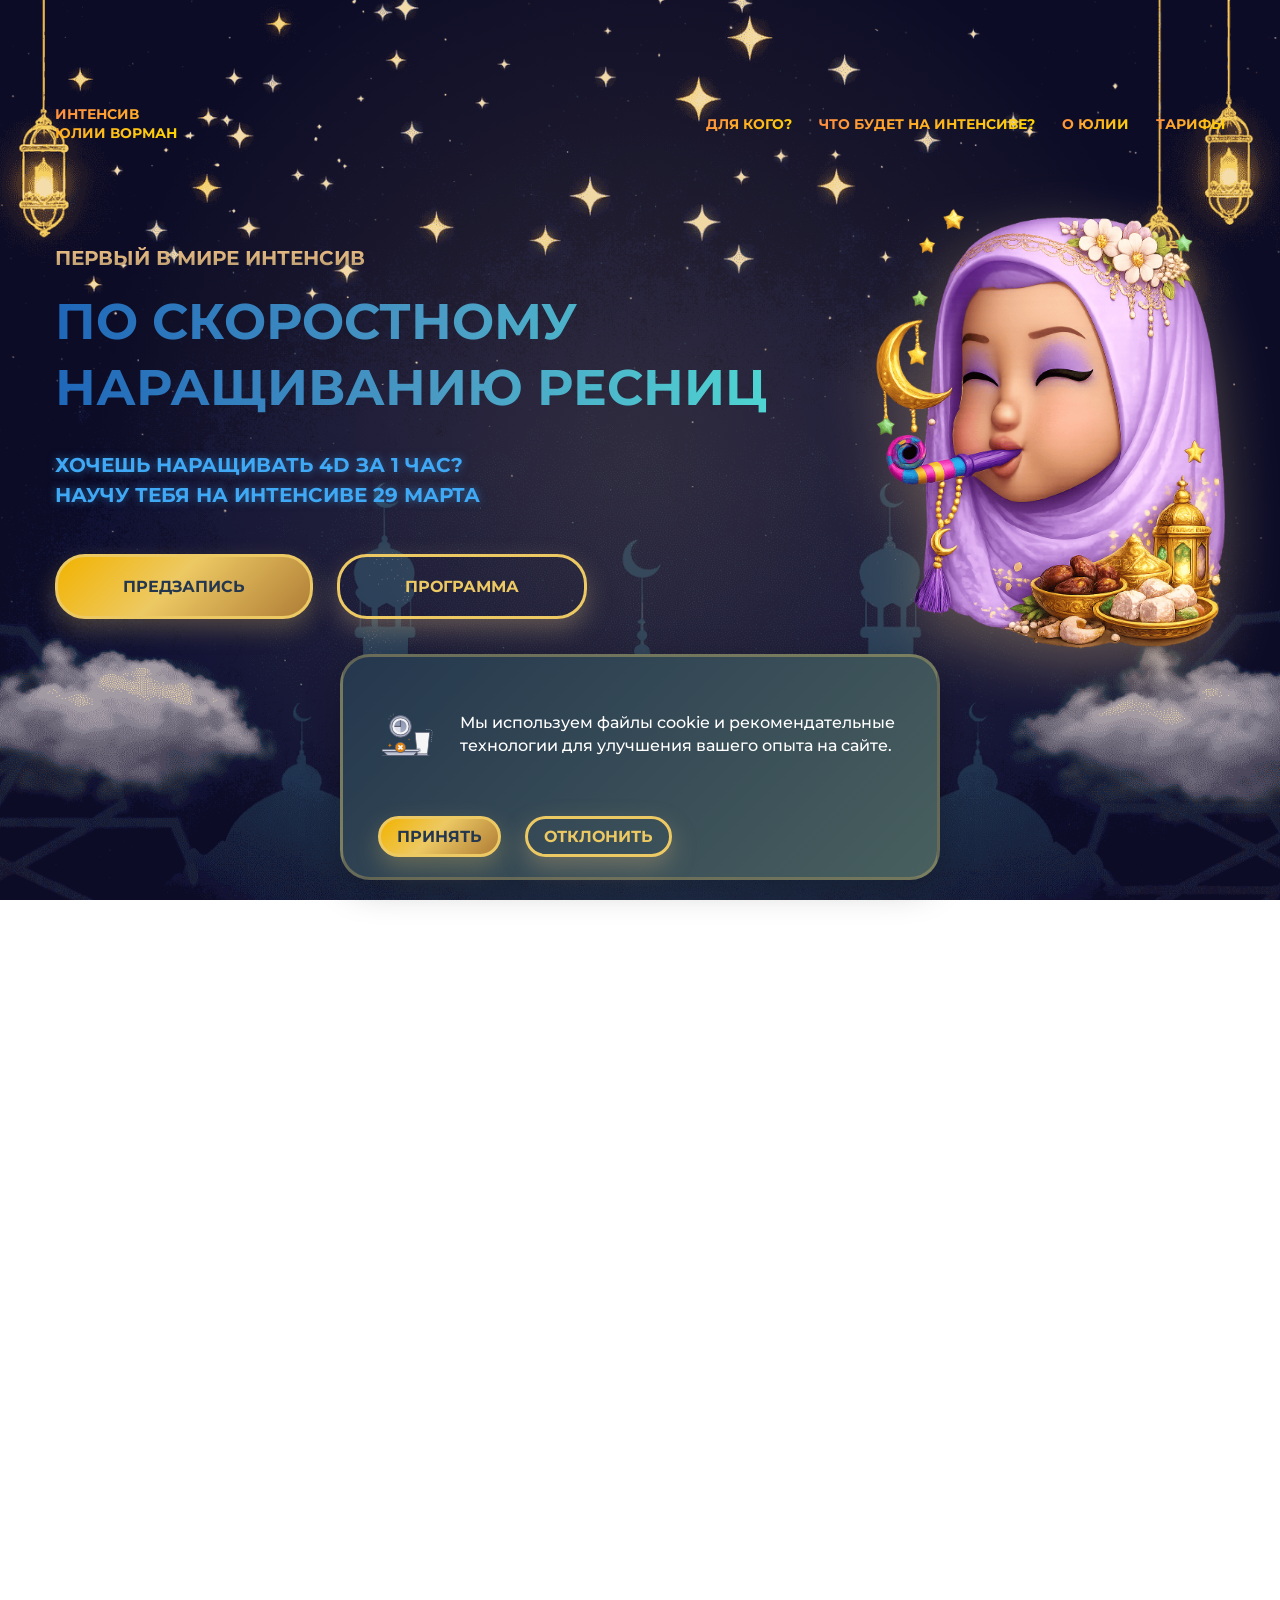
<file: index.html>
<!DOCTYPE html>
<html lang="ru">
<head>
    <meta charset="UTF-8">
    <meta name="viewport" content="width=device-width, initial-scale=1.0, viewport-fit=cover">

    <!-- Для iOS -->
    <meta name="apple-mobile-web-app-capable" content="yes">
    <meta name="apple-mobile-web-app-status-bar-style" content="black-translucent">
    
    <!-- Для Android -->
    <meta name="theme-color" content="#24374e" media="(prefers-color-scheme: light)">
    <meta name="theme-color" content="#24374e" media="(prefers-color-scheme: dark)">

    <title>Онлайн-интенсив по наращиванию ресниц</title>

    <!-- Favicon -->
    <link rel="icon" type="image/png" href="./images/icons/favicon-96x96.png" sizes="96x96" />
    <link rel="icon" type="image/svg+xml" href="./images/icons/favicon.svg" />
    <link rel="shortcut icon" href="./images/icons/favicon.ico" />
    <link rel="apple-touch-icon" sizes="180x180" href="./images/icons/apple-touch-icon.png" />
    <link rel="manifest" href="./images/icons/site.webmanifest" />

    <!-- Для иконок с сайта Boxicons -->
    <link href='https://unpkg.com/boxicons@2.1.4/css/boxicons.min.css' rel='stylesheet'>
    
    <!-- Подключенные файлы CSS -->
    <link rel="stylesheet" href="css/style.css">
    <link rel="stylesheet" href="css/media.css">
</head>
<body>

    <!-- Анимация загрузки -->
    <div class="preloader">
        <div class="mascara-container">
            
            <div class="mascara-bottle"></div>
            
            
            <div class="mascara-cap"></div>
            
            
            <div class="mascara-brush">
                <div class="brush-handle">
                    <div class="brush-head"></div>
                    <div class="brush-bristles"></div>
                </div>
            </div>
            
            
            <div class="mascara-drops">
                <div class="drop"></div>
                <div class="drop"></div>
                <div class="drop"></div>
            </div>
            
            
            <div class="loading-text">Наносим тушь...</div>
        </div>
    </div>

    <div class="background-image">
        <div class="image-overlay"></div>
    </div>

    <!-- Шапка -->
    <header class="header" id="header">
        <div class="container">
            <div class="header__wrapper">
                <div class="header__logo">
                    <a href="index.html" class="logo">Интенсив <br class="br"> Юлии Ворман</a>
                </div>

                <!-- Бургер-меню с SVG -->
                <button class="burger-menu" id="burgerMenu" aria-label="Открыть меню">
                    <!-- SVG для меню (бургер) -->
                    <svg class="burger-icon menu-icon" xmlns="http://www.w3.org/2000/svg" height="24" viewBox="0 -960 960 960" width="24">
                        <path d="M120-240v-80h720v80H120Zm0-200v-80h720v80H120Zm0-200v-80h720v80H120Z"/>
                    </svg>
                
                    <!-- SVG для закрытия (крестик) -->
                    <svg class="burger-icon close-icon" xmlns="http://www.w3.org/2000/svg" height="24" viewBox="0 -960 960 960" width="24">
                        <path d="m256-200-56-56 224-224-224-224 56-56 224 224 224-224 56 56-224 224 224 224-56 56-224-224-224 224Z"/>
                    </svg>
                </button>

                <nav class="nav">
                    <ul class="nav__menu">
                        <li class="nav__list"><a href="#for-whom" class="nav__item">Для кого?</a></li>
                        <li class="nav__list"><a href="#program" class="nav__item">Что будет на интенсиве?</a></li>
                        <li class="nav__list"><a href="#about" class="nav__item">О Юлии</a></li>
                        <li class="nav__list"><a href="#pricing" class="nav__item">Тарифы</a></li>
                    </ul>

                    <svg xmlns="http://www.w3.org/2000/svg" viewBox="0 0 64 64" id="decoration" class="flashflights">
                        <path fill="#830302" d="M12.21 20.43l23.2 7.48L15 21.33C14.07 21 13.12 20.77 12.21 20.43zM36.39 24.33a4.12 4.12 0 01.43 2.46L11.72 18.7a4.21 4.21 0 014.17-2.18 10.7 10.7 0 012 .56l5 1.6 7.75 2.5C32.66 21.84 35.32 22.24 36.39 24.33z"></path>
                        <path fill="#830302" d="M36.82 26.79L11.72 18.7a4.23 4.23 0 014.34-2.16 13.64 13.64 0 012.07.61L23 18.71l8.77 2.83c.73.23 1.48.45 2.2.71A4.25 4.25 0 0136.82 26.79zM35.41 27.91l-2.25 1.16L13.37 22.69c-.38-.75-.75-1.52-1.16-2.26z"></path>
                        <path fill="#830302" d="M35.41,27.91l-2.25,1.16L13.37,22.69c-.38-.75-.75-1.52-1.16-2.26Z"></path>
                        <polygon fill="#830302" points="18.72 48.64 13.66 47.01 16.36 28.69 27.22 32.19 18.72 48.64"></polygon>
                        <path fill="#830302" d="M13.42,24.29,8.75,48.89,21.6,53l10.58-22.7ZM19.76,49.9c-.46.88-2.3-.08-2.93-.28-1.27-.41-2.55-.79-3.81-1.23-.66-.23-1-.55-.9-1.27s.23-1.51.34-2.26l2.32-15.7A9,9,0,0,1,15,27.62c.31-.93,1.06-.59,1.75-.37l7.64,2.46,3.29,1.06c.69.23,1.54.35,1.27,1.33a7.89,7.89,0,0,1-.67,1.29l-1.53,3Z"></path>
                        <polygon fill="#830302" points="16.36 28.69 27.22 32.19 18.72 48.64 13.66 47.01 16.36 28.69"></polygon>
                        <path fill="#830302" d="M13.42 24.29L8.75 48.89 21.6 53l10.58-22.7zM19.76 49.9c-.46.88-2.3-.08-2.93-.28-1.27-.41-2.55-.79-3.81-1.23-.66-.23-1-.55-.9-1.27s.23-1.51.34-2.26l2.32-15.7A9 9 0 0115 27.62c.31-.93 1.06-.59 1.75-.37l7.64 2.46 3.29 1.06c.69.23 1.54.35 1.27 1.33a7.89 7.89 0 01-.67 1.29l-1.53 3zM23.41 55.19l-.55 1.71c-5-1.6-10.07-3.25-15.11-4.87L5.48 51.3 6 49.59l14.81 4.77z"></path>
                        <path fill="#830302" d="M23.41 55.19l-.55 1.71c-5-1.6-10.07-3.25-15.11-4.87L5.48 51.3 6 49.59l14.81 4.77zM20.83 57.82c-.5 1.61-1.5 1.41-2.76 1l-4.82-1.55L8.36 55.69c-1.3-.42-2.3-.77-1.78-2.46z"></path>
                        <path fill="#830302" d="M20.83 57.82c-.5 1.61-1.5 1.41-2.76 1l-4.82-1.55L8.36 55.69c-1.3-.42-2.3-.77-1.78-2.46zM28 16.93l-.53 1.64-3.27-1.06A6.66 6.66 0 0125 15.29 1.72 1.72 0 0128 16.93z"></path>
                        <path fill="#830302" d="M28 16.93l-.53 1.64-3.27-1.06A6.66 6.66 0 0125 15.29 1.72 1.72 0 0128 16.93zM54.93 17.11l-14.32 4.7c-.34-2.13 1.65-2.7 3.22-3.22L47 17.54l3.29-1.08C51.91 15.94 53.92 15.14 54.93 17.11z"></path>
                        <path fill="#830302" d="M54.93,17.11l-14.32,4.7c-.34-2.13,1.65-2.7,3.22-3.22L47,17.54l3.29-1.08C51.91,15.94,53.92,15.14,54.93,17.11Z"></path>
                        <polygon fill="#830302" points="47.77 19.46 40.61 21.81 40.61 21.8 47.77 19.46"></polygon>
                        <polygon fill="#830302" points="54.69 17.98 53.97 19.39 42.73 23.08 41.33 22.36 54.69 17.98"></polygon>
                        <polygon fill="#830302" points="54.69 17.98 53.97 19.39 42.73 23.08 41.33 22.36 54.69 17.98"></polygon>
                        <polygon fill="#830302" points="50.95 34.15 46.04 24.75 52.3 22.7 53.9 33.18 50.95 34.15"></polygon>
                        <path fill="#830302" d="M54,20.19,43.22,23.71l6.11,12.93,7.36-2.41Zm.49,13.6A17.4,17.4,0,0,1,51,34.92c-.73.07-1-1-1.31-1.59l-4.19-8a2.61,2.61,0,0,1-.32-.62c-.07-.55.37-.58.79-.72l4.43-1.45c.58-.19,2.23-1.08,2.58-.35a11,11,0,0,1,.45,2.94l.84,5.46C54.32,31,55.05,33.61,54.44,33.79Z"></path>
                        <polygon fill="#830302" points="52.3 22.7 53.9 33.18 50.95 34.15 46.04 24.75 52.3 22.7"></polygon>
                        <path fill="#830302" d="M54 20.19L43.22 23.71l6.11 12.93 7.36-2.41zm.49 13.6A17.4 17.4 0 0151 34.92c-.73.07-1-1-1.31-1.59l-4.19-8a2.61 2.61 0 01-.32-.62c-.07-.55.37-.58.79-.72l4.43-1.45c.58-.19 2.23-1.08 2.58-.35a11 11 0 01.45 2.94l.84 5.46C54.32 31 55.05 33.61 54.44 33.79zM58.56 35.58q-5 1.68-9.94 3.26l-.35-1.06c3.31-1.09 6.62-2.19 9.94-3.26z"></path>
                        <path fill="#830302" d="M58.56 35.58q-5 1.68-9.94 3.26l-.35-1.06c3.31-1.09 6.62-2.19 9.94-3.26zM57.86 36.6c.12 1.66-2.54 2-3.69 2.39s-3.48 1.66-4.38.26z"></path>
                        <path fill="#830302" d="M57.86 36.6c.12 1.66-2.54 2-3.69 2.39s-3.48 1.66-4.38.26zM47.87 16.48l-1.95.64c-.25-.76-.76-1.92.35-2.28S47.63 15.73 47.87 16.48z"></path>
                        <path fill="#830302" d="M47.87 16.48l-1.95.64c-.25-.76-.76-1.92.35-2.28S47.63 15.73 47.87 16.48zM32 9.34A84.16 84.16 0 018.71 6.05C7.8 5.78 6.89 5.5 6 5.21 5.48 5 3.63 4.73 3.51 4.09 3.31 3 5 3.82 5.38 4c1 .33 2 .65 3 .94a81.48 81.48 0 0011 2.48 83.34 83.34 0 0022.42.39A82.34 82.34 0 0053 5.63Q55.77 4.91 58.45 4c.44-.15 2-1 2 0 .06.74-1.76 1-2.29 1.19A84.13 84.13 0 0132 9.34z"></path>
                        <path fill="#830302" d="M27.57 8.71v4.73a3.5 3.5 0 00-1-.25V10.36c0-.47 0-1 0-1.43C26.62 8.3 27.57 7.84 27.57 8.71zM46.52 7.63V14a2 2 0 00-.75.19V10.34c0-.75 0-1.51 0-2.26a1.62 1.62 0 010-.44C45.9 7.28 46.52 7.05 46.52 7.63z"></path>
                        <polygon fill="#830302" points="27.22 32.19 18.72 48.64 13.66 47.01 16.36 28.69 27.22 32.19"></polygon>
                        <polygon fill="#830302" points="53.9 33.18 50.95 34.15 46.04 24.75 52.3 22.7 53.9 33.18"></polygon>
                        <polygon fill="#fbc104" points="27.22 32.19 18.72 48.64 13.66 47.01 16.36 28.69 27.22 32.19"></polygon>
                        <polygon fill="#fbc104" points="53.9 33.18 50.95 34.15 46.04 24.75 52.3 22.7 53.9 33.18"></polygon>
                    </svg>

                </nav>
            </div>
        </div>
    </header>
        
    <!-- Главный экран -->
    <section class="banner">
        <div class="container">
            <div class="banner__info">
                <p class="banner__mini--title">Первый в мире интенсив</p>
                <h1 class="banner__title">По скоростному наращиванию ресниц</h1>
                <p class="banner__desc">Хочешь наращивать 4D за 1 час? Научу тебя на интенсиве 29 марта</p>
                <div class="btn__container">
                    <a href="#pricing" class="button" aria-label="Sign up">Предзапись</a>
                    <a href="#list__lessons" class="btn" aria-label="Program">Программа</a>
                </div>
            </div>

            <div class="banner__img">
                <img src="./images/main/main_URAZA_BAIRAM/banner_Uraza_Bairam.png" alt="Happy__woman" class="images" width="999" height="1240" fetchpriority="high" decoding="async">
            </div>
        </div>
    </section>

    <!-- Для кого? -->
    <section class="for-whom" id="for-whom">
        <div class="container">
            <div class="for-whom__content">
                <h2 class="for-whom__title">Тебе на интенсив если ты</h2>
                <div class="for-whom__content--item">
                
                    <!-- Карточка 1 -->
                    <div class="for-whom__card-wrapper">
                        <div class="for-whom__card">
                            <img src="./images/expectation/expectation_URAZA_BAIRAM/woman_frowning.png" alt="Печальная девушка" class="for-whom__images" width="853" height="860" loading="lazy" decoding="async">
                            <p class="for-whom__desc">Лашмейкер, который делает наращивание <span class="for-whom__span">дольше одного часа?</span>
                            </p>
                        </div>
                    </div>

                    <!-- Карточка 2 -->
                    <div class="for-whom__card-wrapper">
                        <div class="for-whom__card">
                            <img src="./images/expectation/expectation_URAZA_BAIRAM/woman_student.png" alt="Студентка" class="for-whom__images" width="1024" height="1081" loading="lazy" decoding="async">
                            <p class="for-whom__desc">Мастер, который хочет <span class="for-whom__span">поменять мышление</span> о наращивании ресниц
                            </p>
                        </div>
                    </div>

                    <!-- Карточка 3 -->
                    <div class="for-whom__card-wrapper">
                        <div class="for-whom__card">
                            <img src="./images/expectation/expectation_URAZA_BAIRAM/woman_office-worker.png" alt="Девушка, работающая в офисе" class="for-whom__images" width="1024" height="1065" loading="lazy" decoding="async">
                            <p class="for-whom__desc">Специалист, которому необходимы <span  class="for-whom__span">поддержка и комьюнити рядом</span>
                            </p>
                        </div>
                    </div>
                </div>
            </div>

            <div class="for-whom__content--items">
                <p class="for-whom__text">Зарядись энергией и стань самым знаменитым мастером своего города</p>
                <a href="#pricing" class="button__for-whom" aria-label="Sign up">Предзапись</a>
                <img src="./images/main/main_URAZA_BAIRAM/super_woman--Uraza_Bairam.png" alt="Супер-девушка" class="super__woman--images" loading="lazy" width="1024" height="1081" decoding="async">
            </div>
        </div>
    </section>

    <!-- Что будет на интенсиве? -->
    <section class="program" id="program">
        <div class="container">
            <div class="program__content">
                <h2 class="program__content--title">На интенсиве тебя ждет</h2>
            
                <!-- ВСЕ элементы в одной grid-сетке -->
                <div class="program__content--menu">
                    <!-- Смайлы -->
                    <div class="program__content--list">
                        <img src="./images/expectation/star_struck.png" alt="Смайлик со звёздочками вместо глаз" class="program__images" width="58" height="58" loading="lazy" decoding="async">
                        <p class="program__desc"><span class="program__span">9 уроков</span> с домашними заданиями и проверкой</p>
                    </div>

                    <div class="program__content--list">
                        <img src="./images/expectation/smiling_with-heart-eyes.png" alt="Смайлик с влюблёнными глазами" class="program__images" width="58" height="58" loading="lazy" decoding="async">
                        <p class="program__desc"><span class="program__span">Мастермаинды</span> с обсуждением вопросов</p>
                    </div>

                    <div class="program__content--list">
                        <img src="./images/expectation/money_mouth-face.png" alt="Смайлик с долларами в глазах" class="program__images" width="58" height="58" loading="lazy" decoding="async">
                        <p class="program__desc">Деление на пары и создание <span class="program__span">активного комьюнити</span></p>
                    </div>

                    <!-- Подарки -->
                    <div class="program__content--list">
                        <img src="./images/pricing_plans/pricing_plans_URAZA_BAIRAM/gift.png" alt="Коробка подарок" class="program__images" width="932" height="842" loading="lazy" decoding="async">
                        <p class="program__desc"><span class="program__span">Главный приз за активность на интенсиве</span></p>
                    </div>

                    <div class="program__content--list">
                        <img src="./images/pricing_plans/pricing_plans_URAZA_BAIRAM/gift.png" alt="Коробка подарок" class="program__images" width="932" height="842" loading="lazy" decoding="async">
                        <p class="program__desc"><span class="program__span">Приз за работу для <br>самой активной пары</span></p>
                    </div>

                    <div class="program__content--list">
                        <img src="./images/pricing_plans/pricing_plans_URAZA_BAIRAM/gift.png" alt="Коробка подарок" class="program__images" width="932" height="842" loading="lazy" decoding="async">
                        <p class="program__desc"><span class="program__span">Приз среди сторис с хештегом интенсива</span></p>
                    </div>
                </div>
            </div>
        </div>
    </section>

    <!-- О Юлии Ворман -->
    <section class="about">
        <div class="container">
            <div class="about__content" id="about">
                <h2 class="about__title">И, конечно, Юлия Ворман</h2>
                <p class="about__text"><span class="about__text--span">Больше 12 лет</span> я наращиваю ресницы <span class="about__text--span">за 1 час.</span> В профессии я развиваюсь <span class="about__text--span">с 2008 года</span> и, путём проб и ошибок, дошла <span class="about__text--span">до идеальных результатов!</span> Мои профессиональные навыки сделали меня <span class="about__text--span">многократным призёром,</span> а потом и <span class="about__text--span">судьёй международных чемпионатов по наращиванию ресниц.</span></p>

                <p class="about__text--item">Я основала <span class="about__text--item--span">сеть салонов VERSUS</span> и теперь активно запускаю свои обучения <span class="about__text--item--span">по скоростному наращиванию.</span> Ломаю стереотипы, <span class="about__text--item--span">учу мастеров поднимать чеки и зарабатывать миллионы.</span></p>

                <div class="indicators">
                    <div class="row">
                        <div class="indicator">
                            <h4 class="indicator_title">1 ЧАС</h4>
                            <p class="indicator_text">CAMOE БЫСТРОЕ 5D</p>
                        </div>
            
                        <div class="indicator">
                            <h4 class="indicator_title">12+ ЛЕТ</h4>
                            <p class="indicator_text">РАБОТАЮ В СВОЕЙ СФЕРЕ</p>
                        </div>
                    </div>
        
                    <div class="row">
                        <div class="indicator">
                            <h4 class="indicator_title">1+ МЛН</h4>
                            <p class="indicator_text">В МЕСЯЦ ДЕЛАЮ НА РЕСНИЦАХ</p>
                        </div>
            
                        <div class="indicator">
                            <h4 class="indicator_title">100000+</h4>
                            <p class="indicator_text">КЛИЕНТОК Я ОСЧАСТЛИВИЛА</p>
                        </div>
                    </div>
                </div>

                <p class="about__text--footer">Все мои наращивания я делаю за 1 - максимум 1.5 часа <span class="about__text--footer--span"><br>Хочешь также? Смотри программу и записывайся на интенсив</span></p>
            </div>
            <img src="./images/main/Maria_Lyadova.jpg" alt="Maria_Lyadova" class="about__main--images" width="399" height="491" fetchpriority="high" decoding="async">
        </div>
    </section>

    <!-- Лист уроков интенсива -->
    <section class="list__lessons">
        <div class="container">
            <div class="list__lessons__content">
                <h2 class="list__lessons--title">Вот такая программа интенсива</h2>
            </div>

            <div class="accordion" id="list__lessons">
                
                <!-- Урок 1 -->
                <hr class="accordion-item1">
                <div class="accordion-item">
                    <input type="checkbox" id="lesson1" class="accordion-toggle">
                    <label for="lesson1" class="accordion-label">
                        <span class="lesson-title">Урок <span class="lesson--title--number">1.</span> Вводный урок</span>
                        <span class="icon"></span>
                    </label>
                    <div class="accordion-content">
                        <div class="content-wrapper">
                            <p>Проанализируем основные ошибки в оформлении профиля. <br>Научимся создавать качественную аватарку и понятную, привлекающую шапку. <br>Разберем, как организовать хайлайтсы, чтобы они работали на вас.</p>
                        </div>
                    </div>
                </div>
            
                <!-- Урок 2 -->
                <div class="accordion-item">
                    <input type="checkbox" id="lesson2" class="accordion-toggle">
                    <label for="lesson2" class="accordion-label">
                        <span class="lesson-title">Урок <span class="lesson--title--number">2.</span> Скоростное снятие ресниц</span>
                        <span class="icon"></span>
                    </label>
                    <div class="accordion-content">
                        <div class="content-wrapper">
                            <p>Изучим профессиональные средства для безопасного и быстрого снятия ресниц. <br>Освоим технику аккуратного удаления без повреждения натуральных ресниц. <br>Разберем алгоритм действий, который позволит тратить на процедуру минимум времени.</p>
                        </div>
                    </div>
                </div>
            
                <!-- Урок 3 -->
                <div class="accordion-item">
                    <input type="checkbox" id="lesson3" class="accordion-toggle">
                    <label for="lesson3" class="accordion-label">
                        <span class="lesson-title">Урок <span class="lesson--title--number">3.</span> Работа с клеем. Как продлить носку</span>
                        <span class="icon"></span>
                    </label>
                    <div class="accordion-content">
                        <div class="content-wrapper">
                            <p>Разберем виды клея: как выбрать идеальный состав под температуру и влажность в вашем кабинете. <br>Научимся правильной технике нанесения и дозировки клея, чтобы избежать склеек и обеспечить комфорт. <br>Изучим секреты подготовки натуральных ресниц, которые напрямую влияют на долговечность носки.</p>
                        </div>
                    </div>
                </div>
            
                <!-- Урок 4 -->
                <div class="accordion-item">
                    <input type="checkbox" id="lesson4" class="accordion-toggle">
                    <label for="lesson4" class="accordion-label">
                        <span class="lesson-title">Урок <span class="lesson--title--number">4.</span> Здоровье мастера</span>
                        <span class="icon"></span>
                    </label>
                    <div class="accordion-content">
                        <div class="content-wrapper">
                            <p>Составим эргономичное расписание, чтобы избежать выгорания и равномерно распределять нагрузку. <br>Разберем упражнения для разминки спины, шеи и кистей рук до, после и во время процедуры. <br>Поговорим о важности правильного освещения и организации рабочего места для сохранения зрения и осанки.</p>
                        </div>
                    </div>
                </div>
            
                <!-- Урок 5 -->
                <div class="accordion-item">
                    <input type="checkbox" id="lesson5" class="accordion-toggle">
                    <label for="lesson5" class="accordion-label">
                        <span class="lesson-title">Урок <span class="lesson--title--number">5.</span> Личный бренд В Instagram: почему увядают коммерческие аккаунты</span>
                        <span class="icon"></span>
                    </label>
                    <div class="accordion-content">
                        <div class="content-wrapper">
                            <p>Проанализируем главные ошибки: отсутствие личности в аккаунте и безликий контент. <br>Узнаем, как выстроить доверительные отношения с аудиторией через личную историю и экспертизу. <br>Научимся создавать контент-план, который отражает ваш уникальный подход к работе и привлекает идеальных клиентов.</p>
                        </div>
                    </div>
                </div>

                <!-- Урок 6 -->
                <div class="accordion-item">
                    <input type="checkbox" id="lesson6" class="accordion-toggle">
                    <label for="lesson6" class="accordion-label">
                        <span class="lesson-title">Урок <span class="lesson--title--number">6.</span> Ломаем стереотипы моделирования: чем сложнее придумал, тем сложнее жить</span>
                        <span class="icon"></span>
                    </label>
                    <div class="accordion-content">
                        <div class="content-wrapper">
                            <p>Убедимся, что красиво — не значит сложно: как простота в моделировании выигрывает у вычурных дизайнов. <br>Научимся работать с природными данными клиента, чтобы подчеркнуть достоинства, а не маскировать их. <br>Разберем несколько универсальных и эффектных моделей, которые экономят время и всегда смотрятся выигрышно.</p>
                        </div>
                    </div>
                </div>

                <!-- Урок 7 -->
                <div class="accordion-item">
                    <input type="checkbox" id="lesson7" class="accordion-toggle">
                    <label for="lesson7" class="accordion-label">
                        <span class="lesson-title">Урок <span class="lesson--title--number">7.</span> Классическое наращивание ресниц</span>
                        <span class="icon"></span>
                    </label>
                    <div class="accordion-content">
                        <div class="content-wrapper">
                            <p>Отточим идеальную технику изоляции: отработаем движения до автоматизма для безупречного результата. <br>Разберем правила подбора длины и толщины реснички под природные данные клиента. <br>Узнаем, как добиться максимальной чистоты и аккуратности в классическом наращивании, которая ценится больше всего.</p>
                        </div>
                    </div>
                </div>
            
                <!-- Урок 8 -->
                <div class="accordion-item">
                    <input type="checkbox" id="lesson8" class="accordion-toggle">
                    <label for="lesson8" class="accordion-label">
                        <span class="lesson-title">Урок <span class="lesson--title--number">8.</span> Пучок. Как быстро и правильно оформить тебя, дружок?</span>
                        <span class="icon"></span>
                    </label>
                    <div class="accordion-content">
                        <div class="content-wrapper">
                            <p>Освоим несколько техник быстрого формирования ровного и аккуратного пучка без растрепывания. <br>Разберем частые ошибки при работе с объемом, которые приводят к склейкам и дискомфорту. <br>Научимся правильно подбирать пучки по длине и изгибу для создания гармоничного и естественного взгляда.</p>
                        </div>
                    </div>
                </div>
            
                <!-- Урок 9 -->
                <div class="accordion-item">
                    <input type="checkbox" id="lesson9" class="accordion-toggle">
                    <label for="lesson9" class="accordion-label">
                        <span class="lesson-title">Урок <span class="lesson--title--number">9.</span> Наращиваем объёмы 2D+</span>
                        <span class="icon"></span>
                    </label>
                    <div class="accordion-content">
                        <div class="content-wrapper">
                            <p>Узнаем, как работать с несколькими ресничками одновременно, сохраняя идеальную изоляцию и легкость. <br>Разберем схемы постановки объемов для разных форм глаз, чтобы результат выглядел опрятно. <br>Научимся контролировать расход материалов и время процедуры, чтобы работа с объемами была рентабельной.</p>
                        </div>
                    </div>
                </div>
            </div>

            <div class="list__lessons__content--items">
                <a href="#pricing" class="button__for-whom" aria-label="Sign up">Предзапись</a>
                <p class="list__lessons__desc">Все еще думаешь? <br> А места разбирают уже сейчас</p>
                <img src="./images/main/main_URAZA_BAIRAM/super_woman--Uraza_Bairam.png" alt="Супер-девушка" class="super__woman--images" loading="lazy" decoding="async" width="1024" height="1081">
            </div>
        </div>
    </section>

    <!-- Тарифы -->
    <section class="pricing">
        <div class="container">
            <div class="pricing__content">
                <h2 class="pricing__title">Тарифы участия</h2>
            </div>
            <div class="pricing__content--item">
                <div class="pricing__content__card--wrapper">
                    <div class="pricing__content--card" id="pricing">
                        <h3 class="pricing__content__card--title">Lite (самостоятельный)</h3>
                        <p class="pricing__content--desc"><span class="pricing__content--span">+</span> 9 подробных уроков</p>

                        <p class="pricing__content--desc"><span class="pricing__content--span">+</span> 9 заданий на построение скоростной работы</p>

                        <p class="pricing__content--desc"><span class="pricing__content--span">+</span> чат с единомышленниками</p>

                        <p class="pricing__content--desc"><span class="pricing__content--span">+</span> дополнительный урок: личный бренд для бьюти-сферы</p>

                        <p class="pricing__content--desc"><span class="pricing__content--span">-</span> <s>2 мастермаинда с Юлией Ворман</s></p>

                        <p class="pricing__content--desc"><span class="pricing__content--span">-</span> <s>личное ведение от Юлии Ворман</s></p>

                        <p class="pricing__content--duration">Длительность: 14 дней</p>
                        <div class="pricing__price-block">
                            <p class="pricing__content--condition">Каждые <span class="pricing__content__condition--span"> 20 оплат</span> + 1111 Р.</p>
                            <p class="pricing__content--price"><strong>6666 Р.</strong></p>
                        </div>
                        <div class="pricing__button-spacer"><a href="pre_recording.html?tariff=lite" class="pricing__content--button" target="_blank">Предзапись</a></div>
                        <img src="./images/pricing_plans/pricing_plans_URAZA_BAIRAM/woman_with-class-face.png" alt="woman_with-class-face" class="pricing__content--images" loading="lazy" width="1024" height="1024" decoding="async">
                    </div>

                    <div class="pricing__content--card">
                        <h3 class="pricing__content__card--title">Plus (с куратором)</h3>
                        <p class="pricing__content--desc"><span class="pricing__content--span">+</span> 9 подробных уроков</p>

                        <p class="pricing__content--desc"><span class="pricing__content--span">+</span> 9 заданий на построение скоростной работы</p>

                        <p class="pricing__content--desc"><span class="pricing__content--span">+</span> чат с единомышленниками</p>

                        <p class="pricing__content--desc"><span class="pricing__content--span">+</span> дополнительный урок: личный бренд для бьюти-сферы</p>

                        <p class="pricing__content--desc"><span class="pricing__content--span">+</span> 2 мастермаинда с Юлией Ворман</p>

                        <p class="pricing__content--desc"><span class="pricing__content--span">-</span> <s>личное ведение от Юлии Ворман</s></p>

                        <p class="pricing__content--duration">Длительность: 14 дней</p>
                        <div class="pricing__price-block">
                            <p class="pricing__content--condition">Каждые <span class="pricing__content__condition--span"> 20 оплат</span> + 1111 Р.</p>
                            <p class="pricing__content--price"><strong>11111 Р.</strong></p>
                        </div>
                        <div class="pricing__button-spacer"><a href="pre_recording.html?tariff=plus" class="pricing__content--button" target="_blank">Предзапись</a></div>
                        <img src="./images/pricing_plans/pricing_plans_URAZA_BAIRAM/woman_with-heart-eyes.png" alt="woman_with-heart-eyes" class="pricing__content--images" loading="lazy" decoding="async" width="1024" height="1024">
                    </div>

                    <div class="pricing__content--card">
                        <h3 class="pricing__content__card--title">Bomba (с Юлией Ворман)</h3>
                        <p class="pricing__content--desc"><span class="pricing__content--span">+</span> 9 подробных уроков</p>

                        <p class="pricing__content--desc"><span class="pricing__content--span">+</span> 9 заданий на построение скоростной работы</p>

                        <p class="pricing__content--desc"><span class="pricing__content--span">+</span> чат с единомышленниками</p>

                        <p class="pricing__content--desc"><span class="pricing__content--span">+</span> дополнительный урок: личный бренд для бьюти-сферы</p>

                        <p class="pricing__content--desc"><span class="pricing__content--span">+</span> 3 мастермаинда с Юлией Ворман</p>

                        <p class="pricing__content--desc"><span class="pricing__content--span">+</span> личное ведение от Юлии Ворман</p>

                        <p class="pricing__content--duration">Длительность: 14 дней</p>
                        <div class="pricing__price-block">
                            <p class="pricing__content--condition">Каждые <span class="pricing__content__condition--span"> 20 оплат</span> + 1111 Р.</p>
                            <p class="pricing__content--price"><strong>33333 Р.</strong></p>
                        </div>
                        <div class="pricing__button-spacer"><a href="pre_recording.html?tariff=bomba" class="pricing__content--button" target="_blank">Предзапись</a></div>
    
                        <img src="./images/pricing_plans/pricing_plans_URAZA_BAIRAM/woman_with-star_stuck-face.png" alt="woman_with-star_stuck-face" class="pricing__content--images" loading="lazy" decoding="async" width="1024" height="1024">
                    </div>
                </div>
            </div>
            <div class="pricing__content--stories">
                <img src="./images/pricing_plans/pricing_plans_URAZA_BAIRAM/gift.png" alt="Gift" class="pricing__content__images--gift" loading="lazy" decoding="async" width="932" height="842">
                <p class="pricing__content__stories--text">Идёте на интенсив? Выложите об этом сториз-шаблон с отметкой Юлии Ворман и вас будет ждать розыгрыш дополнительного подарка!</p>
                
                <div class="container__stories">
                    <a href="https://vk.com/uliavorman" class="btn__stories" aria-label="Stories-pattern" target="_blank">сториз-шаблон</a>
                    <a href="https://web.telegram.org/a/#382155805" class="short__name" target="_blank">@ULIAVORMAN</a>
                </div>
            </div>
        </div>
    </section>

    <!-- А такие вопросы могут возникнуть у вас -->
    <section class="questions">
        <div class="container">
            <div class="questions__content">
                <h2 class="questions__title">А такие вопросы могут быть у вас</h2>
            </div>

            <div class="questions__accordion" id="list__questions">
                
                <!-- Вопрос 1 -->
                <hr class="accordion-item1">
                <div class="accordion-item">
                    <input type="checkbox" id="question1" class="accordion-toggle">
                    <label for="question1" class="accordion-label">
                        <span class="question-title">Я точно всему научусь? У меня получится?</span>
                        <span class="icon"></span>
                    </label>
                    <div class="accordion-content">
                        <div class="content-wrapper">
                            <p>Да, конечно, если будешь выполнять все домашние задания в моменте, так же будешь действовать всем указаниям, потому что все очень важно. Так же мы поможем и направим для поисков своего предназначения с помощью нашего ведущего астролога.</p>
                        </div>
                    </div>
                </div>
            
                <!-- Вопрос 2 -->
                <div class="accordion-item">
                    <input type="checkbox" id="question2" class="accordion-toggle">
                    <label for="question2" class="accordion-label">
                        <span class="question-title">Как я буду учиться скоростному наращиванию онлайн?</span>
                        <span class="icon"></span>
                    </label>
                    <div class="accordion-content">
                        <div class="content-wrapper">
                            <p>Обучение проходит онлайн в личном кабинете: изучаешь уроки, выполняешь практические задания на моделях и отправляешь нам на проверку. Мы даем обратную связь, исправляем ошибки и помогаем на каждом этапе. Для результата важно следовать рекомендациям и делать задания вовремя. Дополнительно поддержим твое развитие через консультации астролога для раскрытия потенциала.</p>
                        </div>
                    </div>
                </div>
            
                <!-- Вопрос 3 -->
                <div class="accordion-item">
                    <input type="checkbox" id="question3" class="accordion-toggle">
                    <label for="question3" class="accordion-label">
                        <span class="question-title">Сколько времени будет уходить на выполнение дз?</span>
                        <span class="icon"></span>
                    </label>
                    <div class="accordion-content">
                        <div class="content-wrapper">
                            <p>На каждый урок, для выполнения дз будут предоставлены сутки.</p>
                        </div>
                    </div>
                </div>
            
                <!-- Вопрос 4 -->
                <div class="accordion-item">
                    <input type="checkbox" id="question4" class="accordion-toggle">
                    <label for="question4" class="accordion-label">
                        <span class="question-title">Как часто будут выходить уроки?</span>
                        <span class="icon"></span>
                    </label>
                    <div class="accordion-content">
                        <div class="content-wrapper">
                            <p>Каждый урок будет выходить в 12:00 (мск) Каждый день.</p>
                        </div>
                    </div>
                </div>
            
                <!-- Вопрос 5 -->
                <div class="accordion-item">
                    <input type="checkbox" id="question5" class="accordion-toggle">
                    <label for="question5" class="accordion-label">
                        <span class="question-title">Какая техника будет отрабатываться: ручная или ленточная?</span>
                        <span class="icon"></span>
                    </label>
                    <div class="accordion-content">
                        <div class="content-wrapper">
                            <p>Отрабатывается ручная техника — это золотой стандарт для качественного и долговечного наращивания. Ленточная техника (пучками) изучается отдельно как дополнительный навык, но в основе обучения — мастерство ручного Volume. Такой подход гарантирует безупречный результат и профессиональный рост.</p>
                        </div>
                    </div>
                </div>
            </div>
            <div class="for-whom__content--items">
                <a href="https://web.telegram.org/a/#382155805" target="_blank"><i class='bx bxl-telegram'></i></a>
                <p class="questions__text">У вас есть другой вопрос? Напишите мне в телеграм</p>
                <a href="https://web.telegram.org/a/#382155805" class="button__for-whom" aria-label="Write" target="_blank">Написать</a>
                <img src="./images/main/main_URAZA_BAIRAM/super_woman--Uraza_Bairam.png" alt="Супер-девушка" class="super__woman--images" loading="lazy" width="1024" height="1081" decoding="async">
            </div>
        </div>
    </section>

    <!-- Подвал -->
    <footer class="footer">
        <div class="container">
            <div class="footer__content">
                <!-- Левый блок -->
                <div class="footer__content--item">
                    <a href="index.html" class="footer__logo">Юлия Ворман</a>
                    <p class="inn">ИНН:</p>
                    <p class="ORRNIP">ОГРНИП:</p>
                </div>

                <!-- Центральный блок со стрелкой и иконками -->
                <div class="footer__center">
                    <!-- Стрелка вверх -->
                    <div class="up__button">
                        <a href="#header" class="up__link">
                            <i class='bx bx-up-arrow-alt'></i>
                        </a>
                    </div>
                
                    <!-- Иконки соцсетей -->
                    <div class="social__icons">
                        <a href="https://web.telegram.org/a/#382155805" class="telegram" target="_blank">
                            <?xml version="1.0" encoding="utf-8"?>
                            <svg fill="#FFFFFF" width="20px" height="20px" viewBox="0 0 32 32" xmlns="http://www.w3.org/2000/svg">
                                <path d="M29.919 6.163l-4.225 19.925c-0.319 1.406-1.15 1.756-2.331 1.094l-6.438-4.744-3.106 2.988c-0.344 0.344-0.631 0.631-1.294 0.631l0.463-6.556 11.931-10.781c0.519-0.462-0.113-0.719-0.806-0.256l-14.75 9.288-6.35-1.988c-1.381-0.431-1.406-1.381 0.288-2.044l24.837-9.569c1.15-0.431 2.156 0.256 1.781 2.013z"/>
                            </svg>
                        </a>

                        <a href="https://www.tiktok.com/@ulia_vorman?_t=ZS-8zpLGeSIM48&_r=1" class="tik_tok" target="_blank">
                            <?xml version="1.0" encoding="utf-8"?>
                            <svg width="20px" height="20px" viewBox="0 0 32 32" fill="none" xmlns="http://www.w3.org/2000/svg">
                                <path d="M8.45095 19.7926C8.60723 18.4987 9.1379 17.7743 10.1379 17.0317C11.5688 16.0259 13.3561 16.5948 13.3561 16.5948V13.2197C13.7907 13.2085 14.2254 13.2343 14.6551 13.2966V17.6401C14.6551 17.6401 12.8683 17.0712 11.4375 18.0775C10.438 18.8196 9.90623 19.5446 9.7505 20.8385C9.74562 21.5411 9.87747 22.4595 10.4847 23.2536C10.3345 23.1766 10.1815 23.0889 10.0256 22.9905C8.68807 22.0923 8.44444 20.7449 8.45095 19.7926ZM22.0352 6.97898C21.0509 5.90039 20.6786 4.81139 20.5441 4.04639H21.7823C21.7823 4.04639 21.5354 6.05224 23.3347 8.02482L23.3597 8.05134C22.8747 7.7463 22.43 7.38624 22.0352 6.97898ZM28 10.0369V14.293C28 14.293 26.42 14.2312 25.2507 13.9337C23.6179 13.5176 22.5685 12.8795 22.5685 12.8795C22.5685 12.8795 21.8436 12.4245 21.785 12.3928V21.1817C21.785 21.6711 21.651 22.8932 21.2424 23.9125C20.709 25.246 19.8859 26.1212 19.7345 26.3001C19.7345 26.3001 18.7334 27.4832 16.9672 28.28C15.3752 28.9987 13.9774 28.9805 13.5596 28.9987C13.5596 28.9987 11.1434 29.0944 8.96915 27.6814C8.49898 27.3699 8.06011 27.0172 7.6582 26.6277L7.66906 26.6355C9.84383 28.0485 12.2595 27.9528 12.2595 27.9528C12.6779 27.9346 14.0756 27.9528 15.6671 27.2341C17.4317 26.4374 18.4344 25.2543 18.4344 25.2543C18.5842 25.0754 19.4111 24.2001 19.9423 22.8662C20.3498 21.8474 20.4849 20.6247 20.4849 20.1354V11.3475C20.5435 11.3797 21.2679 11.8347 21.2679 11.8347C21.2679 11.8347 22.3179 12.4734 23.9506 12.8889C25.1204 13.1864 26.7 13.2483 26.7 13.2483V9.91314C27.2404 10.0343 27.7011 10.0671 28 10.0369Z" fill="#EE1D52"/>
                                <path d="M26.7009 9.91314V13.2472C26.7009 13.2472 25.1213 13.1853 23.9515 12.8879C22.3188 12.4718 21.2688 11.8337 21.2688 11.8337C21.2688 11.8337 20.5444 11.3787 20.4858 11.3464V20.1364C20.4858 20.6258 20.3518 21.8484 19.9432 22.8672C19.4098 24.2012 18.5867 25.0764 18.4353 25.2553C18.4353 25.2553 17.4337 26.4384 15.668 27.2352C14.0765 27.9539 12.6788 27.9357 12.2604 27.9539C12.2604 27.9539 9.84473 28.0496 7.66995 26.6366L7.6591 26.6288C7.42949 26.4064 7.21336 26.1717 7.01177 25.9257C6.31777 25.0795 5.89237 24.0789 5.78547 23.7934C5.78529 23.7922 5.78529 23.791 5.78547 23.7898C5.61347 23.2937 5.25209 22.1022 5.30147 20.9482C5.38883 18.9122 6.10507 17.6625 6.29444 17.3494C6.79597 16.4957 7.44828 15.7318 8.22233 15.0919C8.90538 14.5396 9.6796 14.1002 10.5132 13.7917C11.4144 13.4295 12.3794 13.2353 13.3565 13.2197V16.5948C13.3565 16.5948 11.5691 16.028 10.1388 17.0317C9.13879 17.7743 8.60812 18.4987 8.45185 19.7926C8.44534 20.7449 8.68897 22.0923 10.0254 22.991C10.1813 23.0898 10.3343 23.1775 10.4845 23.2541C10.7179 23.5576 11.0021 23.8221 11.3255 24.0368C12.631 24.8632 13.7249 24.9209 15.1238 24.3842C16.0565 24.0254 16.7586 23.2167 17.0842 22.3206C17.2888 21.7611 17.2861 21.1978 17.2861 20.6154V4.04639H20.5417C20.6763 4.81139 21.0485 5.90039 22.0328 6.97898C22.4276 7.38624 22.8724 7.7463 23.3573 8.05134C23.5006 8.19955 24.2331 8.93231 25.1734 9.38216C25.6596 9.61469 26.1722 9.79285 26.7009 9.91314Z" fill="#000000"/>
                                <path d="M4.48926 22.7568V22.7594L4.57004 22.9784C4.56076 22.9529 4.53074 22.8754 4.48926 22.7568Z" fill="#69C9D0"/>
                                <path d="M10.5128 13.7916C9.67919 14.1002 8.90498 14.5396 8.22192 15.0918C7.44763 15.7332 6.79548 16.4987 6.29458 17.354C6.10521 17.6661 5.38897 18.9168 5.30161 20.9528C5.25223 22.1068 5.61361 23.2983 5.78561 23.7944C5.78543 23.7956 5.78543 23.7968 5.78561 23.798C5.89413 24.081 6.31791 25.0815 7.01191 25.9303C7.2135 26.1763 7.42963 26.4111 7.65924 26.6334C6.92357 26.1457 6.26746 25.5562 5.71236 24.8839C5.02433 24.0451 4.60001 23.0549 4.48932 22.7626C4.48919 22.7605 4.48919 22.7584 4.48932 22.7564V22.7527C4.31677 22.2571 3.95431 21.0651 4.00477 19.9096C4.09213 17.8736 4.80838 16.6239 4.99775 16.3108C5.4985 15.4553 6.15067 14.6898 6.92509 14.0486C7.608 13.4961 8.38225 13.0567 9.21598 12.7484C9.73602 12.5416 10.2778 12.3891 10.8319 12.2934C11.6669 12.1537 12.5198 12.1415 13.3588 12.2575V13.2196C12.3808 13.2349 11.4148 13.4291 10.5128 13.7916Z" fill="#69C9D0"/>
                                <path d="M20.5438 4.04635H17.2881V20.6159C17.2881 21.1983 17.2881 21.76 17.0863 22.3211C16.7575 23.2167 16.058 24.0253 15.1258 24.3842C13.7265 24.923 12.6326 24.8632 11.3276 24.0368C11.0036 23.823 10.7187 23.5594 10.4844 23.2567C11.5962 23.8251 12.5913 23.8152 13.8241 23.341C14.7558 22.9821 15.4563 22.1734 15.784 21.2774C15.9891 20.7178 15.9864 20.1546 15.9864 19.5726V3H20.4819C20.4819 3 20.4315 3.41188 20.5438 4.04635ZM26.7002 8.99104V9.9131C26.1725 9.79263 25.6609 9.61447 25.1755 9.38213C24.2352 8.93228 23.5026 8.19952 23.3594 8.0513C23.5256 8.1559 23.6981 8.25106 23.8759 8.33629C25.0192 8.88339 26.1451 9.04669 26.7002 8.99104Z" fill="#69C9D0"/>
                            </svg>
                        </a>

                        <a href="https://vk.com/uliavorman" class="vk" target="_blank">
                            <i class='bx bxl-vk'></i>
                        </a>

                        <a href="https://www.youtube.com/@uliavorman" class="youtube" target="_blank">
                            <i class='bx bxl-youtube'></i>
                        </a>
                    </div>
                </div>

                <!-- Правый блок -->
                <div class="footer__contracts">
                    <a href="index.html" class="political__confidencial">Политика конфиденциальности</a>
                    <a href="index.html" class="oferta">Договор-оферта</a>
                    <a href="index.html" class="hire__me">Связаться с нами</a>
                </div>
            </div>
        </div>
    </footer>

    <!-- Файлы Cookie -->
    <input type="checkbox" id="cookie-toggle" class="cookie-toggle">
    
    <div class="cookie__notifications">
        <div class="container">
            <div class="cookie__content">
                <svg class="cookie-icons" xmlns="http://www.w3.org/2000/svg" xmlns:xlink="http://www.w3.org/1999/xlink" viewBox="0 0 512 512" id="fasting">
                <defs>
                    <linearGradient id="b" x1="358.15" x2="358.15" y1="384.36" y2="458.47" gradientUnits="userSpaceOnUse">
                    <stop offset="0" stop-color="#cacfdd"></stop>
                    <stop offset="1" stop-color="#eef0f1"></stop>
                    </linearGradient>
                    <linearGradient id="a" x1="389.46" x2="389.46" y1="454.97" y2="422.32" gradientUnits="userSpaceOnUse">
                    <stop offset="0" stop-color="#a9afc4"></stop>
                    <stop offset="1" stop-color="#d4d8e5"></stop>
                    </linearGradient>
                    <linearGradient xlink:href="#a" id="c" x1="197.37" x2="197.37" y1="403.78" y2="444.7"></linearGradient>
                    <linearGradient xlink:href="#a" id="d" x1="199.06" x2="199.06" y1="451.5" y2="403.59"></linearGradient>
                    <linearGradient xlink:href="#b" id="e" x1="197.37" x2="197.37" y1="389.03" y2="434.08"></linearGradient>
                    <linearGradient xlink:href="#b" id="f" x1="197.37" x2="197.37" y1="118.01" y2="368.2"></linearGradient>
                </defs>
                <g style="isolation:isolate">
                    <g>
                    <rect width="6" height="20.5" x="108.1" y="85.01" fill="#5e6175" transform="rotate(-45 111.099 95.261)"></rect>
                    <rect width="20.5" height="6" x="87.11" y="116.41" fill="#5e6175"></rect>
                    <rect width="6" height="20.5" x="131.01" y="70.71" fill="#5e6175"></rect>
                    <path fill="#f5f5f5" d="M453.57,237c-5.79,58.61-7,70.91-20.18,204.31H345.53c-1.16-11.79-19-192.49-20.19-204.31Z"></path>
                    <path fill="url(#b)" d="M377.71,395.23A23.75,23.75,0,0,1,354,419h-2.44L344.28,429l-5.69-57.5H354A23.74,23.74,0,0,1,377.71,395.23Z" style="mix-blend-mode:multiply"></path>
                    <path fill="#5e6175" d="M436.11,444.28h-93.3L322,234H456.88Zm-87.87-6h82.43L450.26,240H328.65Z"></path>
                    <path fill="url(#a)" d="M433.39,441.28H345.52l-2.62-26.63a12,12,0,0,0,12,10.84H424a12,12,0,0,0,12-10.84Z"></path>
                    <path fill="#5e6175" d="M436.11,444.28h-93.3l-2.9-29.34c.49,0-1.75.17,6-.59a9,9,0,0,0,9,8.14H424a9,9,0,0,0,9-8.14l6,.59C438.78,417.83,440,404.51,436.11,444.28Zm-87.87-6h82.43l1.18-11.95a15,15,0,0,1-7.81,2.16H354.87a15,15,0,0,1-7.81-2.16Z"></path>
                    <path fill="url(#c)" d="M343.63,403.62c-13.62,18.84-5.94,8.2-14.5,20.05a42.61,42.61,0,0,1-34.51,17.62H101a42.58,42.58,0,0,1-33.84-16.73c-4.66-6.09-6.23-8.16-16-20.94Z"></path>
                    <path fill="url(#d)" d="M36,395.56a8.05,8.05,0,0,1,8-8.05h310a8.06,8.06,0,0,1,0,16.11h-310A8.06,8.06,0,0,1,36,395.56Z"></path>
                    <polygon fill="url(#e)" points="343.63 403.62 332.94 418.4 62.4 418.4 51.1 403.62 343.63 403.62" style="mix-blend-mode:multiply"></polygon>
                    <path fill="#5e6175" d="M354.06,406.62h-310a11.06,11.06,0,0,1,0-22.11h310a11.06,11.06,0,0,1,0,22.11Zm-310-16.11a5.06,5.06,0,0,0,0,10.11h310a5.06,5.06,0,0,0,0-10.11Z"></path>
                    <path fill="#5e6175" d="M294.62,444.28H100.94a45.86,45.86,0,0,1-36.22-17.9L45,400.62H349.5l-17.94,24.8A45.73,45.73,0,0,1,294.62,444.28ZM57.18,406.62l12.31,16.11a39.81,39.81,0,0,0,31.45,15.55H294.62A39.71,39.71,0,0,0,326.7,421.9l11.06-15.28Z"></path>
                    <circle cx="196.33" cy="369.56" r="45.08" fill="#e1830e"></circle>
                    <path fill="#5e6175" d="M196.33,417.65a48.09,48.09,0,1,1,48.08-48.09A48.14,48.14,0,0,1,196.33,417.65Zm0-90.17a42.09,42.09,0,1,0,42.08,42.08A42.13,42.13,0,0,0,196.33,327.48Z"></path>
                    <circle cx="197.37" cy="184.67" r="94.5" fill="#a9afc4"></circle>
                    <path fill="#5e6175" d="M197.37,282.17a97.5,97.5,0,1,1,97.5-97.5A97.61,97.61,0,0,1,197.37,282.17Zm0-189a91.5,91.5,0,1,0,91.5,91.5A91.59,91.59,0,0,0,197.37,93.17Z"></path>
                    <circle cx="197.37" cy="184.67" r="75.13" fill="#f5f5f5"></circle>
                    <path fill="#5e6175" d="M197.37,262.8a78.13,78.13,0,1,1,78.13-78.13A78.22,78.22,0,0,1,197.37,262.8Zm0-150.26a72.13,72.13,0,1,0,72.13,72.13A72.22,72.22,0,0,0,197.37,112.54Z"></path>
                    <circle cx="197.37" cy="184.67" r="53.49" fill="#dee1ec"></circle>
                    <path fill="url(#f)" d="M250.86,184.67a53.49,53.49,0,0,1-53.49,53.49V184.67h-53.5a53.5,53.5,0,0,1,107,0Z" style="mix-blend-mode:multiply"></path>
                    <path fill="url(#f)" d="M250.86,184.67a53.49,53.49,0,0,1-53.49,53.49V184.67h-53.5a53.5,53.5,0,0,1,107,0Z" style="mix-blend-mode:multiply"></path>
                    <polyline fill="none" stroke="#5e6175" stroke-miterlimit="10" stroke-width="10" points="197.37 131.33 197.37 184.67 143.88 184.67"></polyline>
                    <rect width="50.79" height="15.44" x="171.54" y="361.47" fill="#f5f5f5" transform="rotate(-45 196.936 369.196)"></rect>
                    <rect width="15.44" height="50.79" x="189.22" y="343.8" fill="#f5f5f5" transform="rotate(-45 196.936 369.196)"></rect>
                    <rect width="417.57" height="6" x="36" y="438.29" fill="#5e6175"></rect>
                    <path fill="#a9afc4" d="M470.37,318.59l-6-.66.65-6,6,.66Zm1.75-15.9-6-.66.65-6,6,.65Zm1.75-15.91-6-.65.66-6,6,.66Zm1.75-15.9-6-.66.66-6,6,.65ZM477.36,255l-6-.65.65-6,6,.66ZM479,238.75l-6,0a22.28,22.28,0,0,0-.57-5.25l5.84-1.35A28.22,28.22,0,0,1,479,238.75Zm-10.18-13.27a22.86,22.86,0,0,0-3.56-3.92l3.95-4.52a28.55,28.55,0,0,1,4.49,5Zm-11.16-8.28a22,22,0,0,0-5.16-1.07l.52-6a28.58,28.58,0,0,1,6.55,1.36ZM442.76,216h-6v-6h6Zm-16,0h-6v-6h6Z"></path>
                    <path fill="#e1830e" d="M85 350.66a18.91 18.91 0 0118.91 18.9 18.9 18.9 0 0118.9-18.9 18.9 18.9 0 01-18.9-18.91A18.91 18.91 0 0185 350.66zM264 300a8.48 8.48 0 018.49 8.48A8.46 8.46 0 01281 300a8.49 8.49 0 01-8.48-8.49A8.49 8.49 0 01264 300z"></path>
                    </g>
                </g>
                </svg>
                <p class="cookie__text">Мы используем файлы cookie и рекомендательные технологии для улучшения вашего опыта на сайте.</p>
            </div>
            
            <div class="cookie__container--label">
                <label for="cookie-toggle" class="cookie__accept">Принять</label>
                <label for="cookie-toggle" class="cookie__decline">Отклонить</label>
            </div>
        </div>
    </div>

    <script src="./js/script.js"></script>

    <!-- <script>
    document.documentElement.classList.add("no-scroll");
    document.body.classList.add("no-scroll");

    window.addEventListener("load", function () {
        setTimeout(function () {
            document.documentElement.classList.remove("no-scroll");
            document.body.classList.remove("no-scroll");
        }, 4500);
    });
    </script> -->

    <script>
    document.addEventListener("DOMContentLoaded", function () {
        const preloader = document.querySelector(".preloader");
        if (!preloader) return;

        document.documentElement.classList.add("no-scroll");
        document.body.classList.add("no-scroll");

        window.addEventListener("load", function () {
            setTimeout(function () {
                document.documentElement.classList.remove("no-scroll");
                document.body.classList.remove("no-scroll");
            }, 4500);
        });
    });
    </script>
</body>
</html>
</file>
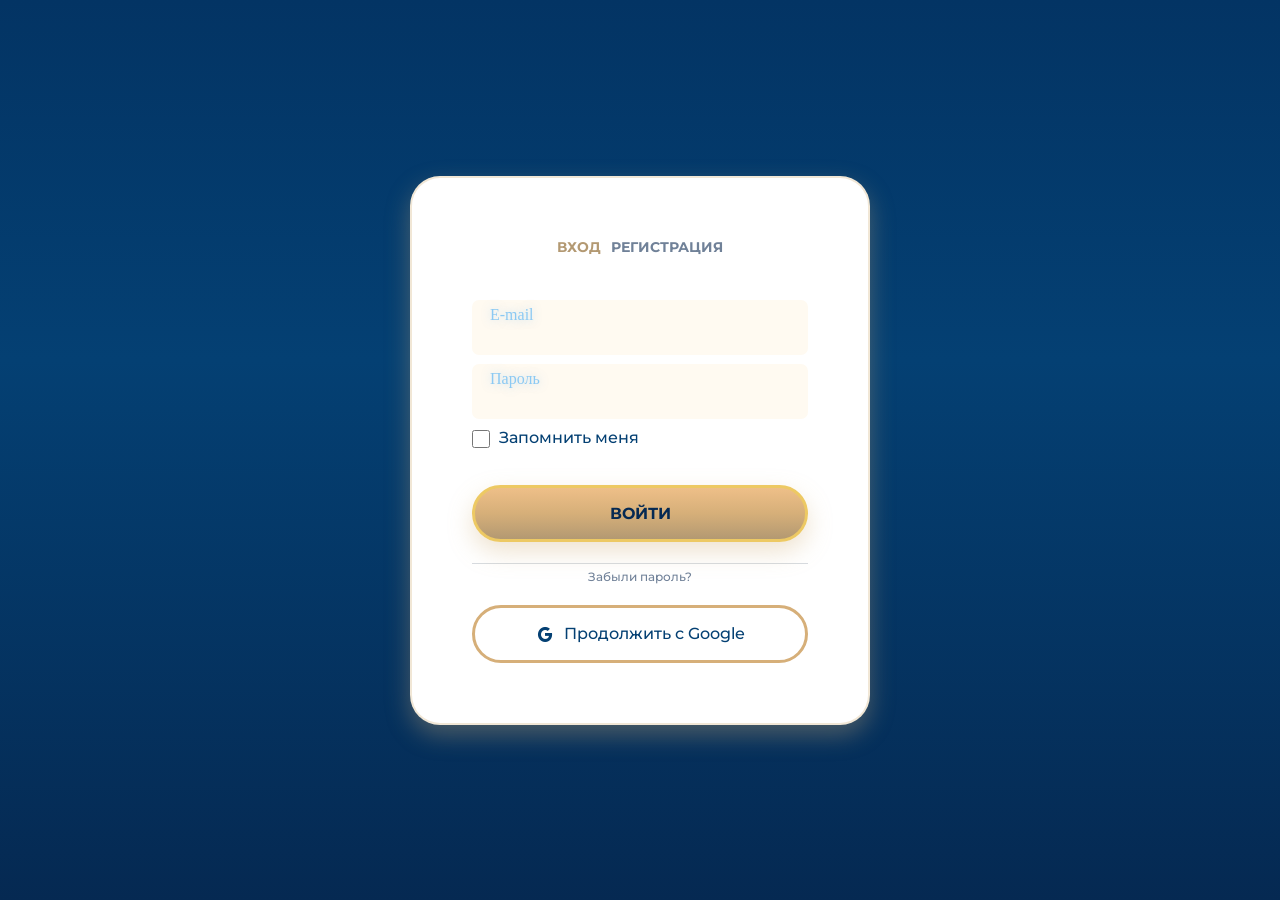
<file: login.html>
<!DOCTYPE html>
<html lang="ru">
<head>
    <meta charset="UTF-8">
    <meta name="viewport" content="width=device-width, initial-scale=1.0, viewport-fit=cover">

    <!-- Для iOS -->
    <meta name="apple-mobile-web-app-capable" content="yes">
    <meta name="apple-mobile-web-app-status-bar-style" content="black-translucent">
    
    <!-- Для Android -->
    <meta name="theme-color" content="#24374e" media="(prefers-color-scheme: light)">
    <meta name="theme-color" content="#24374e" media="(prefers-color-scheme: dark)">

    <title>Онлайн-интенсив по наращиванию ресниц</title>

    <!-- Favicon -->
    <link rel="icon" type="image/png" href="./images/icons/favicon-96x96.png" sizes="96x96" />
    <link rel="icon" type="image/svg+xml" href="./images/icons/favicon.svg" />
    <link rel="shortcut icon" href="./images/icons/favicon.ico" />
    <link rel="apple-touch-icon" sizes="180x180" href="./images/icons/apple-touch-icon.png" />
    <link rel="manifest" href="./images/icons/site.webmanifest" />

    <link href='https://unpkg.com/boxicons@2.1.4/css/boxicons.min.css' rel='stylesheet'>
    
    <link rel="stylesheet" href="css/style.css">
    <link rel="stylesheet" href="css/media.css">
</head>
<body>
    <form action="/submit" class="form" method="POST" novalidate>
        <div class="form__container">

            <div class="form__tabs">
                <a href="login.html" class="form__tab form__tab--active">Вход</a>
                <a href="registration.html" class="form__tab">Регистрация</a>
            </div>
                
            <div class="form__container--group">

                <div class="form__field">
                    <label for="email" class="label">E-mail</label>
                    <input type="email" id="email" name="email" required>
                </div>

                <div class="form__field">
                    <label for="password" class="label">Пароль</label>
                    <input type="password" id="password" name="password" required>
                </div>

                <label for="remember-me" class="remember__me"><input type="checkbox" id="remember-me" name="remember-me" required class="checkbox">Запомнить меня</label>
            </div>

            <button type="submit" class="btn__register">Войти</button>

            <hr class="hr">
            <a href="#" class="forgot__password">Забыли пароль?</a>

            <a href="#" class="btn__continue"><i class='bx bxl-google'></i>Продолжить с Google</a>
        </div>
    </form>
</body>
</html>
</file>
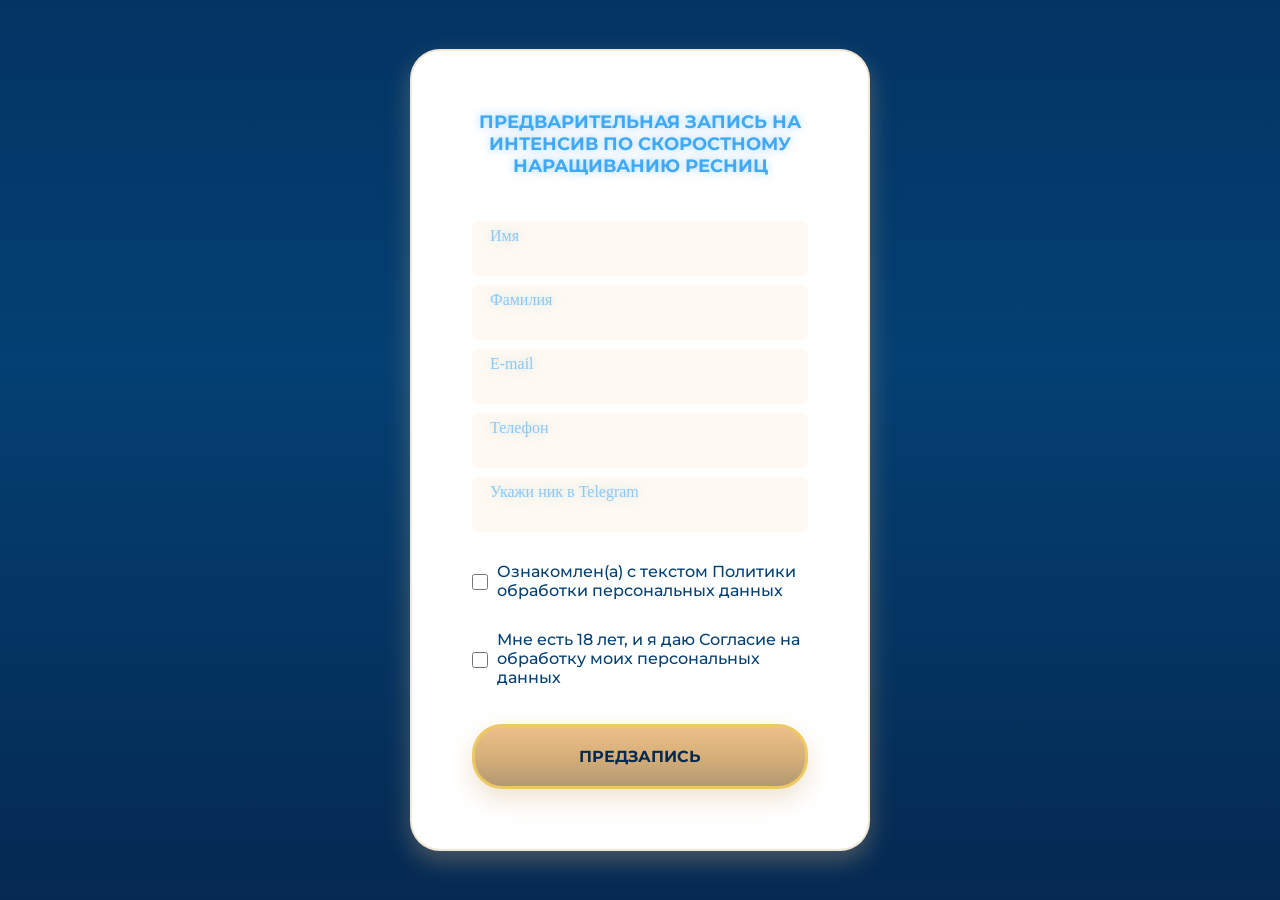
<file: pre_recording.html>
<!DOCTYPE html>
<html lang="ru">
<head>
    <meta charset="UTF-8">
    <meta name="viewport" content="width=device-width, initial-scale=1.0, viewport-fit=cover">

    <!-- Для iOS -->
    <meta name="apple-mobile-web-app-capable" content="yes">
    <meta name="apple-mobile-web-app-status-bar-style" content="black-translucent">
    
    <!-- Для Android -->
    <meta name="theme-color" content="#24374e" media="(prefers-color-scheme: light)">
    <meta name="theme-color" content="#24374e" media="(prefers-color-scheme: dark)">

    <title>Онлайн-интенсив по наращиванию ресниц</title>

    <!-- Favicon -->
    <link rel="icon" type="image/png" href="./images/icons/favicon-96x96.png" sizes="96x96" />
    <link rel="icon" type="image/svg+xml" href="./images/icons/favicon.svg" />
    <link rel="shortcut icon" href="./images/icons/favicon.ico" />
    <link rel="apple-touch-icon" sizes="180x180" href="./images/icons/apple-touch-icon.png" />
    <link rel="manifest" href="./images/icons/site.webmanifest" />

    <link href='https://unpkg.com/boxicons@2.1.4/css/boxicons.min.css' rel='stylesheet'>
    
    <link rel="stylesheet" href="css/style.css">
    <link rel="stylesheet" href="css/media.css">
</head>
<body>
    <form class="form" id="pre-recording-form">
    
    <!-- Скрытое поле для тарифа -->
    <input type="hidden" name="tariff" id="tariff-field">
    
    <div class="form__container">
        <div class="form__tabs--recording">
            <h3 class="form__tabs-recording--title">
                Предварительная запись на интенсив по скоростному наращиванию ресниц
            </h3>
        </div>
            
        <div class="form__container--group">
            <div class="form__field">
                <label for="name" class="label">Имя</label>
                <input type="text" id="name" name="name" required>
            </div>

            <div class="form__field">
                <label for="surname" class="label">Фамилия</label>
                <input type="text" id="surname" name="surname" required>
            </div>

            <div class="form__field">
                <label for="email" class="label">E-mail</label>
                <input type="email" id="email" name="email" required>
            </div>

            <div class="form__field">
                <label for="telephone" class="label">Телефон</label>
                <input type="tel" id="telephone" name="telephone" required>
            </div>

            <div class="form__field">
                <label for="telegram-username" class="label">Укажи ник в Telegram</label>
                <input type="text" id="telegram-username" name="telegram_username" required>
            </div>

            <label for="policy-agreement" class="remembers__me">
                <input type="checkbox" id="policy-agreement" name="policy-agreement" required class="checkbox">
                Ознакомлен(а) с текстом Политики обработки персональных данных
            </label>

            <label for="age-agreement" class="remembers__me">
                <input type="checkbox" id="age-agreement" name="age-agreement" required class="checkbox">
                Мне есть 18 лет, и я даю Согласие на обработку моих персональных данных
            </label>
        </div>

        <button type="submit" class="btn__pre--recording" aria-label="pre_recording">Предзапись</button>
    </div>
</form>

<!-- Модалка -->
<div class="modal-overlay" id="success-modal" aria-hidden="true">
    <div class="modal" role="dialog" aria-modal="true" aria-labelledby="modal-title">
        <button class="modal__close" type="button" aria-label="Закрыть">×</button>

        <div class="form__success">
            <h3 class="form__success-title">Заявка принята ✅</h3>
            <p class="form__success-text">Перейдите в Telegram-бота и отправьте код подтверждения:</p>

            <div class="form__code-wrapper">
                <div class="form__code" id="confirm-code">000000</div>
                <a href="https://t.me/Lash_course_bot" target="_blank" class="form__bot-btn">Перейти в бота</a>
            </div>
        </div>
    </div>
</div>

<div id="result-container"></div>

<script src="js/script.js"></script>
<script src="js/modal.js"></script>
</body>
</html>
</file>
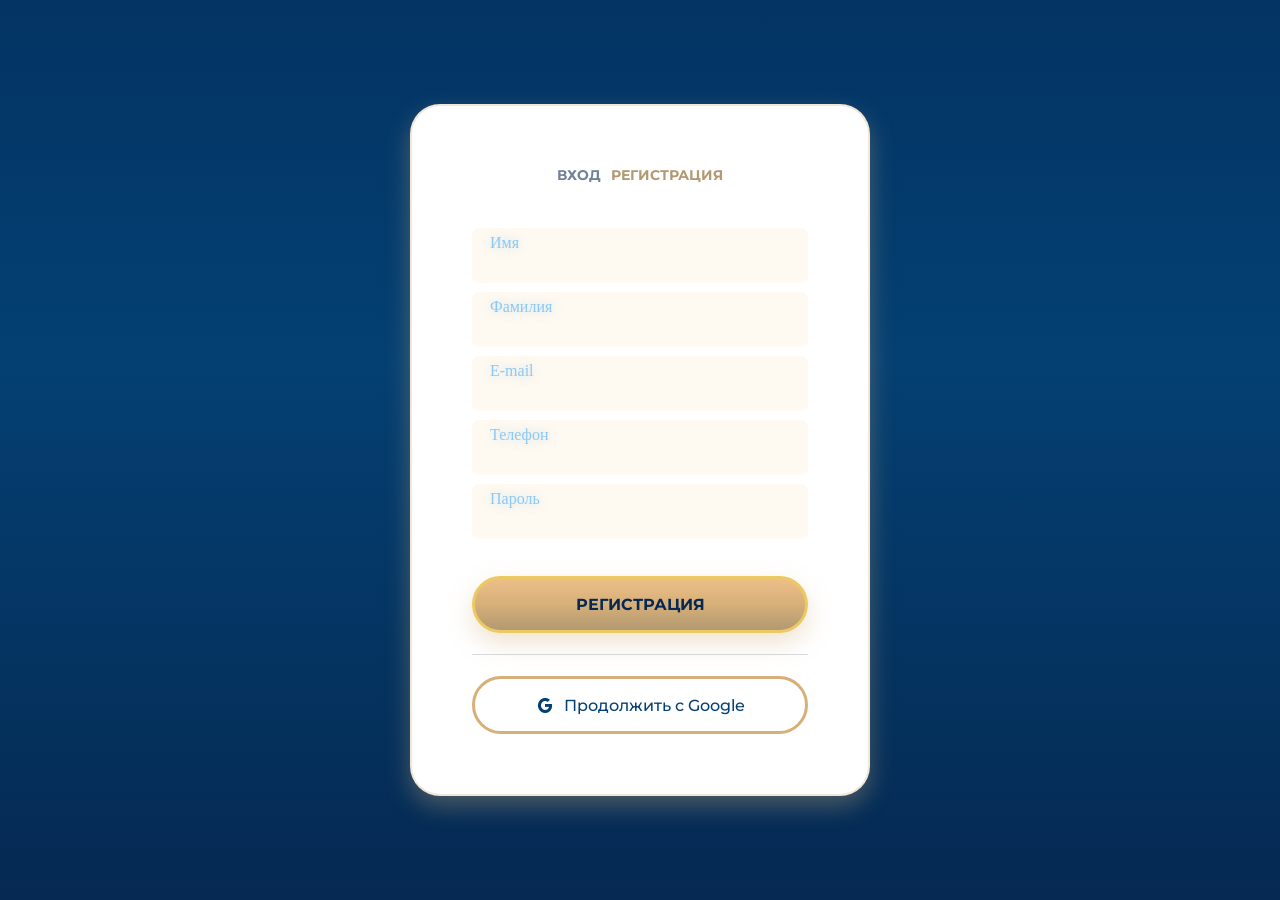
<file: registration.html>
<!DOCTYPE html>
<html lang="ru">
<head>
    <meta charset="UTF-8">
    <meta name="viewport" content="width=device-width, initial-scale=1.0, viewport-fit=cover">

    <!-- Для iOS -->
    <meta name="apple-mobile-web-app-capable" content="yes">
    <meta name="apple-mobile-web-app-status-bar-style" content="black-translucent">
    
    <!-- Для Android -->
    <meta name="theme-color" content="#24374e" media="(prefers-color-scheme: light)">
    <meta name="theme-color" content="#24374e" media="(prefers-color-scheme: dark)">

    <title>Онлайн-интенсив по наращиванию ресниц</title>

    <!-- Favicon -->
    <link rel="icon" type="image/png" href="./images/icons/favicon-96x96.png" sizes="96x96" />
    <link rel="icon" type="image/svg+xml" href="./images/icons/favicon.svg" />
    <link rel="shortcut icon" href="./images/icons/favicon.ico" />
    <link rel="apple-touch-icon" sizes="180x180" href="./images/icons/apple-touch-icon.png" />
    <link rel="manifest" href="./images/icons/site.webmanifest" />

    <link href='https://unpkg.com/boxicons@2.1.4/css/boxicons.min.css' rel='stylesheet'>
    
    <link rel="stylesheet" href="css/style.css">
    <link rel="stylesheet" href="css/media.css">
</head>
<body>
    <form action="/submit" class="form" method="POST" novalidate>
        <div class="form__container">

            <div class="form__tabs">
                <a href="login.html" class="form__tab">Вход</a>
                <a href="registration.html" class="form__tab form__tab--active">Регистрация</a>
            </div>
                
            <div class="form__container--group">

                <div class="form__field">
                    <label for="name" class="label">Имя</label>
                    <input type="text" id="name" name="name" required>
                </div>

                <div class="form__field">
                    <label for="surname" class="label">Фамилия</label>
                    <input type="text" id="surname" name="surname" required>
                </div>

                <div class="form__field">
                    <label for="email" class="label">E-mail</label>
                    <input type="email" id="email" name="email" required>
                </div>

                <div class="form__field">
                    <label for="telephone" class="label">Телефон</label>
                    <input type="tel" id="telephone" name="telephone" required>
                </div>

                <div class="form__field">
                    <label for="password" class="label">Пароль</label>
                    <input type="password" id="password" name="password" required>
                </div>
            </div>

            <button type="submit" class="btn__register">Регистрация</button>

            <hr class="hr">

            <a href="#" class="btn__continue"><i class='bx bxl-google'></i>Продолжить с Google</a>
        </div>
    </form>
</body>
</html>
</file>
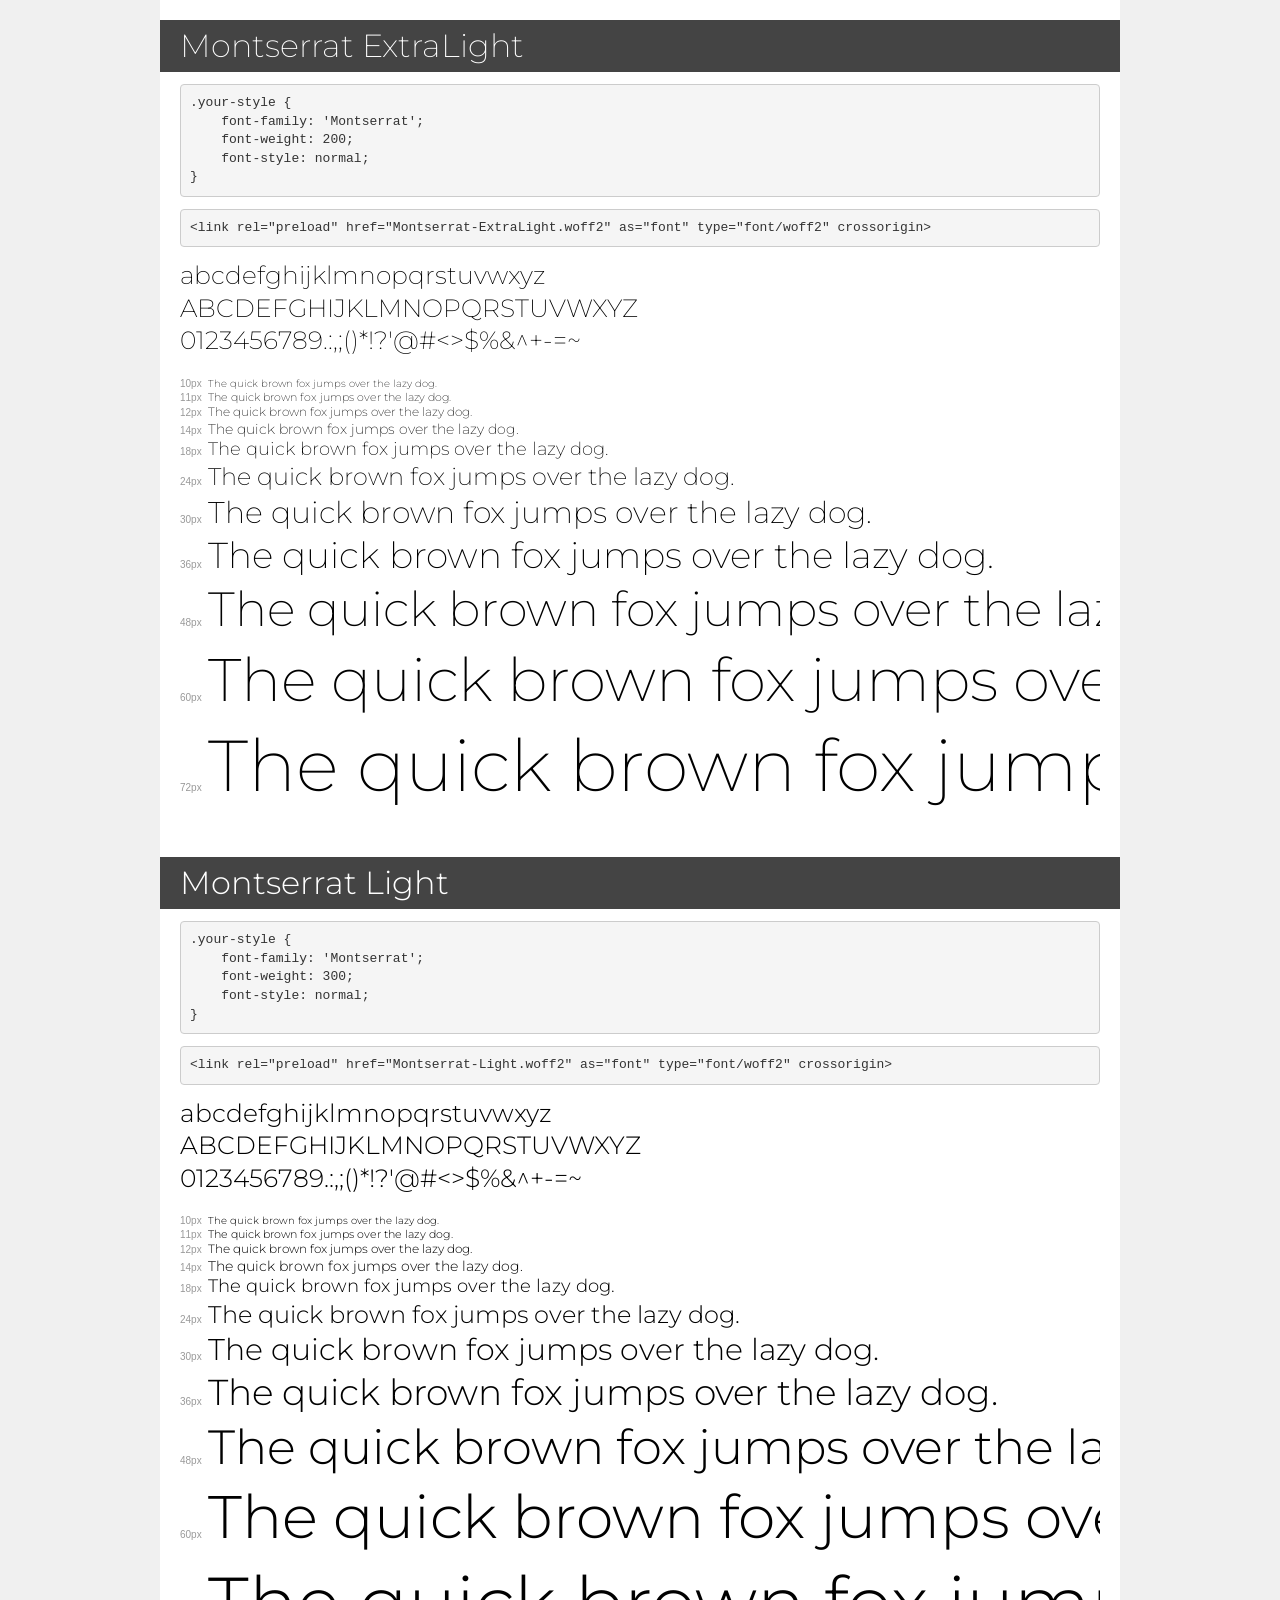
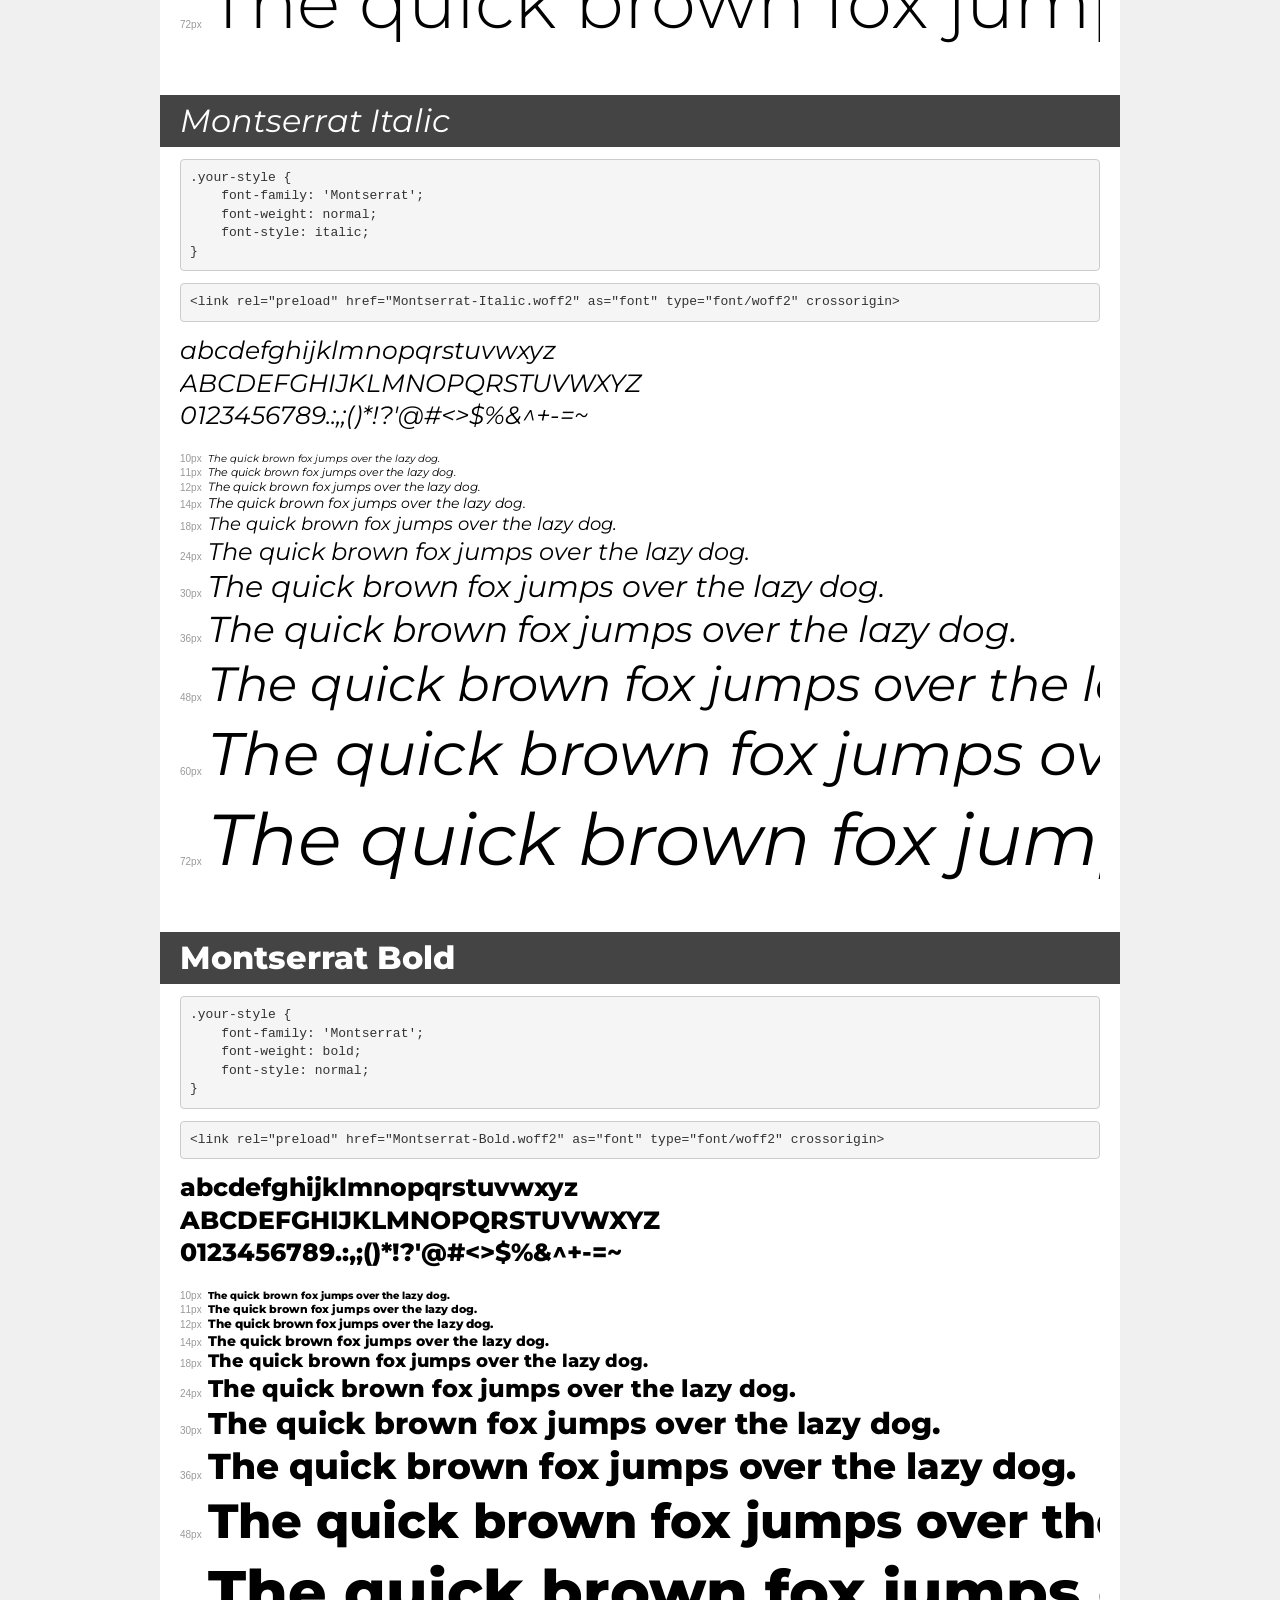
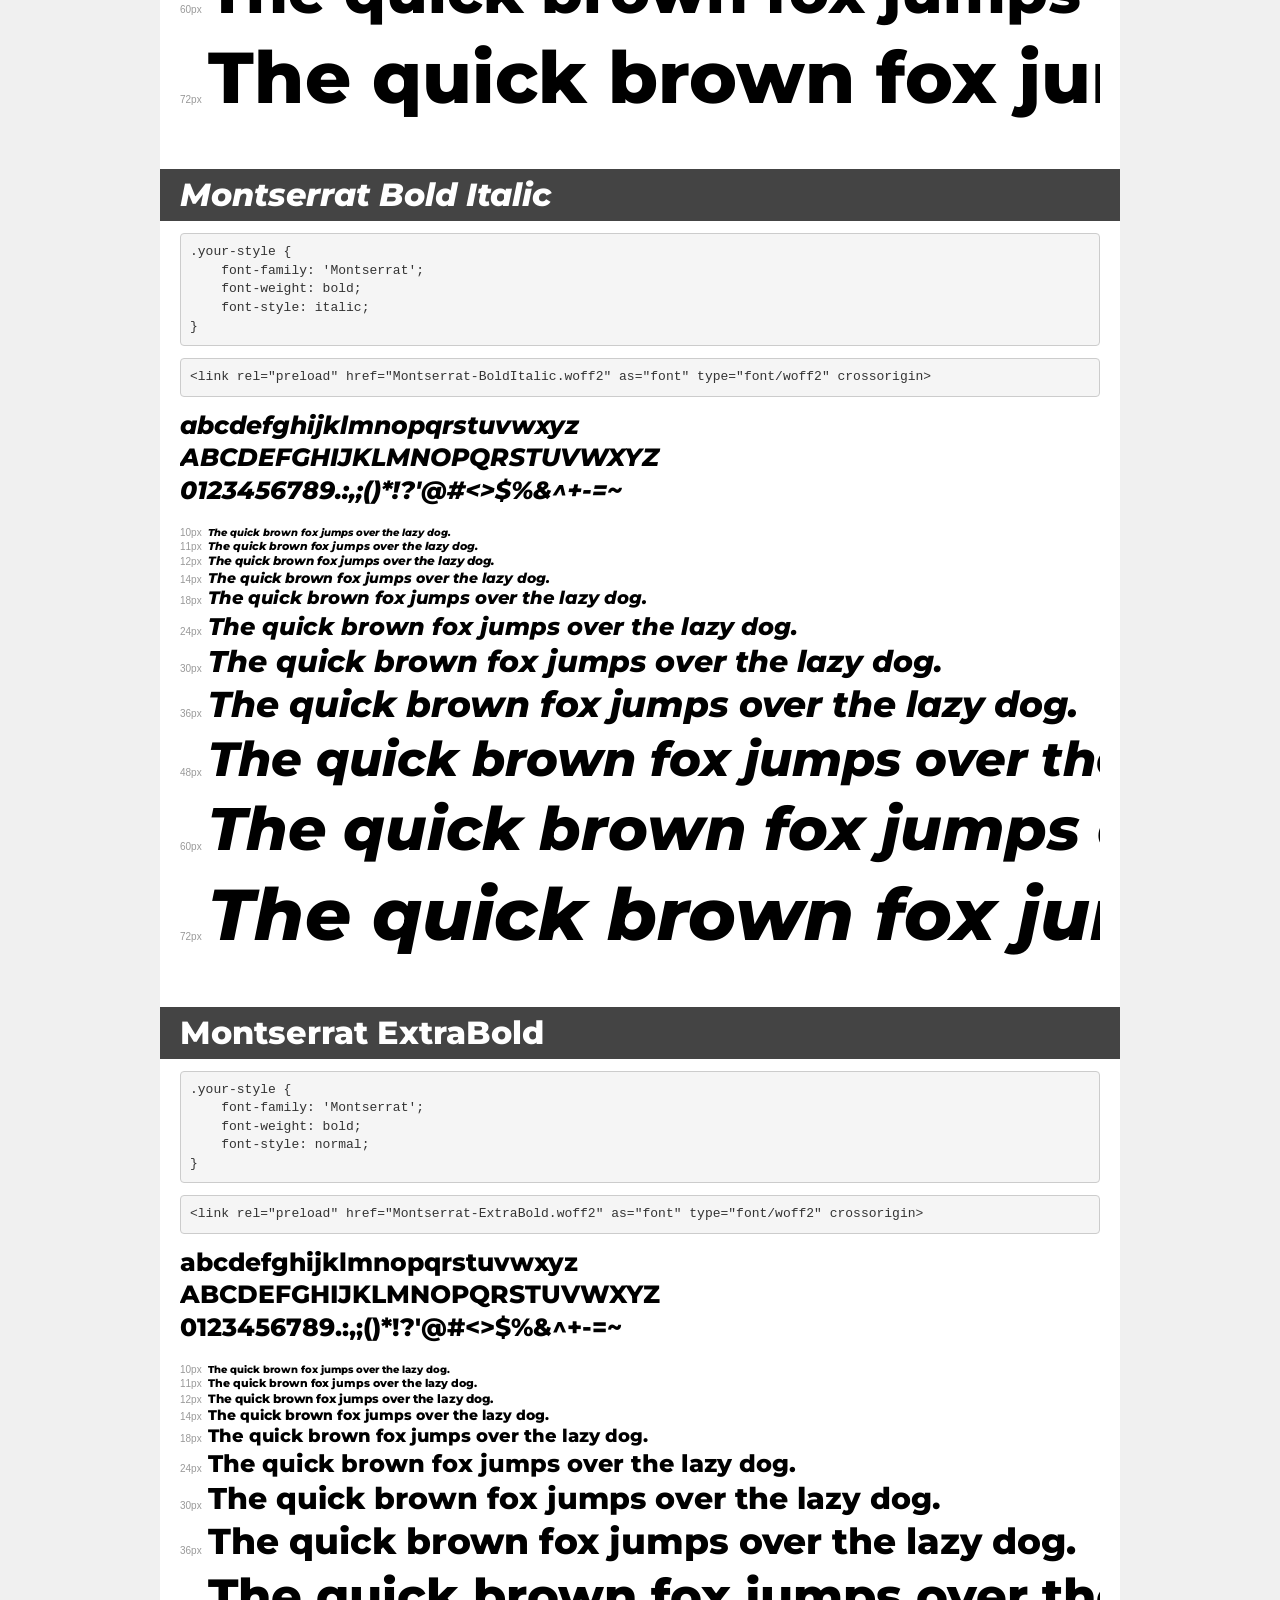
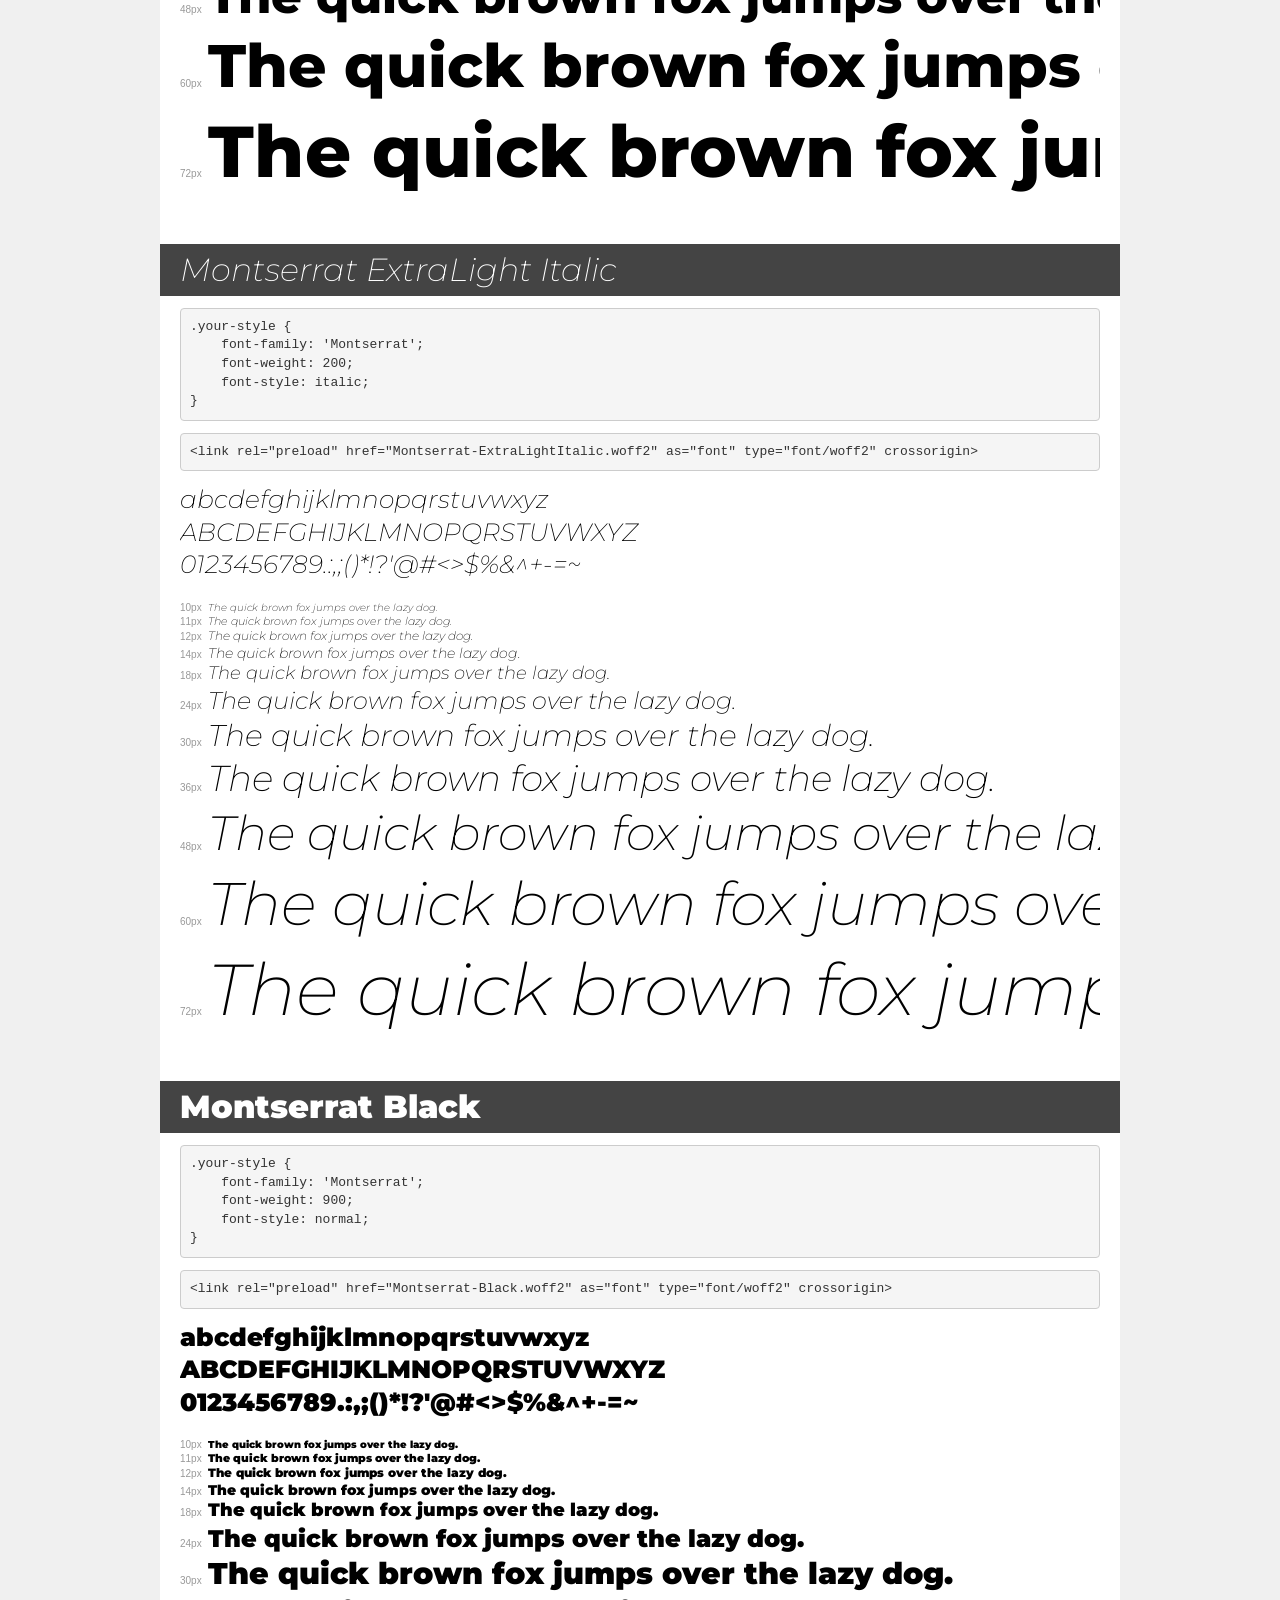
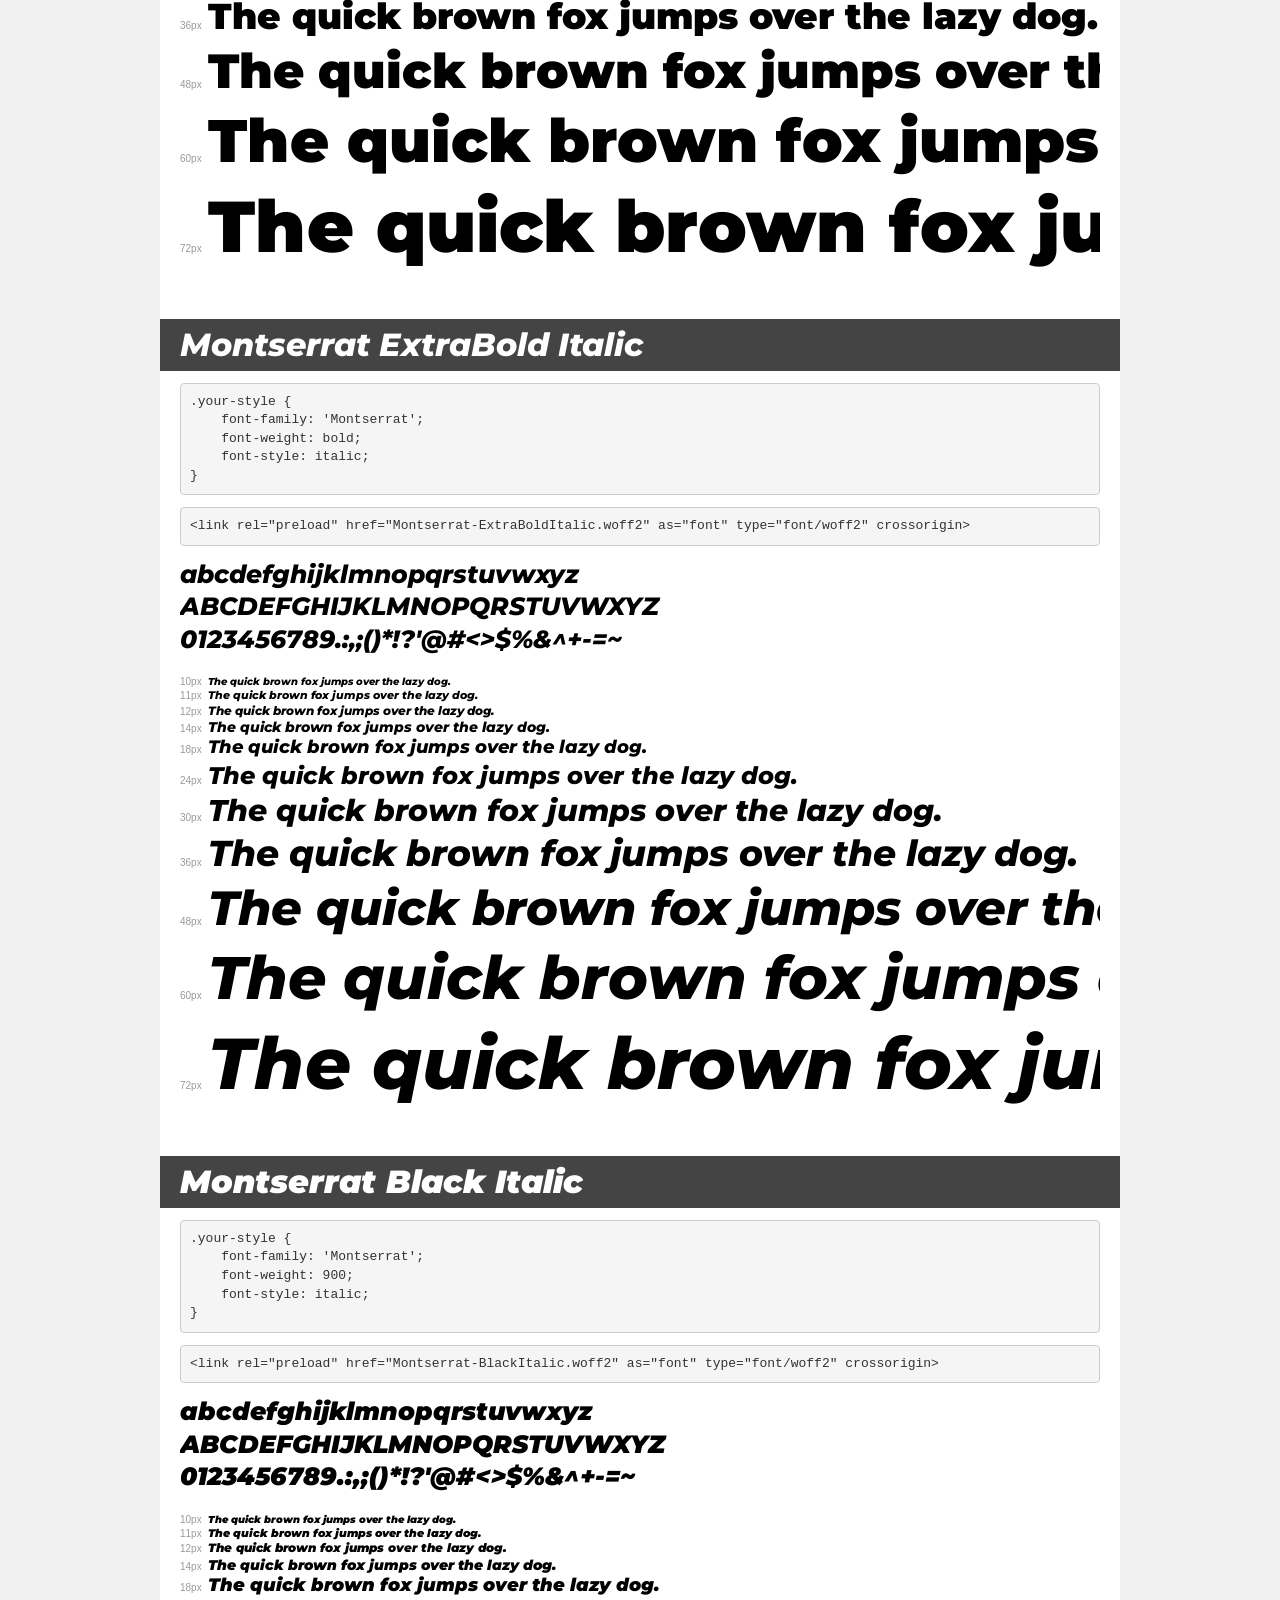
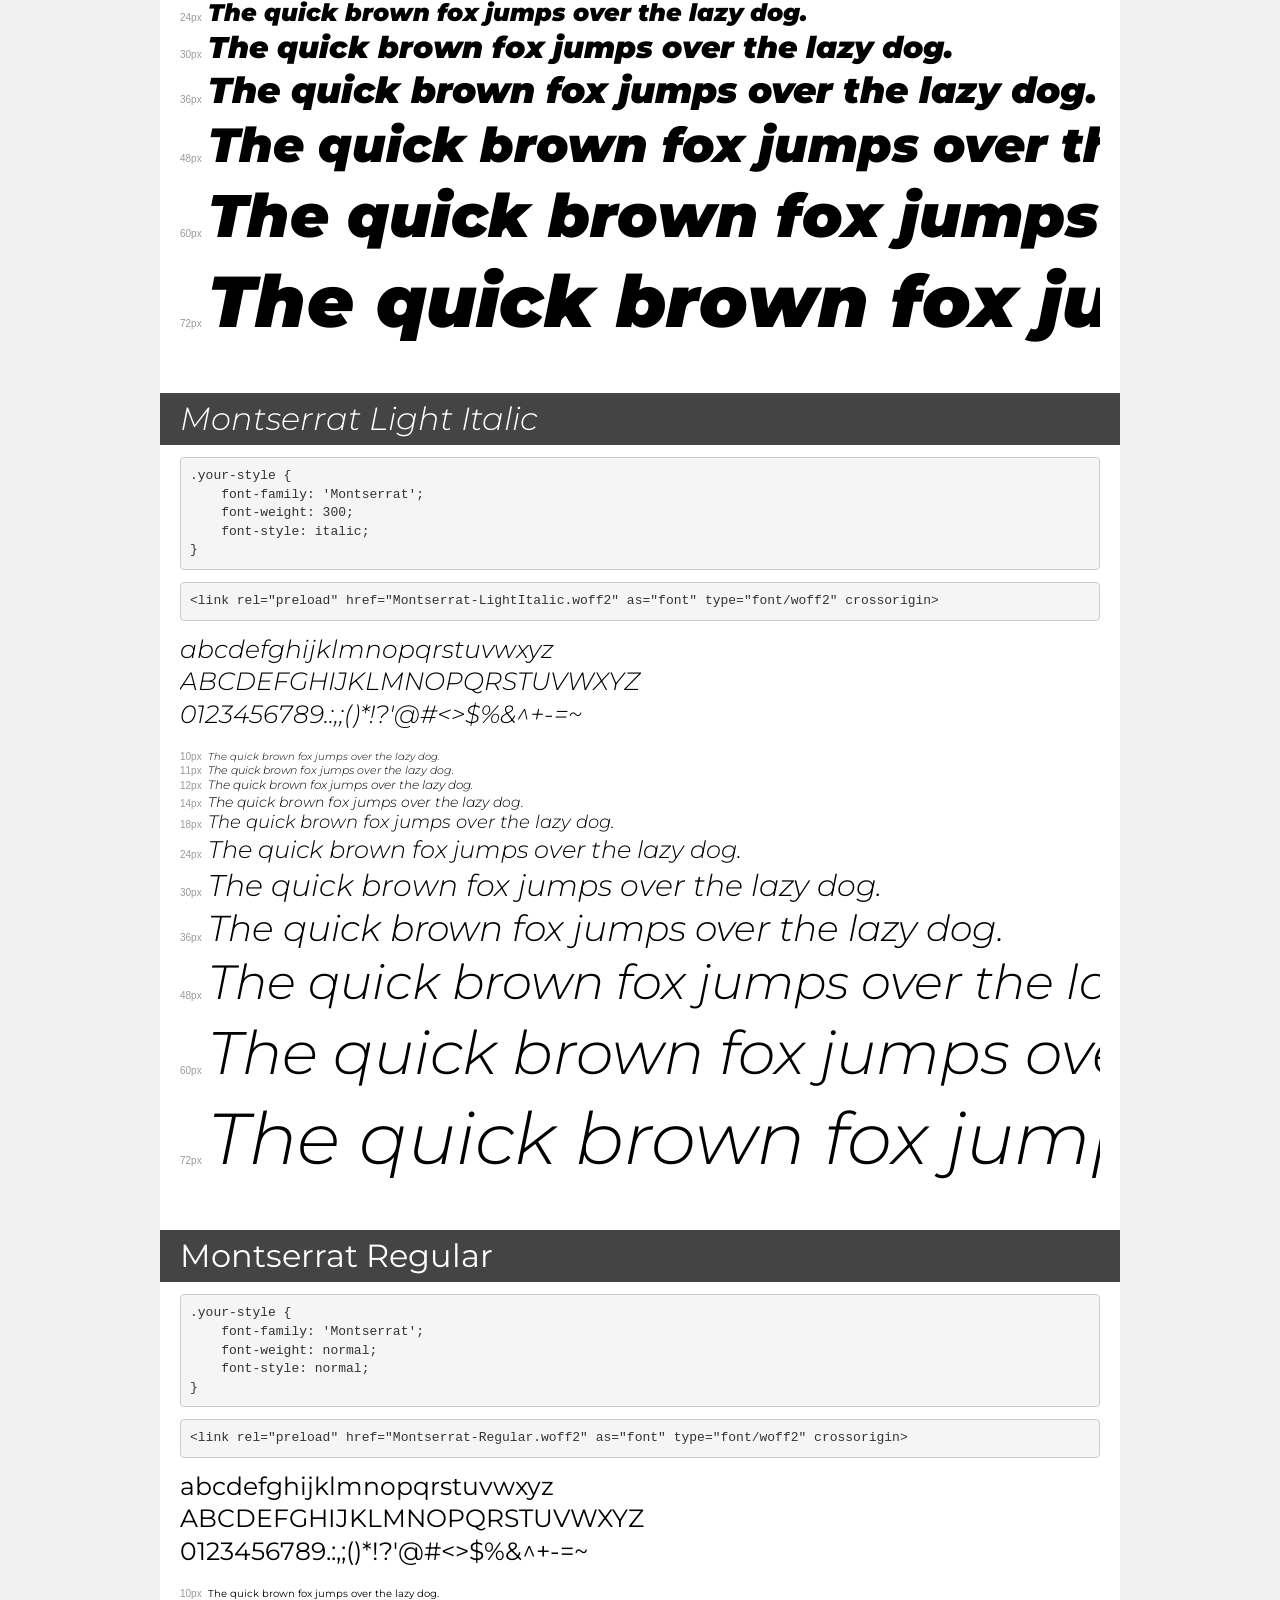
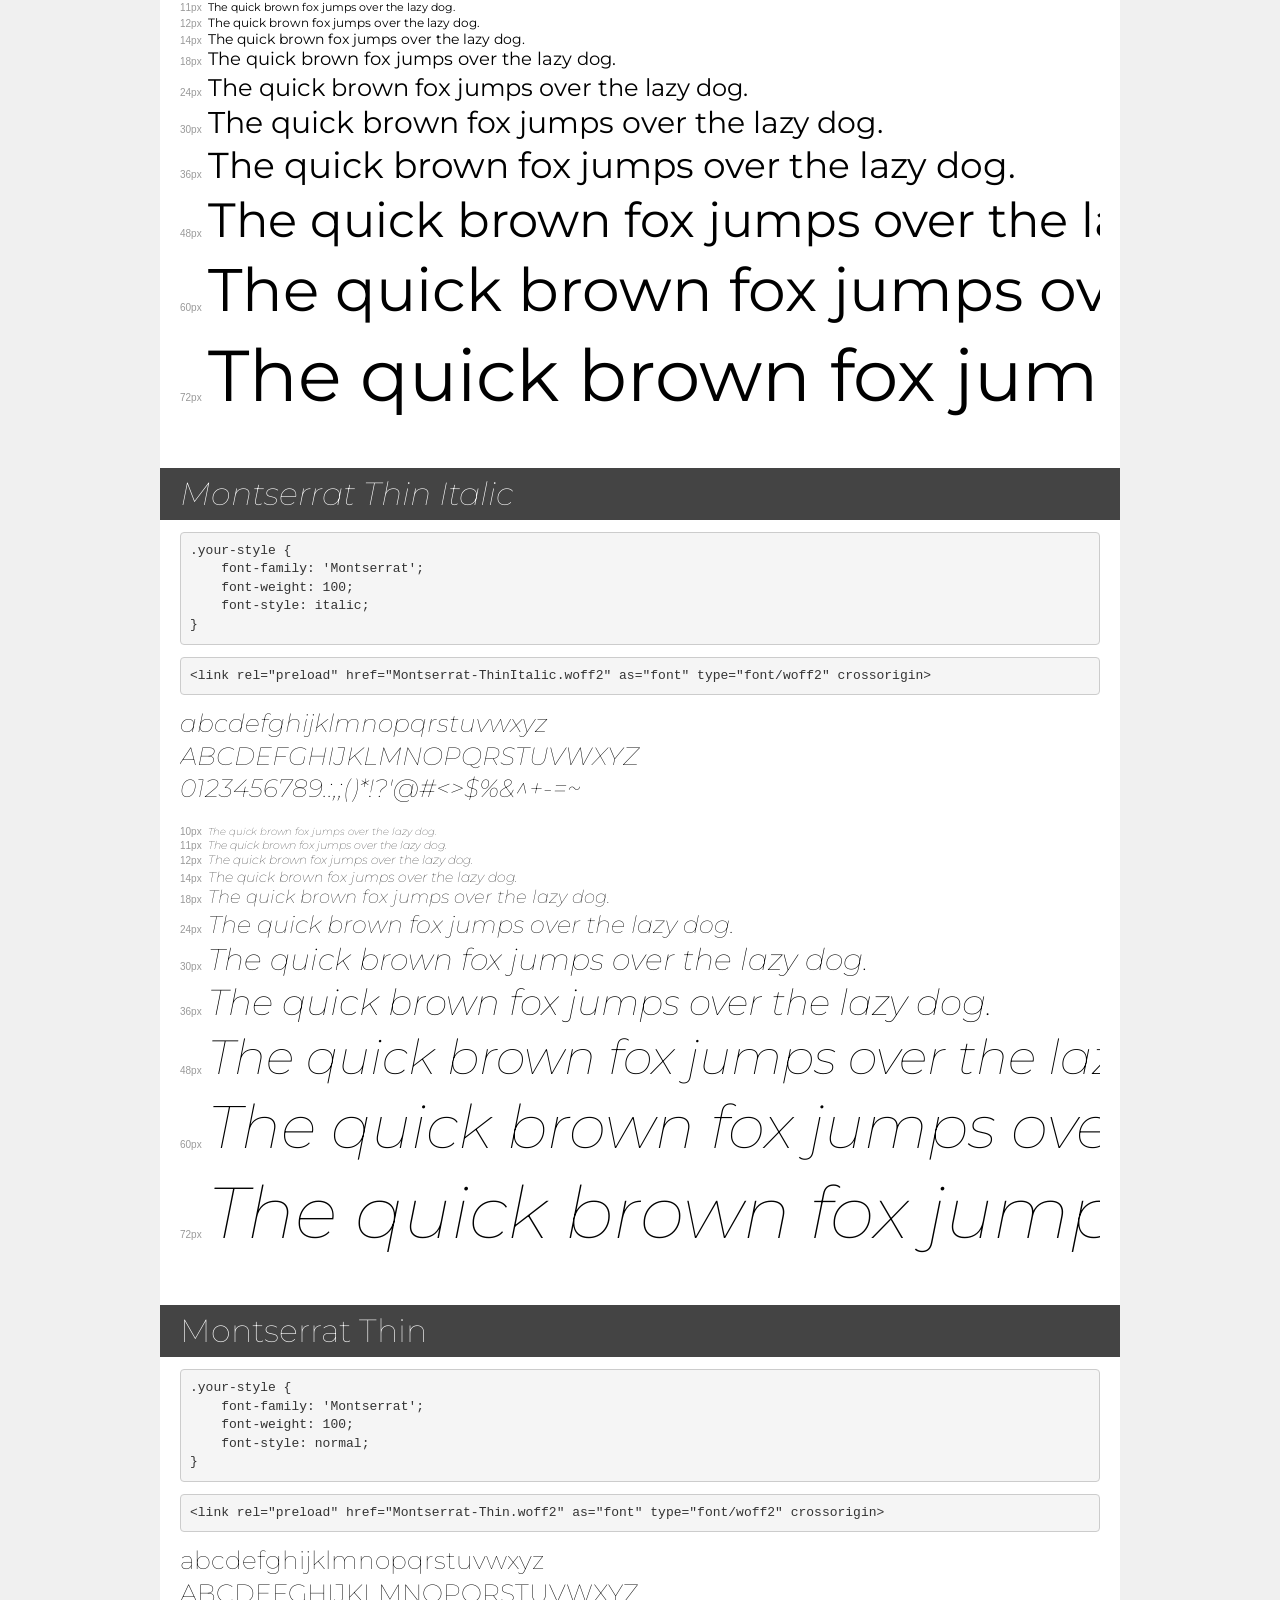
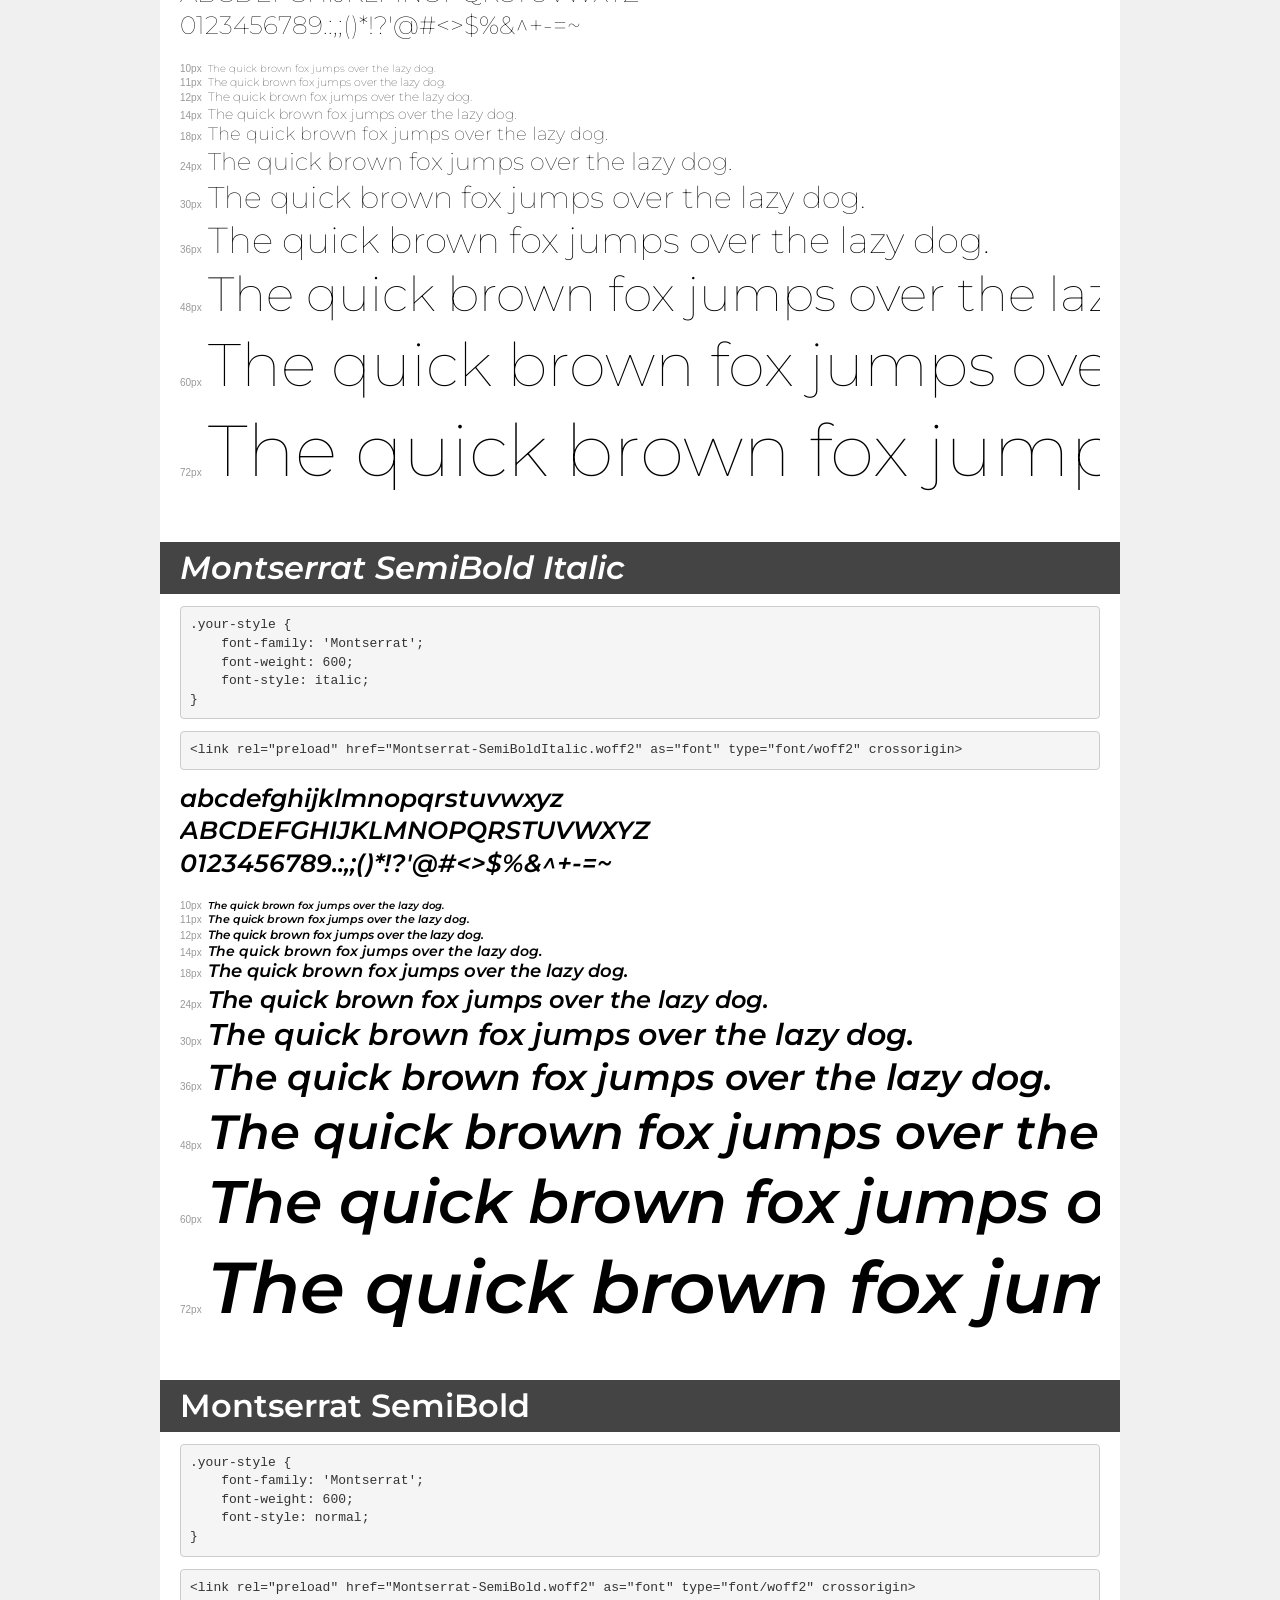
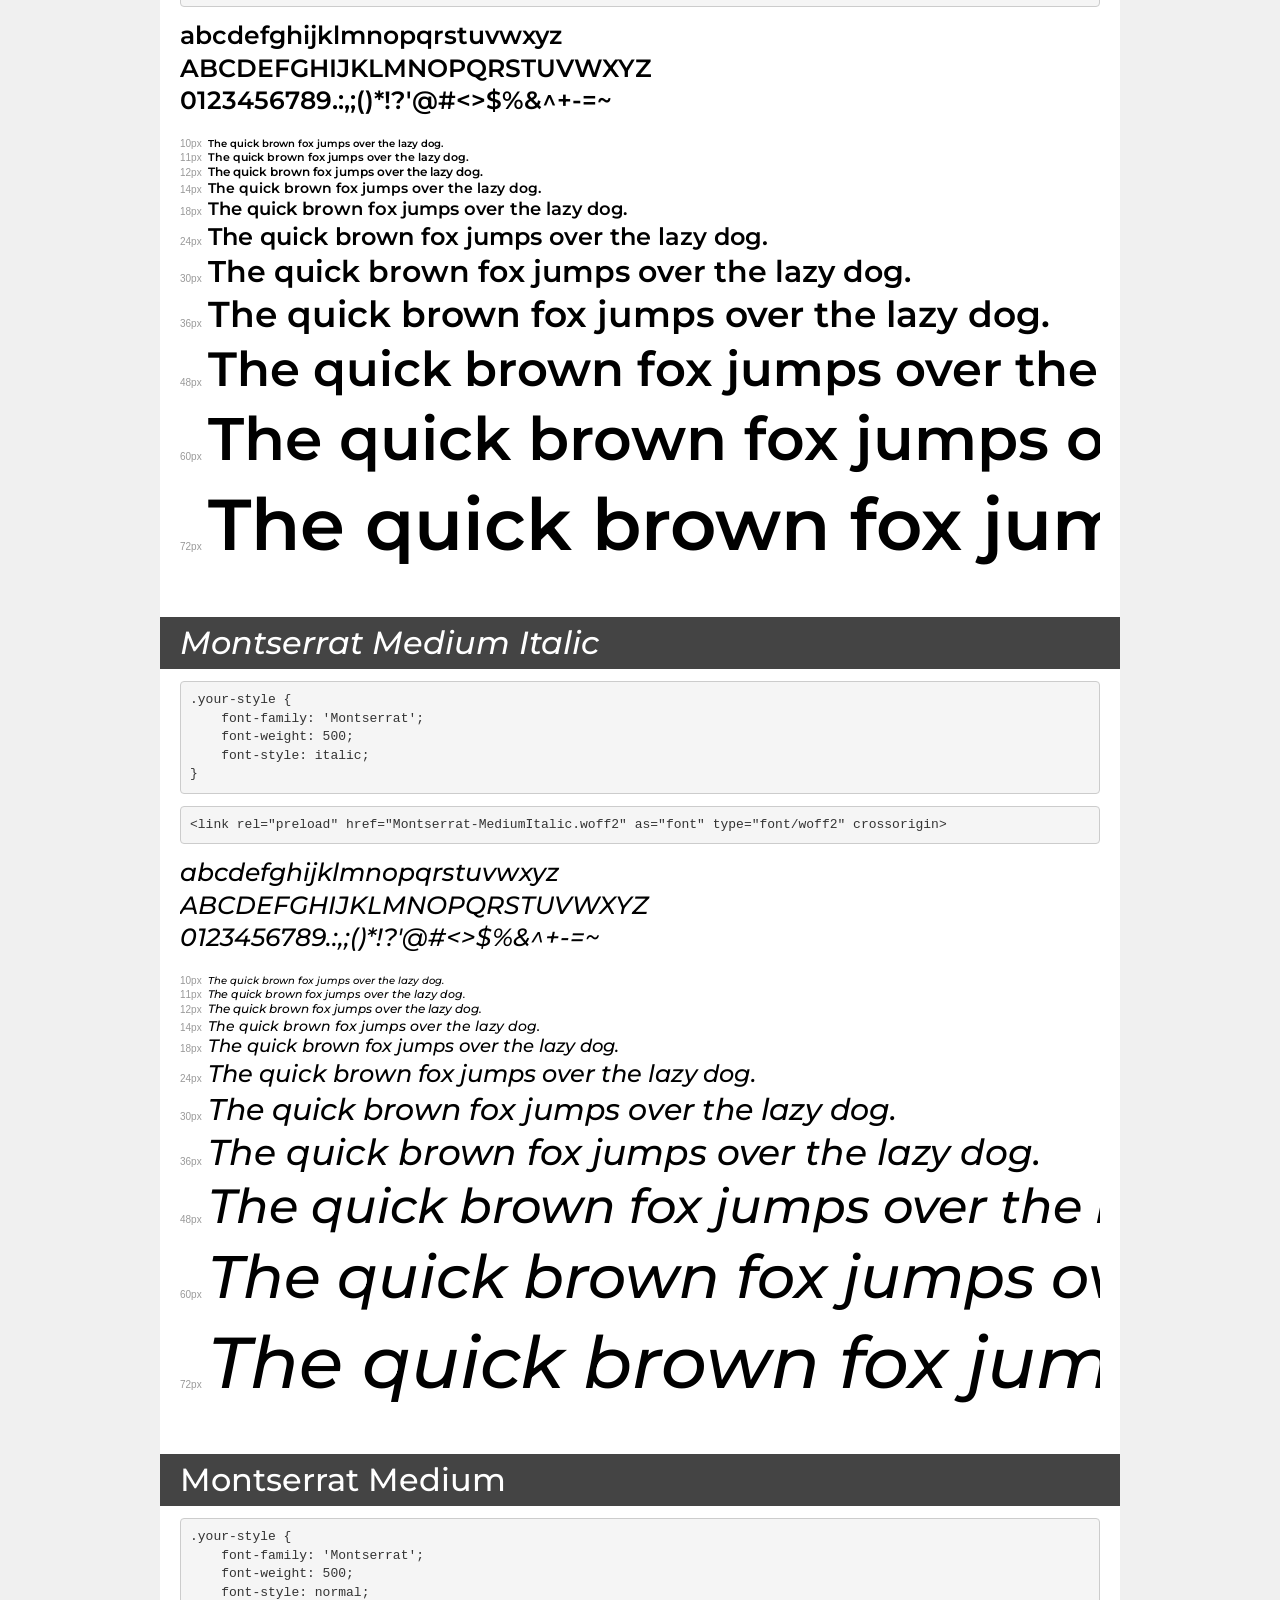
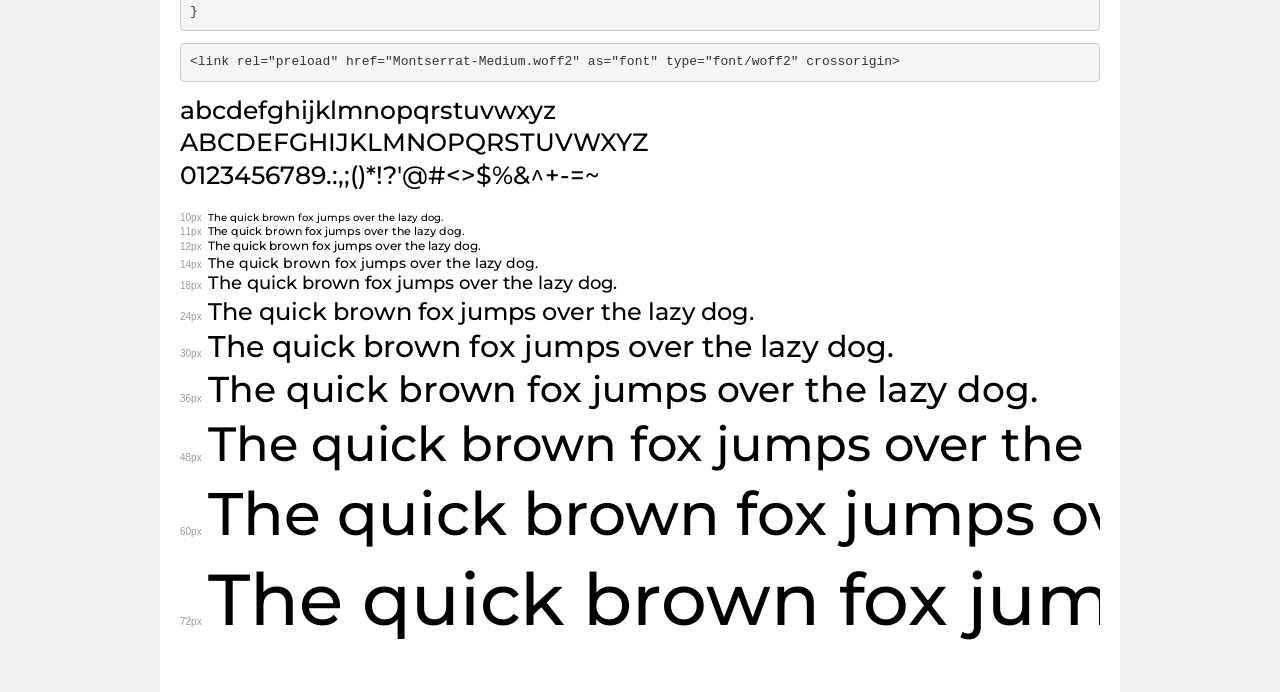
<file: fonts/Montserrat/demo.html>
<!DOCTYPE html>
<html lang="en">
<head>
    <meta charset="utf-8">
    <meta http-equiv="X-UA-Compatible" content="IE=edge">
    <meta name="viewport" content="width=device-width, initial-scale=1">
    <meta name="robots" content="noindex, noarchive">
    <meta name="format-detection" content="telephone=no">
    <title>Transfonter demo</title>
    <link href="stylesheet.css" rel="stylesheet">
    <style>
        /*
        http://meyerweb.com/eric/tools/css/reset/
        v2.0 | 20110126
        License: none (public domain)
        */
        html, body, div, span, applet, object, iframe,
        h1, h2, h3, h4, h5, h6, p, blockquote, pre,
        a, abbr, acronym, address, big, cite, code,
        del, dfn, em, img, ins, kbd, q, s, samp,
        small, strike, strong, sub, sup, tt, var,
        b, u, i, center,
        dl, dt, dd, ol, ul, li,
        fieldset, form, label, legend,
        table, caption, tbody, tfoot, thead, tr, th, td,
        article, aside, canvas, details, embed,
        figure, figcaption, footer, header, hgroup,
        menu, nav, output, ruby, section, summary,
        time, mark, audio, video {
            margin: 0;
            padding: 0;
            border: 0;
            font-size: 100%;
            font: inherit;
            vertical-align: baseline;
        }
        /* HTML5 display-role reset for older browsers */
        article, aside, details, figcaption, figure,
        footer, header, hgroup, menu, nav, section {
            display: block;
        }
        body {
            line-height: 1;
        }
        ol, ul {
            list-style: none;
        }
        blockquote, q {
            quotes: none;
        }
        blockquote:before, blockquote:after,
        q:before, q:after {
            content: '';
            content: none;
        }
        table {
            border-collapse: collapse;
            border-spacing: 0;
        }
        /* demo styles */
        body {
            background: #f0f0f0;
            color: #000;
        }
        .page {
            background: #fff;
            width: 920px;
            margin: 0 auto;
            padding: 20px 20px 0 20px;
            overflow: hidden;
        }
        .font-container {
            overflow-x: auto;
            overflow-y: hidden;
            margin-bottom: 40px;
            line-height: 1.3;
            white-space: nowrap;
            padding-bottom: 5px;
        }
        h1 {
            position: relative;
            background: #444;
            font-size: 32px;
            color: #fff;
            padding: 10px 20px;
            margin: 0 -20px 12px -20px;
        }
        .letters {
            font-size: 25px;
            margin-bottom: 20px;
        }
        .s10:before {
            content: '10px';
        }
        .s11:before {
            content: '11px';
        }
        .s12:before {
            content: '12px';
        }
        .s14:before {
            content: '14px';
        }
        .s18:before {
            content: '18px';
        }
        .s24:before {
            content: '24px';
        }
        .s30:before {
            content: '30px';
        }
        .s36:before {
            content: '36px';
        }
        .s48:before {
            content: '48px';
        }
        .s60:before {
            content: '60px';
        }
        .s72:before {
            content: '72px';
        }
        .s10:before, .s11:before, .s12:before, .s14:before,
        .s18:before, .s24:before, .s30:before, .s36:before,
        .s48:before, .s60:before, .s72:before {
            font-family: Arial, sans-serif;
            font-size: 10px;
            font-weight: normal;
            font-style: normal;
            color: #999;
            padding-right: 6px;
        }
        pre {
            display: block;
            padding: 9px;
            margin: 0 0 12px;
            font-family: Monaco, Menlo, Consolas, "Courier New", monospace;
            font-size: 13px;
            line-height: 1.428571429;
            color: #333;
            font-weight: normal;
            font-style: normal;
            background-color: #f5f5f5;
            border: 1px solid #ccc;
            overflow-x: auto;
            border-radius: 4px;
        }
        /* responsive */
        @media (max-width: 959px) {
            .page {
                width: auto;
                margin: 0;
            }
        }
    </style>
</head>
<body>
<div class="page">
    <div class="demo">
        <h1 style="font-family: 'Montserrat'; font-weight: 200; font-style: normal;">Montserrat ExtraLight</h1>
        <pre title="Usage">.your-style {
    font-family: 'Montserrat';
    font-weight: 200;
    font-style: normal;
}</pre>
        <pre title="Preload (optional)">
&lt;link rel=&quot;preload&quot; href=&quot;Montserrat-ExtraLight.woff2&quot; as=&quot;font&quot; type=&quot;font/woff2&quot; crossorigin&gt;</pre>
        <div class="font-container" style="font-family: 'Montserrat'; font-weight: 200; font-style: normal;">
            <p class="letters">
                abcdefghijklmnopqrstuvwxyz<br>
ABCDEFGHIJKLMNOPQRSTUVWXYZ<br>
                0123456789.:,;()*!?'@#&lt;&gt;$%&^+-=~
            </p>
            <p class="s10" style="font-size: 10px;">The quick brown fox jumps over the lazy dog.</p>
            <p class="s11" style="font-size: 11px;">The quick brown fox jumps over the lazy dog.</p>
            <p class="s12" style="font-size: 12px;">The quick brown fox jumps over the lazy dog.</p>
            <p class="s14" style="font-size: 14px;">The quick brown fox jumps over the lazy dog.</p>
            <p class="s18" style="font-size: 18px;">The quick brown fox jumps over the lazy dog.</p>
            <p class="s24" style="font-size: 24px;">The quick brown fox jumps over the lazy dog.</p>
            <p class="s30" style="font-size: 30px;">The quick brown fox jumps over the lazy dog.</p>
            <p class="s36" style="font-size: 36px;">The quick brown fox jumps over the lazy dog.</p>
            <p class="s48" style="font-size: 48px;">The quick brown fox jumps over the lazy dog.</p>
            <p class="s60" style="font-size: 60px;">The quick brown fox jumps over the lazy dog.</p>
            <p class="s72" style="font-size: 72px;">The quick brown fox jumps over the lazy dog.</p>
        </div>
    </div>

    <div class="demo">
        <h1 style="font-family: 'Montserrat'; font-weight: 300; font-style: normal;">Montserrat Light</h1>
        <pre title="Usage">.your-style {
    font-family: 'Montserrat';
    font-weight: 300;
    font-style: normal;
}</pre>
        <pre title="Preload (optional)">
&lt;link rel=&quot;preload&quot; href=&quot;Montserrat-Light.woff2&quot; as=&quot;font&quot; type=&quot;font/woff2&quot; crossorigin&gt;</pre>
        <div class="font-container" style="font-family: 'Montserrat'; font-weight: 300; font-style: normal;">
            <p class="letters">
                abcdefghijklmnopqrstuvwxyz<br>
ABCDEFGHIJKLMNOPQRSTUVWXYZ<br>
                0123456789.:,;()*!?'@#&lt;&gt;$%&^+-=~
            </p>
            <p class="s10" style="font-size: 10px;">The quick brown fox jumps over the lazy dog.</p>
            <p class="s11" style="font-size: 11px;">The quick brown fox jumps over the lazy dog.</p>
            <p class="s12" style="font-size: 12px;">The quick brown fox jumps over the lazy dog.</p>
            <p class="s14" style="font-size: 14px;">The quick brown fox jumps over the lazy dog.</p>
            <p class="s18" style="font-size: 18px;">The quick brown fox jumps over the lazy dog.</p>
            <p class="s24" style="font-size: 24px;">The quick brown fox jumps over the lazy dog.</p>
            <p class="s30" style="font-size: 30px;">The quick brown fox jumps over the lazy dog.</p>
            <p class="s36" style="font-size: 36px;">The quick brown fox jumps over the lazy dog.</p>
            <p class="s48" style="font-size: 48px;">The quick brown fox jumps over the lazy dog.</p>
            <p class="s60" style="font-size: 60px;">The quick brown fox jumps over the lazy dog.</p>
            <p class="s72" style="font-size: 72px;">The quick brown fox jumps over the lazy dog.</p>
        </div>
    </div>

    <div class="demo">
        <h1 style="font-family: 'Montserrat'; font-weight: normal; font-style: italic;">Montserrat Italic</h1>
        <pre title="Usage">.your-style {
    font-family: 'Montserrat';
    font-weight: normal;
    font-style: italic;
}</pre>
        <pre title="Preload (optional)">
&lt;link rel=&quot;preload&quot; href=&quot;Montserrat-Italic.woff2&quot; as=&quot;font&quot; type=&quot;font/woff2&quot; crossorigin&gt;</pre>
        <div class="font-container" style="font-family: 'Montserrat'; font-weight: normal; font-style: italic;">
            <p class="letters">
                abcdefghijklmnopqrstuvwxyz<br>
ABCDEFGHIJKLMNOPQRSTUVWXYZ<br>
                0123456789.:,;()*!?'@#&lt;&gt;$%&^+-=~
            </p>
            <p class="s10" style="font-size: 10px;">The quick brown fox jumps over the lazy dog.</p>
            <p class="s11" style="font-size: 11px;">The quick brown fox jumps over the lazy dog.</p>
            <p class="s12" style="font-size: 12px;">The quick brown fox jumps over the lazy dog.</p>
            <p class="s14" style="font-size: 14px;">The quick brown fox jumps over the lazy dog.</p>
            <p class="s18" style="font-size: 18px;">The quick brown fox jumps over the lazy dog.</p>
            <p class="s24" style="font-size: 24px;">The quick brown fox jumps over the lazy dog.</p>
            <p class="s30" style="font-size: 30px;">The quick brown fox jumps over the lazy dog.</p>
            <p class="s36" style="font-size: 36px;">The quick brown fox jumps over the lazy dog.</p>
            <p class="s48" style="font-size: 48px;">The quick brown fox jumps over the lazy dog.</p>
            <p class="s60" style="font-size: 60px;">The quick brown fox jumps over the lazy dog.</p>
            <p class="s72" style="font-size: 72px;">The quick brown fox jumps over the lazy dog.</p>
        </div>
    </div>

    <div class="demo">
        <h1 style="font-family: 'Montserrat'; font-weight: bold; font-style: normal;">Montserrat Bold</h1>
        <pre title="Usage">.your-style {
    font-family: 'Montserrat';
    font-weight: bold;
    font-style: normal;
}</pre>
        <pre title="Preload (optional)">
&lt;link rel=&quot;preload&quot; href=&quot;Montserrat-Bold.woff2&quot; as=&quot;font&quot; type=&quot;font/woff2&quot; crossorigin&gt;</pre>
        <div class="font-container" style="font-family: 'Montserrat'; font-weight: bold; font-style: normal;">
            <p class="letters">
                abcdefghijklmnopqrstuvwxyz<br>
ABCDEFGHIJKLMNOPQRSTUVWXYZ<br>
                0123456789.:,;()*!?'@#&lt;&gt;$%&^+-=~
            </p>
            <p class="s10" style="font-size: 10px;">The quick brown fox jumps over the lazy dog.</p>
            <p class="s11" style="font-size: 11px;">The quick brown fox jumps over the lazy dog.</p>
            <p class="s12" style="font-size: 12px;">The quick brown fox jumps over the lazy dog.</p>
            <p class="s14" style="font-size: 14px;">The quick brown fox jumps over the lazy dog.</p>
            <p class="s18" style="font-size: 18px;">The quick brown fox jumps over the lazy dog.</p>
            <p class="s24" style="font-size: 24px;">The quick brown fox jumps over the lazy dog.</p>
            <p class="s30" style="font-size: 30px;">The quick brown fox jumps over the lazy dog.</p>
            <p class="s36" style="font-size: 36px;">The quick brown fox jumps over the lazy dog.</p>
            <p class="s48" style="font-size: 48px;">The quick brown fox jumps over the lazy dog.</p>
            <p class="s60" style="font-size: 60px;">The quick brown fox jumps over the lazy dog.</p>
            <p class="s72" style="font-size: 72px;">The quick brown fox jumps over the lazy dog.</p>
        </div>
    </div>

    <div class="demo">
        <h1 style="font-family: 'Montserrat'; font-weight: bold; font-style: italic;">Montserrat Bold Italic</h1>
        <pre title="Usage">.your-style {
    font-family: 'Montserrat';
    font-weight: bold;
    font-style: italic;
}</pre>
        <pre title="Preload (optional)">
&lt;link rel=&quot;preload&quot; href=&quot;Montserrat-BoldItalic.woff2&quot; as=&quot;font&quot; type=&quot;font/woff2&quot; crossorigin&gt;</pre>
        <div class="font-container" style="font-family: 'Montserrat'; font-weight: bold; font-style: italic;">
            <p class="letters">
                abcdefghijklmnopqrstuvwxyz<br>
ABCDEFGHIJKLMNOPQRSTUVWXYZ<br>
                0123456789.:,;()*!?'@#&lt;&gt;$%&^+-=~
            </p>
            <p class="s10" style="font-size: 10px;">The quick brown fox jumps over the lazy dog.</p>
            <p class="s11" style="font-size: 11px;">The quick brown fox jumps over the lazy dog.</p>
            <p class="s12" style="font-size: 12px;">The quick brown fox jumps over the lazy dog.</p>
            <p class="s14" style="font-size: 14px;">The quick brown fox jumps over the lazy dog.</p>
            <p class="s18" style="font-size: 18px;">The quick brown fox jumps over the lazy dog.</p>
            <p class="s24" style="font-size: 24px;">The quick brown fox jumps over the lazy dog.</p>
            <p class="s30" style="font-size: 30px;">The quick brown fox jumps over the lazy dog.</p>
            <p class="s36" style="font-size: 36px;">The quick brown fox jumps over the lazy dog.</p>
            <p class="s48" style="font-size: 48px;">The quick brown fox jumps over the lazy dog.</p>
            <p class="s60" style="font-size: 60px;">The quick brown fox jumps over the lazy dog.</p>
            <p class="s72" style="font-size: 72px;">The quick brown fox jumps over the lazy dog.</p>
        </div>
    </div>

    <div class="demo">
        <h1 style="font-family: 'Montserrat'; font-weight: bold; font-style: normal;">Montserrat ExtraBold</h1>
        <pre title="Usage">.your-style {
    font-family: 'Montserrat';
    font-weight: bold;
    font-style: normal;
}</pre>
        <pre title="Preload (optional)">
&lt;link rel=&quot;preload&quot; href=&quot;Montserrat-ExtraBold.woff2&quot; as=&quot;font&quot; type=&quot;font/woff2&quot; crossorigin&gt;</pre>
        <div class="font-container" style="font-family: 'Montserrat'; font-weight: bold; font-style: normal;">
            <p class="letters">
                abcdefghijklmnopqrstuvwxyz<br>
ABCDEFGHIJKLMNOPQRSTUVWXYZ<br>
                0123456789.:,;()*!?'@#&lt;&gt;$%&^+-=~
            </p>
            <p class="s10" style="font-size: 10px;">The quick brown fox jumps over the lazy dog.</p>
            <p class="s11" style="font-size: 11px;">The quick brown fox jumps over the lazy dog.</p>
            <p class="s12" style="font-size: 12px;">The quick brown fox jumps over the lazy dog.</p>
            <p class="s14" style="font-size: 14px;">The quick brown fox jumps over the lazy dog.</p>
            <p class="s18" style="font-size: 18px;">The quick brown fox jumps over the lazy dog.</p>
            <p class="s24" style="font-size: 24px;">The quick brown fox jumps over the lazy dog.</p>
            <p class="s30" style="font-size: 30px;">The quick brown fox jumps over the lazy dog.</p>
            <p class="s36" style="font-size: 36px;">The quick brown fox jumps over the lazy dog.</p>
            <p class="s48" style="font-size: 48px;">The quick brown fox jumps over the lazy dog.</p>
            <p class="s60" style="font-size: 60px;">The quick brown fox jumps over the lazy dog.</p>
            <p class="s72" style="font-size: 72px;">The quick brown fox jumps over the lazy dog.</p>
        </div>
    </div>

    <div class="demo">
        <h1 style="font-family: 'Montserrat'; font-weight: 200; font-style: italic;">Montserrat ExtraLight Italic</h1>
        <pre title="Usage">.your-style {
    font-family: 'Montserrat';
    font-weight: 200;
    font-style: italic;
}</pre>
        <pre title="Preload (optional)">
&lt;link rel=&quot;preload&quot; href=&quot;Montserrat-ExtraLightItalic.woff2&quot; as=&quot;font&quot; type=&quot;font/woff2&quot; crossorigin&gt;</pre>
        <div class="font-container" style="font-family: 'Montserrat'; font-weight: 200; font-style: italic;">
            <p class="letters">
                abcdefghijklmnopqrstuvwxyz<br>
ABCDEFGHIJKLMNOPQRSTUVWXYZ<br>
                0123456789.:,;()*!?'@#&lt;&gt;$%&^+-=~
            </p>
            <p class="s10" style="font-size: 10px;">The quick brown fox jumps over the lazy dog.</p>
            <p class="s11" style="font-size: 11px;">The quick brown fox jumps over the lazy dog.</p>
            <p class="s12" style="font-size: 12px;">The quick brown fox jumps over the lazy dog.</p>
            <p class="s14" style="font-size: 14px;">The quick brown fox jumps over the lazy dog.</p>
            <p class="s18" style="font-size: 18px;">The quick brown fox jumps over the lazy dog.</p>
            <p class="s24" style="font-size: 24px;">The quick brown fox jumps over the lazy dog.</p>
            <p class="s30" style="font-size: 30px;">The quick brown fox jumps over the lazy dog.</p>
            <p class="s36" style="font-size: 36px;">The quick brown fox jumps over the lazy dog.</p>
            <p class="s48" style="font-size: 48px;">The quick brown fox jumps over the lazy dog.</p>
            <p class="s60" style="font-size: 60px;">The quick brown fox jumps over the lazy dog.</p>
            <p class="s72" style="font-size: 72px;">The quick brown fox jumps over the lazy dog.</p>
        </div>
    </div>

    <div class="demo">
        <h1 style="font-family: 'Montserrat'; font-weight: 900; font-style: normal;">Montserrat Black</h1>
        <pre title="Usage">.your-style {
    font-family: 'Montserrat';
    font-weight: 900;
    font-style: normal;
}</pre>
        <pre title="Preload (optional)">
&lt;link rel=&quot;preload&quot; href=&quot;Montserrat-Black.woff2&quot; as=&quot;font&quot; type=&quot;font/woff2&quot; crossorigin&gt;</pre>
        <div class="font-container" style="font-family: 'Montserrat'; font-weight: 900; font-style: normal;">
            <p class="letters">
                abcdefghijklmnopqrstuvwxyz<br>
ABCDEFGHIJKLMNOPQRSTUVWXYZ<br>
                0123456789.:,;()*!?'@#&lt;&gt;$%&^+-=~
            </p>
            <p class="s10" style="font-size: 10px;">The quick brown fox jumps over the lazy dog.</p>
            <p class="s11" style="font-size: 11px;">The quick brown fox jumps over the lazy dog.</p>
            <p class="s12" style="font-size: 12px;">The quick brown fox jumps over the lazy dog.</p>
            <p class="s14" style="font-size: 14px;">The quick brown fox jumps over the lazy dog.</p>
            <p class="s18" style="font-size: 18px;">The quick brown fox jumps over the lazy dog.</p>
            <p class="s24" style="font-size: 24px;">The quick brown fox jumps over the lazy dog.</p>
            <p class="s30" style="font-size: 30px;">The quick brown fox jumps over the lazy dog.</p>
            <p class="s36" style="font-size: 36px;">The quick brown fox jumps over the lazy dog.</p>
            <p class="s48" style="font-size: 48px;">The quick brown fox jumps over the lazy dog.</p>
            <p class="s60" style="font-size: 60px;">The quick brown fox jumps over the lazy dog.</p>
            <p class="s72" style="font-size: 72px;">The quick brown fox jumps over the lazy dog.</p>
        </div>
    </div>

    <div class="demo">
        <h1 style="font-family: 'Montserrat'; font-weight: bold; font-style: italic;">Montserrat ExtraBold Italic</h1>
        <pre title="Usage">.your-style {
    font-family: 'Montserrat';
    font-weight: bold;
    font-style: italic;
}</pre>
        <pre title="Preload (optional)">
&lt;link rel=&quot;preload&quot; href=&quot;Montserrat-ExtraBoldItalic.woff2&quot; as=&quot;font&quot; type=&quot;font/woff2&quot; crossorigin&gt;</pre>
        <div class="font-container" style="font-family: 'Montserrat'; font-weight: bold; font-style: italic;">
            <p class="letters">
                abcdefghijklmnopqrstuvwxyz<br>
ABCDEFGHIJKLMNOPQRSTUVWXYZ<br>
                0123456789.:,;()*!?'@#&lt;&gt;$%&^+-=~
            </p>
            <p class="s10" style="font-size: 10px;">The quick brown fox jumps over the lazy dog.</p>
            <p class="s11" style="font-size: 11px;">The quick brown fox jumps over the lazy dog.</p>
            <p class="s12" style="font-size: 12px;">The quick brown fox jumps over the lazy dog.</p>
            <p class="s14" style="font-size: 14px;">The quick brown fox jumps over the lazy dog.</p>
            <p class="s18" style="font-size: 18px;">The quick brown fox jumps over the lazy dog.</p>
            <p class="s24" style="font-size: 24px;">The quick brown fox jumps over the lazy dog.</p>
            <p class="s30" style="font-size: 30px;">The quick brown fox jumps over the lazy dog.</p>
            <p class="s36" style="font-size: 36px;">The quick brown fox jumps over the lazy dog.</p>
            <p class="s48" style="font-size: 48px;">The quick brown fox jumps over the lazy dog.</p>
            <p class="s60" style="font-size: 60px;">The quick brown fox jumps over the lazy dog.</p>
            <p class="s72" style="font-size: 72px;">The quick brown fox jumps over the lazy dog.</p>
        </div>
    </div>

    <div class="demo">
        <h1 style="font-family: 'Montserrat'; font-weight: 900; font-style: italic;">Montserrat Black Italic</h1>
        <pre title="Usage">.your-style {
    font-family: 'Montserrat';
    font-weight: 900;
    font-style: italic;
}</pre>
        <pre title="Preload (optional)">
&lt;link rel=&quot;preload&quot; href=&quot;Montserrat-BlackItalic.woff2&quot; as=&quot;font&quot; type=&quot;font/woff2&quot; crossorigin&gt;</pre>
        <div class="font-container" style="font-family: 'Montserrat'; font-weight: 900; font-style: italic;">
            <p class="letters">
                abcdefghijklmnopqrstuvwxyz<br>
ABCDEFGHIJKLMNOPQRSTUVWXYZ<br>
                0123456789.:,;()*!?'@#&lt;&gt;$%&^+-=~
            </p>
            <p class="s10" style="font-size: 10px;">The quick brown fox jumps over the lazy dog.</p>
            <p class="s11" style="font-size: 11px;">The quick brown fox jumps over the lazy dog.</p>
            <p class="s12" style="font-size: 12px;">The quick brown fox jumps over the lazy dog.</p>
            <p class="s14" style="font-size: 14px;">The quick brown fox jumps over the lazy dog.</p>
            <p class="s18" style="font-size: 18px;">The quick brown fox jumps over the lazy dog.</p>
            <p class="s24" style="font-size: 24px;">The quick brown fox jumps over the lazy dog.</p>
            <p class="s30" style="font-size: 30px;">The quick brown fox jumps over the lazy dog.</p>
            <p class="s36" style="font-size: 36px;">The quick brown fox jumps over the lazy dog.</p>
            <p class="s48" style="font-size: 48px;">The quick brown fox jumps over the lazy dog.</p>
            <p class="s60" style="font-size: 60px;">The quick brown fox jumps over the lazy dog.</p>
            <p class="s72" style="font-size: 72px;">The quick brown fox jumps over the lazy dog.</p>
        </div>
    </div>

    <div class="demo">
        <h1 style="font-family: 'Montserrat'; font-weight: 300; font-style: italic;">Montserrat Light Italic</h1>
        <pre title="Usage">.your-style {
    font-family: 'Montserrat';
    font-weight: 300;
    font-style: italic;
}</pre>
        <pre title="Preload (optional)">
&lt;link rel=&quot;preload&quot; href=&quot;Montserrat-LightItalic.woff2&quot; as=&quot;font&quot; type=&quot;font/woff2&quot; crossorigin&gt;</pre>
        <div class="font-container" style="font-family: 'Montserrat'; font-weight: 300; font-style: italic;">
            <p class="letters">
                abcdefghijklmnopqrstuvwxyz<br>
ABCDEFGHIJKLMNOPQRSTUVWXYZ<br>
                0123456789.:,;()*!?'@#&lt;&gt;$%&^+-=~
            </p>
            <p class="s10" style="font-size: 10px;">The quick brown fox jumps over the lazy dog.</p>
            <p class="s11" style="font-size: 11px;">The quick brown fox jumps over the lazy dog.</p>
            <p class="s12" style="font-size: 12px;">The quick brown fox jumps over the lazy dog.</p>
            <p class="s14" style="font-size: 14px;">The quick brown fox jumps over the lazy dog.</p>
            <p class="s18" style="font-size: 18px;">The quick brown fox jumps over the lazy dog.</p>
            <p class="s24" style="font-size: 24px;">The quick brown fox jumps over the lazy dog.</p>
            <p class="s30" style="font-size: 30px;">The quick brown fox jumps over the lazy dog.</p>
            <p class="s36" style="font-size: 36px;">The quick brown fox jumps over the lazy dog.</p>
            <p class="s48" style="font-size: 48px;">The quick brown fox jumps over the lazy dog.</p>
            <p class="s60" style="font-size: 60px;">The quick brown fox jumps over the lazy dog.</p>
            <p class="s72" style="font-size: 72px;">The quick brown fox jumps over the lazy dog.</p>
        </div>
    </div>

    <div class="demo">
        <h1 style="font-family: 'Montserrat'; font-weight: normal; font-style: normal;">Montserrat Regular</h1>
        <pre title="Usage">.your-style {
    font-family: 'Montserrat';
    font-weight: normal;
    font-style: normal;
}</pre>
        <pre title="Preload (optional)">
&lt;link rel=&quot;preload&quot; href=&quot;Montserrat-Regular.woff2&quot; as=&quot;font&quot; type=&quot;font/woff2&quot; crossorigin&gt;</pre>
        <div class="font-container" style="font-family: 'Montserrat'; font-weight: normal; font-style: normal;">
            <p class="letters">
                abcdefghijklmnopqrstuvwxyz<br>
ABCDEFGHIJKLMNOPQRSTUVWXYZ<br>
                0123456789.:,;()*!?'@#&lt;&gt;$%&^+-=~
            </p>
            <p class="s10" style="font-size: 10px;">The quick brown fox jumps over the lazy dog.</p>
            <p class="s11" style="font-size: 11px;">The quick brown fox jumps over the lazy dog.</p>
            <p class="s12" style="font-size: 12px;">The quick brown fox jumps over the lazy dog.</p>
            <p class="s14" style="font-size: 14px;">The quick brown fox jumps over the lazy dog.</p>
            <p class="s18" style="font-size: 18px;">The quick brown fox jumps over the lazy dog.</p>
            <p class="s24" style="font-size: 24px;">The quick brown fox jumps over the lazy dog.</p>
            <p class="s30" style="font-size: 30px;">The quick brown fox jumps over the lazy dog.</p>
            <p class="s36" style="font-size: 36px;">The quick brown fox jumps over the lazy dog.</p>
            <p class="s48" style="font-size: 48px;">The quick brown fox jumps over the lazy dog.</p>
            <p class="s60" style="font-size: 60px;">The quick brown fox jumps over the lazy dog.</p>
            <p class="s72" style="font-size: 72px;">The quick brown fox jumps over the lazy dog.</p>
        </div>
    </div>

    <div class="demo">
        <h1 style="font-family: 'Montserrat'; font-weight: 100; font-style: italic;">Montserrat Thin Italic</h1>
        <pre title="Usage">.your-style {
    font-family: 'Montserrat';
    font-weight: 100;
    font-style: italic;
}</pre>
        <pre title="Preload (optional)">
&lt;link rel=&quot;preload&quot; href=&quot;Montserrat-ThinItalic.woff2&quot; as=&quot;font&quot; type=&quot;font/woff2&quot; crossorigin&gt;</pre>
        <div class="font-container" style="font-family: 'Montserrat'; font-weight: 100; font-style: italic;">
            <p class="letters">
                abcdefghijklmnopqrstuvwxyz<br>
ABCDEFGHIJKLMNOPQRSTUVWXYZ<br>
                0123456789.:,;()*!?'@#&lt;&gt;$%&^+-=~
            </p>
            <p class="s10" style="font-size: 10px;">The quick brown fox jumps over the lazy dog.</p>
            <p class="s11" style="font-size: 11px;">The quick brown fox jumps over the lazy dog.</p>
            <p class="s12" style="font-size: 12px;">The quick brown fox jumps over the lazy dog.</p>
            <p class="s14" style="font-size: 14px;">The quick brown fox jumps over the lazy dog.</p>
            <p class="s18" style="font-size: 18px;">The quick brown fox jumps over the lazy dog.</p>
            <p class="s24" style="font-size: 24px;">The quick brown fox jumps over the lazy dog.</p>
            <p class="s30" style="font-size: 30px;">The quick brown fox jumps over the lazy dog.</p>
            <p class="s36" style="font-size: 36px;">The quick brown fox jumps over the lazy dog.</p>
            <p class="s48" style="font-size: 48px;">The quick brown fox jumps over the lazy dog.</p>
            <p class="s60" style="font-size: 60px;">The quick brown fox jumps over the lazy dog.</p>
            <p class="s72" style="font-size: 72px;">The quick brown fox jumps over the lazy dog.</p>
        </div>
    </div>

    <div class="demo">
        <h1 style="font-family: 'Montserrat'; font-weight: 100; font-style: normal;">Montserrat Thin</h1>
        <pre title="Usage">.your-style {
    font-family: 'Montserrat';
    font-weight: 100;
    font-style: normal;
}</pre>
        <pre title="Preload (optional)">
&lt;link rel=&quot;preload&quot; href=&quot;Montserrat-Thin.woff2&quot; as=&quot;font&quot; type=&quot;font/woff2&quot; crossorigin&gt;</pre>
        <div class="font-container" style="font-family: 'Montserrat'; font-weight: 100; font-style: normal;">
            <p class="letters">
                abcdefghijklmnopqrstuvwxyz<br>
ABCDEFGHIJKLMNOPQRSTUVWXYZ<br>
                0123456789.:,;()*!?'@#&lt;&gt;$%&^+-=~
            </p>
            <p class="s10" style="font-size: 10px;">The quick brown fox jumps over the lazy dog.</p>
            <p class="s11" style="font-size: 11px;">The quick brown fox jumps over the lazy dog.</p>
            <p class="s12" style="font-size: 12px;">The quick brown fox jumps over the lazy dog.</p>
            <p class="s14" style="font-size: 14px;">The quick brown fox jumps over the lazy dog.</p>
            <p class="s18" style="font-size: 18px;">The quick brown fox jumps over the lazy dog.</p>
            <p class="s24" style="font-size: 24px;">The quick brown fox jumps over the lazy dog.</p>
            <p class="s30" style="font-size: 30px;">The quick brown fox jumps over the lazy dog.</p>
            <p class="s36" style="font-size: 36px;">The quick brown fox jumps over the lazy dog.</p>
            <p class="s48" style="font-size: 48px;">The quick brown fox jumps over the lazy dog.</p>
            <p class="s60" style="font-size: 60px;">The quick brown fox jumps over the lazy dog.</p>
            <p class="s72" style="font-size: 72px;">The quick brown fox jumps over the lazy dog.</p>
        </div>
    </div>

    <div class="demo">
        <h1 style="font-family: 'Montserrat'; font-weight: 600; font-style: italic;">Montserrat SemiBold Italic</h1>
        <pre title="Usage">.your-style {
    font-family: 'Montserrat';
    font-weight: 600;
    font-style: italic;
}</pre>
        <pre title="Preload (optional)">
&lt;link rel=&quot;preload&quot; href=&quot;Montserrat-SemiBoldItalic.woff2&quot; as=&quot;font&quot; type=&quot;font/woff2&quot; crossorigin&gt;</pre>
        <div class="font-container" style="font-family: 'Montserrat'; font-weight: 600; font-style: italic;">
            <p class="letters">
                abcdefghijklmnopqrstuvwxyz<br>
ABCDEFGHIJKLMNOPQRSTUVWXYZ<br>
                0123456789.:,;()*!?'@#&lt;&gt;$%&^+-=~
            </p>
            <p class="s10" style="font-size: 10px;">The quick brown fox jumps over the lazy dog.</p>
            <p class="s11" style="font-size: 11px;">The quick brown fox jumps over the lazy dog.</p>
            <p class="s12" style="font-size: 12px;">The quick brown fox jumps over the lazy dog.</p>
            <p class="s14" style="font-size: 14px;">The quick brown fox jumps over the lazy dog.</p>
            <p class="s18" style="font-size: 18px;">The quick brown fox jumps over the lazy dog.</p>
            <p class="s24" style="font-size: 24px;">The quick brown fox jumps over the lazy dog.</p>
            <p class="s30" style="font-size: 30px;">The quick brown fox jumps over the lazy dog.</p>
            <p class="s36" style="font-size: 36px;">The quick brown fox jumps over the lazy dog.</p>
            <p class="s48" style="font-size: 48px;">The quick brown fox jumps over the lazy dog.</p>
            <p class="s60" style="font-size: 60px;">The quick brown fox jumps over the lazy dog.</p>
            <p class="s72" style="font-size: 72px;">The quick brown fox jumps over the lazy dog.</p>
        </div>
    </div>

    <div class="demo">
        <h1 style="font-family: 'Montserrat'; font-weight: 600; font-style: normal;">Montserrat SemiBold</h1>
        <pre title="Usage">.your-style {
    font-family: 'Montserrat';
    font-weight: 600;
    font-style: normal;
}</pre>
        <pre title="Preload (optional)">
&lt;link rel=&quot;preload&quot; href=&quot;Montserrat-SemiBold.woff2&quot; as=&quot;font&quot; type=&quot;font/woff2&quot; crossorigin&gt;</pre>
        <div class="font-container" style="font-family: 'Montserrat'; font-weight: 600; font-style: normal;">
            <p class="letters">
                abcdefghijklmnopqrstuvwxyz<br>
ABCDEFGHIJKLMNOPQRSTUVWXYZ<br>
                0123456789.:,;()*!?'@#&lt;&gt;$%&^+-=~
            </p>
            <p class="s10" style="font-size: 10px;">The quick brown fox jumps over the lazy dog.</p>
            <p class="s11" style="font-size: 11px;">The quick brown fox jumps over the lazy dog.</p>
            <p class="s12" style="font-size: 12px;">The quick brown fox jumps over the lazy dog.</p>
            <p class="s14" style="font-size: 14px;">The quick brown fox jumps over the lazy dog.</p>
            <p class="s18" style="font-size: 18px;">The quick brown fox jumps over the lazy dog.</p>
            <p class="s24" style="font-size: 24px;">The quick brown fox jumps over the lazy dog.</p>
            <p class="s30" style="font-size: 30px;">The quick brown fox jumps over the lazy dog.</p>
            <p class="s36" style="font-size: 36px;">The quick brown fox jumps over the lazy dog.</p>
            <p class="s48" style="font-size: 48px;">The quick brown fox jumps over the lazy dog.</p>
            <p class="s60" style="font-size: 60px;">The quick brown fox jumps over the lazy dog.</p>
            <p class="s72" style="font-size: 72px;">The quick brown fox jumps over the lazy dog.</p>
        </div>
    </div>

    <div class="demo">
        <h1 style="font-family: 'Montserrat'; font-weight: 500; font-style: italic;">Montserrat Medium Italic</h1>
        <pre title="Usage">.your-style {
    font-family: 'Montserrat';
    font-weight: 500;
    font-style: italic;
}</pre>
        <pre title="Preload (optional)">
&lt;link rel=&quot;preload&quot; href=&quot;Montserrat-MediumItalic.woff2&quot; as=&quot;font&quot; type=&quot;font/woff2&quot; crossorigin&gt;</pre>
        <div class="font-container" style="font-family: 'Montserrat'; font-weight: 500; font-style: italic;">
            <p class="letters">
                abcdefghijklmnopqrstuvwxyz<br>
ABCDEFGHIJKLMNOPQRSTUVWXYZ<br>
                0123456789.:,;()*!?'@#&lt;&gt;$%&^+-=~
            </p>
            <p class="s10" style="font-size: 10px;">The quick brown fox jumps over the lazy dog.</p>
            <p class="s11" style="font-size: 11px;">The quick brown fox jumps over the lazy dog.</p>
            <p class="s12" style="font-size: 12px;">The quick brown fox jumps over the lazy dog.</p>
            <p class="s14" style="font-size: 14px;">The quick brown fox jumps over the lazy dog.</p>
            <p class="s18" style="font-size: 18px;">The quick brown fox jumps over the lazy dog.</p>
            <p class="s24" style="font-size: 24px;">The quick brown fox jumps over the lazy dog.</p>
            <p class="s30" style="font-size: 30px;">The quick brown fox jumps over the lazy dog.</p>
            <p class="s36" style="font-size: 36px;">The quick brown fox jumps over the lazy dog.</p>
            <p class="s48" style="font-size: 48px;">The quick brown fox jumps over the lazy dog.</p>
            <p class="s60" style="font-size: 60px;">The quick brown fox jumps over the lazy dog.</p>
            <p class="s72" style="font-size: 72px;">The quick brown fox jumps over the lazy dog.</p>
        </div>
    </div>

    <div class="demo">
        <h1 style="font-family: 'Montserrat'; font-weight: 500; font-style: normal;">Montserrat Medium</h1>
        <pre title="Usage">.your-style {
    font-family: 'Montserrat';
    font-weight: 500;
    font-style: normal;
}</pre>
        <pre title="Preload (optional)">
&lt;link rel=&quot;preload&quot; href=&quot;Montserrat-Medium.woff2&quot; as=&quot;font&quot; type=&quot;font/woff2&quot; crossorigin&gt;</pre>
        <div class="font-container" style="font-family: 'Montserrat'; font-weight: 500; font-style: normal;">
            <p class="letters">
                abcdefghijklmnopqrstuvwxyz<br>
ABCDEFGHIJKLMNOPQRSTUVWXYZ<br>
                0123456789.:,;()*!?'@#&lt;&gt;$%&^+-=~
            </p>
            <p class="s10" style="font-size: 10px;">The quick brown fox jumps over the lazy dog.</p>
            <p class="s11" style="font-size: 11px;">The quick brown fox jumps over the lazy dog.</p>
            <p class="s12" style="font-size: 12px;">The quick brown fox jumps over the lazy dog.</p>
            <p class="s14" style="font-size: 14px;">The quick brown fox jumps over the lazy dog.</p>
            <p class="s18" style="font-size: 18px;">The quick brown fox jumps over the lazy dog.</p>
            <p class="s24" style="font-size: 24px;">The quick brown fox jumps over the lazy dog.</p>
            <p class="s30" style="font-size: 30px;">The quick brown fox jumps over the lazy dog.</p>
            <p class="s36" style="font-size: 36px;">The quick brown fox jumps over the lazy dog.</p>
            <p class="s48" style="font-size: 48px;">The quick brown fox jumps over the lazy dog.</p>
            <p class="s60" style="font-size: 60px;">The quick brown fox jumps over the lazy dog.</p>
            <p class="s72" style="font-size: 72px;">The quick brown fox jumps over the lazy dog.</p>
        </div>
    </div>

</div>
</body>
</html>
</file>
<file: css/style.css>
/* Сброс всех стилей, которые идут по умолчанию */
@import "./reset.css";

/* * {
    outline: 4px solid green !important;
} */

/* Объявление переменной root для свойств */
:root {
    --primary-color: #24374e;

    --primary-alternaite-color: #49605f;

    --secondary-color: #ffffff;
    
    --border-radius: 30px;

    --primary-color-button: #edc963;

    --primary-color-button-hover: #f2b300;

    --primary-color-button-dark: #af7d36;

    --transition: 0.3s ease;

    --prefers-color-scheme: #0f1e2b;

    --font-family: 'Montserrat', system-ui, sans-serif;

    --background-color-card: #fbf7ee;

    --background-color-footer: #1b2b3d;

    --input-color: #fffaf1;

    --border-radius-btn-register-login: 7px;

    --background-color--btn-register-login: #edc963;

    --text-dark: #24374e;

    --text-muted: #49605f;

    --text-gold: #edc963;

    --text-gold-dark: #af7d36;

    --text-light-gold: #f8ebbb;

    --line-color: rgba(36, 55, 78, 0.18);

    --line-color-light: rgba(255, 255, 255, 0.18);

    --shadow-soft: 0 10px 30px rgba(24, 36, 52, 0.14);

    --shadow-gold: 0 10px 25px rgba(237, 201, 99, 0.28);

    --gradient-gold: linear-gradient(135deg, #f2b300 0%, #edc963 45%, #af7d36 100%);

    --gradient-dark: linear-gradient(135deg, #24374e 0%, #49605f 100%);

    --gradient-title: linear-gradient(90deg, #fff3c4 0%, #edc963 42%, #af7d36 100%);

    --card-gradient: linear-gradient(180deg, #033464 0%, #044073 40%, #052952 100%);

    --card-gradient-flipped: linear-gradient(0deg, #033464 0%, #044073 40%, #052952 100%);
    
    --ornament-gradient: radial-gradient(circle, #145186 0%, #044073 60%, #052952 100%);
    
    --gold-gradient: linear-gradient(180deg, #EEBF88 0%, #D6AF79 50%, #B39972 100%);
    
    --bg-main: #EEBF88;
    
    --blue-dark: #052952;

    --blue-deep: #033464;

    --blue-primary: #044073;

    --blue-mid: #145186;

    --blue-light: #2B405A;

    --blue-muted: #435C73;
    
    --gray-blue-1: #708198;

    --gray-blue-2: #7D7766;

    --gray-blue-3: #535555;
    
    --gold-light: #EEBF88;

    --gold: #D6AF79;

    --gold-dark: #B39972;

    --shadow-blue: 0 10px 30px rgba(3, 52, 100, 0.3);

    --shadow-gold-new: 0 10px 25px rgba(208, 175, 121, 0.35);

    --glow-blue: 0 0 15px rgba(20, 81, 134, 0.5);
}

/* Подключение шрифта "Montserrat" */
@font-face {
	font-family: 'Montserrat';
	src: url('../fonts/Montserrat/Montserrat-Medium.woff2') format('woff2');
	font-weight: 500;
	font-style: normal;
	font-display: swap;
}

@font-face {
	font-family: 'Montserrat';
	src: url('../fonts/Montserrat/Montserrat-Bold.woff2') format('woff2');
	font-weight: 700;
	font-style: normal;
	font-display: swap;
}

/* Анимация загрузки */
.preloader {
    position: fixed;
    top: 0;
    left: 0;
    width: 100%;
    height: 100%;
    background: var(--gradient-dark);
    display: flex;
    justify-content: center;
    align-items: center;
    z-index: 9999;
    animation: fadeOut 0.5s ease-in-out 4s forwards;

    touch-action: none;
}

/* Контейнер */
.mascara-container {
    position: relative;
    width: 150px;
    height: 200px;
}

/* Флакон туши */
.mascara-bottle {
    position: absolute;
    bottom: 0;
    left: 50%;
    transform: translateX(-50%);
    width: 80px;
    height: 120px;
    border-radius: 10px;
    background: linear-gradient(45deg, #24374e, #1b2b3d);
    box-shadow: 0 5px 15px rgba(0, 0, 0, 0.3), inset 0 -10px 20px rgba(255, 255, 255, 0.08);
}

/* Крышка туши */
.mascara-cap {
    position: absolute;
    bottom: 120px;
    left: 50%;
    transform: translateX(-50%);
    width: 60px;
    height: 25px;
    background: var(--gold-gradient);
    border-radius: 5px;
    box-shadow: 0 3px 10px rgba(0, 0, 0, 0.2);
}

/* Щёточка */
.mascara-brush {
    position: absolute;
    bottom: 145px;
    left: 50%;
    transform: translateX(-50%);
    z-index: 10;
    animation: brushMove 3s ease-in-out infinite;
}

/* Держатель щёточки (черная палочка) */
.brush-handle {
    width: 8px;
    height: 80px;
    background: #000000;
    border-radius: 4px;
    position: relative;
}

/* Сама щёточка (белая) */
.brush-head {
    position: absolute;
    bottom: -15px;
    left: 50%;
    transform: translateX(-50%);
    width: 25px;
    height: 30px;
    background: linear-gradient(to bottom, var(--secondary-color), #f0f0f0);
    border-radius: 50% 50% 0 0;
    clip-path: polygon(0 0, 100% 0, 100% 100%, 50% 85%, 0 100%);
    box-shadow: 0 3px 10px rgba(0, 0, 0, 0.2);
}

/* Ворсинки щёточки */
.brush-bristles {
    position: absolute;
    bottom: -20px;
    left: 50%;
    transform: translateX(-50%);
    width: 20px;
    height: 15px;
    background: var(--secondary-color);
    border-radius: 50% 50% 0 0;
}

/* Анимация движения щёточки */
@keyframes brushMove {
    0% {
        transform: translateX(-50%) translateY(0) rotate(0deg);
    }
    20% {
        transform: translateX(-50%) translateY(-40px) rotate(-5deg);
    }
    35% {
        transform: translateX(-50%) translateY(-20px) rotate(2deg);
    }
    50% {
        transform: translateX(-50%) translateY(-35px) rotate(-3deg);
    }
    65% {
        transform: translateX(-50%) translateY(-15px) rotate(1deg);
    }
    80% {
        transform: translateX(-50%) translateY(-60px) rotate(0deg);
    }
    100% {
        transform: translateX(-50%) translateY(-60px) rotate(0deg);
    }
}

/* Капли туши */
.mascara-drops {
    position: absolute;
    bottom: 50px;
    left: 50%;
    transform: translateX(-50%);
    width: 60px;
    height: 40px;
}

.drop {
    position: absolute;
    width: 8px;
    height: 12px;
    background: #edc963;
    border-radius: 50%;
    opacity: 0;
}

.drop:nth-child(1) {
    left: 10px;
    animation: dropFall 2s ease-in-out infinite;
}

.drop:nth-child(2) {
    left: 25px;
    animation: dropFall 2s ease-in-out 0.5s infinite;
}

.drop:nth-child(3) {
    left: 40px;
    animation: dropFall 2s ease-in-out 1s infinite;
}

@keyframes dropFall {
    0% {
        opacity: 0;
        transform: translateY(-20px);
    }
    30% {
        opacity: 1;
        transform: translateY(0);
    }
    70% {
        opacity: 0.5;
        transform: translateY(20px);
    }
    100% {
        opacity: 0;
        transform: translateY(40px);
    }
}

/* Текст загрузки */
.loading-text {
    position: absolute;
    bottom: -50px;
    left: 50%;
    transform: translateX(-50%);
    color: #3fa9f5;
    text-shadow: 0 0 8px rgba(63, 169, 245, 0.5);
    font-size: 16px;
    opacity: 0;
    animation: textAppear 2s ease-in-out 1s forwards;
    font-family: var(--font-family);
    white-space: nowrap;
    width: auto;
}

@keyframes textAppear {
    0% {
        opacity: 0;
        transform: translateX(-50%) translateY(10px);
    }
    100% {
        opacity: 1;
        transform: translateX(-50%) translateY(0);
    }
}

/* Исчезновение прелоадера */
@keyframes fadeOut {
    to {
        opacity: 0;
        visibility: hidden;
    }
}

/* Контент сайта */
.content {
    opacity: 0;
    animation: fadeIn 0.5s ease-in-out 4.5s forwards;
}

@keyframes fadeIn {
    to { opacity: 1; }
}

/* Общие стили для всей страницы */
html.no-scroll,
body.no-scroll {
    overflow: hidden;
    height: 100%;
}

body {
    overflow-x: hidden;
    -webkit-touch-callout: none; /* iOS Safari */
    -webkit-user-select: none;   /* Safari */
    -khtml-user-select: none;    /* Konqueror HTML */
    -moz-user-select: none;      /* Firefox */
    -ms-user-select: none;       /* Internet Explorer/Edge */
    user-select: none;           /* Non-prefixed version */
}

input, textarea {
    -webkit-user-select: text;
    -moz-user-select: text;
    -ms-user-select: text;
    user-select: text;
}

html {
    scroll-behavior: smooth;
    scroll-padding-top: 100px;
}

.container {
    max-width: 1200px;
    margin: 0 auto;
    padding: 0 15px;
    width: 100%;
    position: relative;
    box-sizing: border-box;
}

/* БУРГЕР-МЕНЮ (БАЗОВЫЕ СТИЛИ) */
.burger-menu {
    display: none;
    background: transparent;
    border: none;
    cursor: pointer;
    padding: 0;
    width: 40px;
    height: 40px;
    position: relative;
    z-index: 1001;
}

.burger-icon {
    position: absolute;
    top: 50%;
    left: 50%;
    transform: translate(-50%, -50%);
    transition: var(--transition);
    fill: var(--secondary-color);
}

/* Иконка закрытия скрыта по умолчанию */
.close-icon {
    opacity: 0;
    visibility: hidden;
}

/* Когда меню открыто - показан крестик, а бургер скрыт */
.burger-menu.active .menu-icon {
    opacity: 0;
    visibility: hidden;
}

.burger-menu.active .close-icon {
    opacity: 1;
    visibility: visible;
}

/* Тёмная тема без JS
@media (prefers-color-scheme: dark) {
    body {
        background-color: var(--prefers-color-scheme);
        color: var(--secondary-color);
    }
} */

/* Фоны под шапку и баннер */
.background-image {
    display: none;
}

.header::before,
.banner::before {
    content: '';
    position: absolute;
    top: 0;
    left: 0;
    width: 100%;
    height: 100%;
    z-index: -1;
    background-image: url('../images/main/main_URAZA_BAIRAM/background_main_Uraza_Bairam.png');
    background-size: cover;
    background-position: center;
    background-repeat: no-repeat;
    opacity: 0.85;
}

.header::after,
.banner::after {
    content: '';
    position: absolute;
    top: 0;
    left: 0;
    width: 100%;
    height: 100%;
    z-index: -1;
    background: radial-gradient(circle at center, rgba(208, 175, 121, 0.15) 0%, transparent 70%);
    pointer-events: none;
}

.flashflights {
    display: none;
}

/* Шапка */
.header {
    padding-top: 105px;
    background-color: transparent;
}

.header__wrapper {
    display: flex;
    align-items: center;
    justify-content: space-between;
}

.logo {
    font-family: var(--font-family);
    font-weight: 700;
    font-size: 14px;
    line-height: 19px;
    background: linear-gradient(135deg, #FF8C42, #FFD700);
    -webkit-background-clip: text;
    background-clip: text;
    color: transparent;
    text-transform: uppercase;
    cursor: pointer;
    transition: var(--transition);
}

.logo:hover {
    background: linear-gradient(90deg, #1f67b9 0%, #4a9bc4 50%, #4fddd4 100%);
    -webkit-background-clip: text;
    -webkit-text-fill-color: transparent;
}

.nav__menu {
    display: flex;
    align-items: center;
    column-gap: 27px;
    list-style-type: none;
}

.nav__item {
    font-family: var(--font-family);
    font-weight: 700;
    font-size: 14px;
    background: linear-gradient(135deg, #FF8C42, #FFD700);
    -webkit-background-clip: text;
    background-clip: text;
    color: transparent;
    text-transform: uppercase;
    transition: var(--transition);
    cursor: pointer;
}

.nav__item:hover {
    background: linear-gradient(90deg, #1f67b9 0%, #4a9bc4 50%, #4fddd4 100%);
    -webkit-background-clip: text;
    -webkit-text-fill-color: transparent;
}

/* Главный экран */
.banner {
    padding-top: 103px;
    background-color: transparent;
}

.banner__mini--title {
    font-family: var(--font-family);
    font-weight: 700;
    font-size: 20px;
    background: var(--gold-gradient);
    -webkit-background-clip: text;
    background-clip: text;
    color: transparent;
    text-transform: uppercase;
    animation: titleGlow 2s ease-in-out infinite alternate;
}

@keyframes titleGlow {
    0% { filter: drop-shadow(0 0 2px rgba(208, 175, 121, 0.3)); }
    100% { filter: drop-shadow(0 0 12px rgba(208, 175, 121, 0.7)); }
}

.banner__title {
    font-family: var(--font-family);
    font-weight: 700;
    font-size: 50px;
    line-height: 66px;
    background: linear-gradient(90deg, #1f67b9 0%, #4a9bc4 50%, #4fddd4 100%);
    -webkit-background-clip: text;
    -webkit-text-fill-color: transparent;
    text-transform: uppercase;
    max-width: 761px;
    margin-top: 19px;
}

.banner__desc {
    font-family: var(--font-family);
    font-weight: 700;
    font-size: 20px;
    line-height: 150%;
    color: #3fa9f5;
    text-shadow: 0 0 8px rgba(63, 169, 245, 0.5);
    margin-top: 29px;
    max-width: 485px;
    text-transform: uppercase;
}

.btn__container {
    display: flex;
	align-items: center;
	column-gap: 24px;
    margin-top: 44px;
    padding-bottom: 182px;
}

.button {
    background: var(--gradient-gold);
    border-radius: var(--border-radius);
    padding: 20px 65px;
    font-family: var(--font-family);
    font-size: 16px;
    font-weight: 700;
    color: var(--primary-color);
    text-transform: uppercase;
    transition: var(--transition);
    border: 3px solid var(--primary-color-button);
    box-shadow: var(--shadow-gold);
    text-align: center;
}

.button:hover {
    background: transparent;
    color: var(--text-gold);
    border-color: var(--text-gold);
    box-shadow: 0 0 20px rgba(237, 201, 99, 0.18), inset 0 0 14px rgba(237, 201, 99, 0.08);
    text-shadow: 0 0 6px rgba(237, 201, 99, 0.18);
}

.btn {
    border-radius: var(--border-radius);
    background-color: transparent;
    color: var(--text-gold);
    padding: 20px 65px;
    font-weight: 700;
    font-family: var(--font-family);
    font-size: 16px;
    border: 3px solid var(--text-gold);
    box-shadow: var(--shadow-gold-new);
    text-transform: uppercase;
    transition: var(--transition);
    text-align: center;
    position: relative;
    overflow: hidden;
}

.btn::after {
    content: '';
    position: absolute;
    top: 50%;
    left: 50%;
    width: 0;
    height: 0;
    border-radius: 50%;
    background: rgba(255, 255, 255, 0.4);
    transform: translate(-50%, -50%);
    transition: width 0.6s, height 0.6s;
}

.btn:hover::after {
    width: 300px;
    height: 300px;
}

.btn:hover {
    box-shadow: 0 15px 35px rgba(208, 175, 121, 0.5);
    background: var(--gold-gradient);
    color: var(--blue-dark);
    border: 3px solid var(--text-gold);
}

.images {
    position: absolute;
    right: 0;
    top: -47px;
    width: 373px;
    max-width: 100%;
    z-index: 2;
    transition: transform var(--transition);
    cursor: pointer;
    filter: drop-shadow(0 20px 30px rgba(208, 175, 121, 0.4));
}

.images:hover {
    transform: scale(1.1);
}

/* Для кого? */
.for-whom {
    padding-top: 167px;
}

.for-whom__title {
    font-family: var(--font-family);
    font-size: 50px;
    font-weight: 700;
    text-align: center;
    text-transform: uppercase;
    color: #3fa9f5;
    text-shadow: 0 0 8px rgba(63, 169, 245, 0.5);
    margin-bottom: 46px;
}

.for-whom__content--item {
    display: flex;
    justify-content: center;
    column-gap: 26px;
    margin-top: 46px;
    margin-bottom: 43px;
}

/* Обертка для карточки чтобы изображение не обрезалось */
.for-whom__card-wrapper {
    position: relative;
    margin-left: 42px;
}

.for-whom__card {
    background: var(--card-gradient);
    border: 3px solid rgba(208, 175, 121, 0.3);
    box-shadow: var(--shadow-blue);
    border-radius: var(--border-radius);
    width: 341px;
    min-height: 138px;
    padding: 20px 20px 20px 60px;
    position: relative;
    display: flex;
    align-items: center;
    transition: var(--transition);
    cursor: pointer;
}

.for-whom__card:hover {
    transform: translateY(-8px);
    border-color: var(--gold);
    box-shadow: var(--shadow-gold-new);
    filter: drop-shadow(0 6px 12px rgba(208, 175, 121, 0.5));
}

.for-whom__card--between {
    display: flex;
    align-items: center;
    gap: 15px;
    width: 100%;
}

.for-whom__images {
    width: 65px;
    height: 65px;
    position: absolute;
    left: -34px;
    top: 45%;
    transform: translateY(-50%);
    z-index: 2;
    filter: drop-shadow(0 6px 12px rgba(208, 175, 121, 0.5));
}

.for-whom__desc {
    color: var(--secondary-color);
    font-size: 16px;
    font-family: var(--font-family);
    line-height: 130%;
    text-transform: uppercase;
    margin: 0;
    padding-left: 5px;
    width: 100%;
}

.for-whom__span {
    color: var(--gold-light);
    font-weight: 700;
}

.for-whom__content--items {
    display: flex;
    align-items: center;
    column-gap: 33px;
    position: relative;
    padding-bottom: 180px;
}

.for-whom__text {
    font-family: var(--font-family);
    font-weight: 700;
    font-size: 20px;
    line-height: 150%;
    background: linear-gradient(135deg, #FF8C42, #FFD700);
    -webkit-background-clip: text;
    background-clip: text;
    color: transparent;
    text-transform: uppercase;
    width: 511px;
}

.button__for-whom {
    background: var(--gradient-gold);
    border-radius: var(--border-radius);
    padding: 20px 65px;
    font-family: var(--font-family);
    font-size: 16px;
    font-weight: 700;
    color: var(--primary-color);
    text-transform: uppercase;
    transition: var(--transition);
    border: 3px solid var(--primary-color-button);
    box-shadow: var(--shadow-gold);
    text-align: center;
}

.button__for-whom:hover {
    background: transparent;
    color: var(--text-gold);
    border-color: var(--text-gold);
    box-shadow: 0 0 20px rgba(237, 201, 99, 0.18), inset 0 0 14px rgba(237, 201, 99, 0.08);
    text-shadow: 0 0 6px rgba(237, 201, 99, 0.18);
}

.super__woman--images {
    position: absolute;
    right: 0;
    top: 1px;
    width: 243px;
    height: 243px;
    filter: drop-shadow(0 15px 30px rgba(208, 175, 121, 0.4));
}

/* Что будет на интенсиве? */
.program {
    background: var(--card-gradient);
    padding-top: 168px;
}

.program::after {
    background: linear-gradient(180deg, var(--blue-mid) 0%, var(--blue-deep) 100%);
}

.program__content--title {
    background: var(--gold-gradient);
    -webkit-background-clip: text;
    background-clip: text;
    color: transparent;
    animation: titleGlow 2s ease-in-out infinite alternate;
    font-family: var(--font-family);
    font-size: 50px;
    text-align: center;
    text-transform: uppercase;
    font-weight: 700;
    margin-bottom: 38px;
}

.program__content--menu {
    display: grid;
    grid-template-columns: repeat(3, 1fr);
    gap: 30px;
    justify-content: center;
}

.program__content--list {
    display: flex;
    align-items: center;
    gap: 23px;
    min-width: 0;
    background: rgba(255, 255, 255, 0.08);
    border-radius: var(--border-radius);
    padding: 20px 15px;
    transition: all 0.4s cubic-bezier(0.2, 0.9, 0.4, 1.1);
    backdrop-filter: blur(10px);
    border: 1px solid rgba(208, 175, 121, 0.2);
    cursor: pointer;
}

.program__content--list:hover {
    transform: translateY(-5px);
    border-color: var(--gold);
    background: rgba(208, 175, 121, 0.15);
    box-shadow: var(--shadow-gold-new);
    filter: drop-shadow(0 0 15px rgba(208, 175, 121, 0.9));
}

.program__images {
    width: 58px;
    height: 58px;
    flex-shrink: 0;
    transition: var(--transition);
    cursor: pointer;
}

.program__images:hover {
    transform: scale(1.1);
    filter: drop-shadow(0 0 15px rgba(208, 175, 121, 0.9));
}

.program__desc {
    font-size: 16px;
    line-height: 150%;
    color: var(--secondary-color);
    font-weight: 500;
    font-family: var(--font-family);
    text-transform: uppercase;
    margin: 0;
}

.program__span {
    font-size: 16px;
    line-height: 150%;
    color: var(--gold);
    font-weight: 700;
    font-family: var(--font-family);
    text-transform: uppercase;
}

/* О Юлии Ворман */
.about {
    padding-top: 146px;
    background: var(--card-gradient-flipped);
}

.about__title {
    font-family: var(--font-family);
    font-weight: 700;
    font-size: 50px;
    background: var(--gold-gradient);
    -webkit-background-clip: text;
    background-clip: text;
    color: transparent;
    animation: titleGlow 2s ease-in-out infinite alternate;
    text-align: center;
    text-transform: uppercase;
    margin-bottom: 31px;
}

.about__text {
    width: 673px;
    text-transform: uppercase;
    font-family: var(--font-family);
    font-weight: 500;
    font-size: 16px;
    line-height: 150%;
    color: var(--secondary-color);
    margin-bottom: 38px;
}

.about__text--span {
    font-weight: 700;
    background: linear-gradient(135deg, #FF8C42, #FFD700);
    -webkit-background-clip: text;
    background-clip: text;
    color: transparent;
}

.about__text--item {
    width: 666px;
    text-transform: uppercase;
    font-family: var(--font-family);
    font-weight: 500;
    font-size: 16px;
    line-height: 150%;
    color: var(--secondary-color);
    margin-bottom: 20px;
}

.about__text--item--span {
    font-weight: 700;
    background: linear-gradient(135deg, #FF8C42, #FFD700);
    -webkit-background-clip: text;
    background-clip: text;
    color: transparent;
}

/* Стили для индикаторов - Уменьшено расстояние между колонками */
.indicators {
    display: flex;
    flex-direction: column;
    gap: 20px;
    margin-bottom: 18px;
}

.row {
    display: flex;
    justify-content: space-between;
    width: 59%;
}

.indicator {
    flex: 0 1 49%;
}

.indicator_title {
    margin-bottom: 7px;
    font-family: var(--font-family);
    font-weight: 700;
    font-size: 50px;
    line-height: 66px;
    color: #3fa9f5;
    text-shadow: 0 0 8px rgba(63, 169, 245, 0.5);
}

.indicator_text {
    text-transform: uppercase;
    font-family: var(--font-family);
    font-weight: 500;
    font-size: 16px;
    line-height: 150%;
    background: linear-gradient(135deg, #FF8C42, #FFD700);
    -webkit-background-clip: text;
    background-clip: text;
    color: transparent;
}

.about__text--footer {
    font-family: var(--font-family);
    font-weight: 500;
    font-size: 16px;
    line-height: 150%;
    color: var(--secondary-color);
    width: 645px;
    text-transform: uppercase;
    padding-bottom: 176px;
}

.about__text--footer--span {
    font-weight: 700;
    background: linear-gradient(135deg, #FF8C42, #FFD700);
    -webkit-background-clip: text;
    background-clip: text;
    color: transparent;
}

.about__main--images {
    position: absolute;
    right: 100px;
    top: 122px;
    width: 349px;
    height: 451px;
    border-radius: var(--border-radius);
    transition: var(--transition);
    box-shadow: var(--shadow-gold-new);
    border: 3px solid rgba(208, 175, 121, 0.3);
    cursor: pointer;
}

.about__main--images:hover {
    transform: scale(1.02);
    border-color: var(--gold);
    box-shadow: 0 20px 40px rgba(208, 175, 121, 0.4);
}

/* Лист уроков интенсива */
.list__lessons {
    padding-top: 168px;
}

.list__lessons--title {
    font-family: var(--font-family);
    font-weight: 700;
    font-size: 50px;
    color: #3fa9f5;
    text-shadow: 0 0 8px rgba(63, 169, 245, 0.5);
    text-transform: uppercase;
    text-align: center;
    margin-bottom: 46px;
}

.accordion-item1 {
    border-bottom: 3px solid var(--primary-color);
}

.accordion {
    width: 100%;
    padding-bottom: 50px;
}

.accordion-item {
    border-bottom: 3px solid var(--primary-color);
}

.accordion-toggle {
    display: none;
}

.accordion-label {
    display: flex;
    justify-content: space-between;
    align-items: center;
    padding-top: 20px;
    padding-bottom: 20px;
    padding-left: 0;
    padding-right: 8px;
    cursor: pointer;
    transition: background-color 0.3s;
}

.accordion-label:hover {
    background-color: transparent !important;
}

.lesson-title {
    font-size: 18px;
    font-weight: 500;
    background: var(--gold-gradient);
    -webkit-background-clip: text;
    background-clip: text;
    color: transparent;
    animation: titleGlow 2s ease-in-out infinite alternate;
    font-family: var(--font-family);
    text-transform: uppercase;
}

.icon {
    position: relative;
    width: 20px;
    height: 20px;
    flex-shrink: 0;
    margin-left: 15px;
}

.icon::before, .icon::after {
    content: '';
    position: absolute;
    background-color: var(--gold-dark);
    transition: var(--transition);
}

/* Горизонтальная линия плюса */
.icon::before {
    top: 50%;
    left: 0;
    width: 100%;
    height: 2px;
    transform: translateY(-50%);
}

/* Вертикальная линия плюса */
.icon::after {
    top: 0;
    left: 50%;
    width: 2px;
    height: 100%;
    transform: translateX(-50%);
}

/* Анимация при открытии - превращение плюса в минус */
.accordion-toggle:checked + .accordion-label .icon::after {
    transform: translateX(-50%) rotate(90deg);
    opacity: 0;
}

.accordion-toggle:checked + .accordion-label .icon::before {
    transform: translateY(-50%) rotate(180deg);
}

.accordion-content {
    max-height: 0;
    overflow: hidden;
    padding: 0 25px;
    transition: max-height 0.4s ease, padding 0.4s ease;
    background-color: transparent !important;
    font-size: 15px;
    line-height: 1.6;
    color: var(--gray-blue-1);
}

/* Когда аккордеон открыт */
.accordion-toggle:checked ~ .accordion-content {
    max-height: 300px;
    padding: 5px 25px 20px;
}

.content-wrapper {
    padding: 5px 0;
}

.list__lessons__content--items {
    display: flex;
    align-items: center;
    column-gap: 40px;
    position: relative;
    padding-bottom: 180px;
}

.list__lessons__desc {
    font-family: var(--font-family);
    font-weight: 700;
    font-size: 20px;
    line-height: 150%;
    background: linear-gradient(135deg, #FF8C42, #FFD700);
    -webkit-background-clip: text;
    background-clip: text;
    color: transparent;
    width: 350px;
}

.lesson--title--number {
    font-weight: 700;
    color: #3fa9f5;
    text-shadow: 0 0 8px rgba(63, 169, 245, 0.5);
}

/* При наведении на весь блок .accordion-label меняется текст */
.accordion-label:hover .lesson--title--number {
    background: var(--gold-gradient);
    -webkit-background-clip: text;
    background-clip: text;
    color: transparent;
    text-shadow: none;
    animation: titleGlow 2s ease-in-out infinite alternate;
}

.accordion-label:hover .lesson-title {
    color: #3fa9f5;
    text-shadow: 0 0 8px rgba(63, 169, 245, 0.5);
}

/* Тарифы */
.pricing {
    background: var(--card-gradient);
    padding-top: 168px;
}

.pricing__title {
    font-family: var(--font-family);
    font-weight: 700;
    font-size: 50px;
    text-align: center;
    background: var(--gold-gradient);
    -webkit-background-clip: text;
    background-clip: text;
    color: transparent;
    animation: titleGlow 2s ease-in-out infinite alternate;
    text-transform: uppercase;
    margin-bottom: 46px;
}

.pricing__content__card--wrapper {
    display: flex;
    justify-content: center;
    column-gap: 38px;
}

.pricing__content--card {
    background: var(--card-gradient);
    border-radius: var(--border-radius);
    width: 375px;
    padding: 57px 30px 0 36px;
    position: relative;
    transition: all 0.4s cubic-bezier(0.2, 0.9, 0.4, 1.1);
    border: 2px solid rgba(208, 175, 121, 0.2);
    box-shadow: var(--shadow-blue);
    cursor: pointer;
}

.pricing__content--card:hover {
    transform: translateY(-5px);
    border-color: var(--gold);
    box-shadow: var(--shadow-gold-new);
}

.pricing__content__card--title {
    font-family: var(--font-family);
    font-weight: 700;
    font-size: 16px;
    color: #3fa9f5;
    text-shadow: 0 0 8px rgba(63, 169, 245, 0.5);
    text-transform: uppercase;
    margin-bottom: 15px;
}

.pricing__content--desc {
    font-family: var(--font-family);
    font-weight: 500;
    font-size: 15px;
    line-height: 150%;
    text-transform: uppercase;
    color: var(--secondary-color);
    margin-bottom: 8px;
    display: flex;
    gap: 8px;
}

.pricing__content--span {
    font-weight: 700;
    font-size: 25px;
    flex-shrink: 0;
    color: var(--gold);
}

.pricing__content--duration {
    font-family: var(--font-family);
    font-weight: 700;
    font-size: 16px;
    background: linear-gradient(135deg, #FF8C42, #FFD700);
    -webkit-background-clip: text;
    background-clip: text;
    color: transparent;
    text-transform: uppercase;
    margin-top: 18px;
    margin-bottom: 8px;
}

.pricing__content--condition {
    display: inline-block;
    font-family: var(--font-family);
    font-weight: 500;
    font-size: 12px;
    color: var(--secondary-color);
    text-transform: uppercase;
    margin: 0;
    margin-right: 50px;
    text-align: center;
    margin-bottom: 47px;
}

.pricing__content__condition--span {
    font-weight: 700;
    color: var(--gold-light);
}

.pricing__content--price {
    display: inline-block;
    font-family: var(--font-family);
    font-weight: 700;
    font-size: 16px;
    background: linear-gradient(135deg, #FF8C42, #FFD700);
    -webkit-background-clip: text;
    background-clip: text;
    color: transparent;
    margin: 0;
    text-align: center;
}

.pricing__content--button {
    background: var(--gold-gradient);
    border-radius: var(--border-radius);
    padding: 20px 75px;
    font-family: var(--font-family);
    font-size: 16px;
    font-weight: 700;
    color: var(--blue-dark);
    text-transform: uppercase;
    transition: var(--transition);
    border: 3px solid var(--primary-color-button);
    box-shadow: var(--shadow-gold-new);
    margin-left: 10px;
}

.pricing__content--button:hover {
    border: 3px solid var(--primary-color);
    background-color: var(--primary-color-button);
    color: var(--secondary-color);
    border-color: var(--primary-color-button);
    box-shadow: 0 15px 35px rgba(208, 175, 121, 0.5);
}

.pricing__content--images {
    position: absolute;
    top: -40px;
    left: 275px;
    width: 128px;
    height: 128px;
    object-fit: cover;
    transition: var(--transition);
    cursor: pointer;
    filter: drop-shadow(0 10px 20px rgba(208, 175, 121, 0.5));
}

.pricing__content--images:hover {
    transform: scale(1.1) rotate(5deg);
    filter: drop-shadow(0 5px 10px rgba(0, 0, 0, 0.2));
}

.pricing__content--stories {
    padding-top: 100px;
    padding-bottom: 177px;
    display: flex;
    column-gap: 30px;
    align-items: center;
}

.pricing__content__images--gift {
    width: 67px;
    height: 67px;
    transition: var(--transition);
    cursor: pointer;
    filter: drop-shadow(0 0 15px rgba(208, 175, 121, 0.9));
}

.pricing__content__images--gift:hover {
    transform: scale(1.1);
    filter: drop-shadow(0 5px 10px rgba(0, 0, 0, 0.2));
}

.pricing__content__stories--text {
    width: 570px;
    font-family: var(--font-family);
    font-weight: 700;
    font-size: 16px;
    line-height: 150%;
    background: linear-gradient(135deg, #FF8C42, #FFD700);
    -webkit-background-clip: text;
    background-clip: text;
    color: transparent;
    text-transform: uppercase;
}

.btn__stories {
    border: 4px solid var(--gold);
    background-color: transparent;
    color: var(--secondary-color);
    padding: 20px 40px;
    text-align: center;
    border-radius: var(--border-radius);
    text-transform: uppercase;
    font-size: 16px;
    font-family: var(--font-family);
    font-weight: 700;
    width: 245px;
    transition: var(--transition);
}

.btn__stories:hover {
    background: var(--gold-gradient);
    color: var(--blue-dark);
    border: 4px solid var(--gold);
    box-shadow: var(--shadow-gold-new);
}

.short__name {
    text-transform: uppercase;
    color: var(--secondary-color);
    font-size: 16px;
    font-weight: 700;
    font-family: var(--font-family);
    transition: var(--transition);
    margin-left: 44px;
    text-decoration: none;
}

.short__name:hover {
    color: #3fa9f5;
    text-shadow: 0 0 8px rgba(63, 169, 245, 0.5);
}

/* А такие вопросы могут возникнуть у вас */
.questions {
    padding-top: 156px;
}

.questions__title {
    font-family: var(--font-family);
    font-weight: 700;
    font-size: 50px;
    color: #3fa9f5;
    text-shadow: 0 0 8px rgba(63, 169, 245, 0.5);
    text-align: center;
    text-transform: uppercase;
    margin-bottom: 46px;
}

.questions__accordion {
    width: 100%;
    padding-bottom: 69px;
}

.accordion-item1 {
    border-bottom: 3px solid var(--primary-color);
}

.accordion-item {
    border-bottom: 3px solid var(--primary-color);
}

.accordion-toggle {
    display: none;
}

.accordion-label {
    display: flex;
    justify-content: space-between;
    align-items: center;
    padding-top: 20px;
    padding-bottom: 20px;
    padding-left: 0;
    padding-right: 8px;
    cursor: pointer;
    transition: background-color 0.3s;
}

.accordion-label:hover {
    background-color: transparent !important;
}

.question-title {
    font-size: 18px;
    font-weight: 500;
    background: var(--gold-gradient);
    -webkit-background-clip: text;
    background-clip: text;
    color: transparent;
    animation: titleGlow 2s ease-in-out infinite alternate;
    font-family: var(--font-family);
    text-transform: uppercase;
}

.question-title:hover {
    color: #3fa9f5;
    text-shadow: 0 0 8px rgba(63, 169, 245, 0.5);
}

.icon {
    position: relative;
    width: 20px;
    height: 20px;
    flex-shrink: 0;
    margin-left: 15px;
}

.icon::before, .icon::after {
    content: '';
    position: absolute;
    background-color: var(--gold-dark);
    transition: var(--transition);
}

/* Горизонтальная линия плюса */
.icon::before {
    top: 50%;
    left: 0;
    width: 100%;
    height: 2px;
    transform: translateY(-50%);
}

/* Вертикальная линия плюса */
.icon::after {
    top: 0;
    left: 50%;
    width: 2px;
    height: 100%;
    transform: translateX(-50%);
}

/* Анимация при открытии - превращение плюса в минус */
.accordion-toggle:checked + .accordion-label .icon::after {
    transform: translateX(-50%) rotate(90deg);
    opacity: 0;
}

.accordion-toggle:checked + .accordion-label .icon::before {
    transform: translateY(-50%) rotate(180deg);
}

/* Когда аккордеон открыт */
.accordion-toggle:checked ~ .accordion-content {
    max-height: 300px;
    padding: 5px 25px 20px;
}

.accordion-content {
    max-height: 0;
    overflow: hidden;
    padding: 0 25px;
    transition: max-height 0.4s ease, padding 0.4s ease;
    background-color: var(--secondary-color);
    font-size: 15px;
    line-height: 1.6;
    color: var(--gray-blue-1);
}

.content-wrapper {
    padding: 5px 0;
}

.bx.bxl-telegram {
    color: var(--blue-primary);
    font-size: 50px;
    cursor: pointer;
    transition: var(--transition);
}

.bx.bxl-telegram:hover {
    color: var(--gold);
    filter: drop-shadow(0 0 8px rgba(208, 175, 121, 0.5));
}

.questions__text {
    font-family: var(--font-family);
    font-weight: 700;
    font-size: 20px;
    line-height: 150%;
    background: linear-gradient(135deg, #FF8C42, #FFD700);
    -webkit-background-clip: text;
    background-clip: text;
    color: transparent;
    text-transform: uppercase;
    width: 399px;
}

/* Подвал */
.footer {
    padding-top: 125px;
    padding-bottom: 109px;
    background-color: var(--background-color-footer);
    width: 100%;
    position: relative;
}

.footer__content {
    display: flex;
    align-items: flex-start;
    justify-content: space-between;
    position: relative;
}

.footer__content--item {
    flex: 1;
}

.footer__logo {
    font-family: var(--font-family);
    font-weight: 700;
    font-size: 16px;
    color: var(--secondary-color);
    text-transform: uppercase;
    cursor: pointer;
    transition: var(--transition);
}

.footer__logo:hover {
    color: var(--gold);
}

.inn {
    font-family: var(--font-family);
    font-weight: 700;
    font-size: 16px;
    color: var(--gold-light);
    text-transform: uppercase;
    margin-top: 8px;
    margin-bottom: 8px;
}

.ORRNIP {
    font-family: var(--font-family);
    font-weight: 700;
    font-size: 16px;
    color: var(--gold-light);
    text-transform: uppercase;
    line-height: 1.4;
}

/* Центральный блок */
.footer__center {
    position: absolute;
    left: 50%;
    top: 75%;
    transform: translate(-50%, -50%);
    display: flex;
    flex-direction: column;
    align-items: center;
    gap: 20px;
}

/* Стрелка вверх */
.up__button {
    cursor: pointer;
}

.up__link {
    text-decoration: none;
    color: var(--gold);
    filter: drop-shadow(0 0 10px rgba(208, 175, 121, 0.5));
    display: block;
    transition: var(--transition);
}

.bx.bx-up-arrow-alt {
    font-size: 80px;
    transition: var(--transition);
}

.up__link:hover .bx.bx-up-arrow-alt {
    transform: scale(1.08);
}

/* Иконки соцсетей */
.social__icons {
    display: flex;
    gap: 10px;
    justify-content: center;
}

.social__icons a {
    display: flex;
    align-items: center;
    justify-content: center;
    width: 40px;
    height: 40px;
    border-radius: 50%;
    background-color: rgba(255, 255, 255, 0.08);
    border: 1px solid rgba(208, 175, 121, 0.3);
    transition: var(--transition);
}

.social__icons a:hover {
    background: var(--gold-gradient);
    transform: scale(1.1);
    border-color: transparent;
}

.social__icons i {
    font-size: 20px;
    color: var(--secondary-color);
}

.social__icons svg {
    width: 20px;
    height: 20px;
}

/* Правый блок */
.footer__contracts {
    display: flex;
    flex-direction: column;
    align-items: flex-end;
    gap: 8px;
}

.political__confidencial, .oferta, .hire__me {
    font-family: var(--font-family);
    font-weight: 700;
    font-size: 16px;
    color: var(--gold-light);
    text-transform: uppercase;
    transition: var(--transition);
}

.political__confidencial:hover, .oferta:hover, .hire__me:hover {
    color: var(--secondary-color);
}

.social__icons {
    display: flex;
    align-items: center;
}

/* Форма входа и регистрации */
.form {
    min-height: 100vh;
    display: flex;
    align-items: center;
    justify-content: center;
    background: var(--card-gradient);
}

.form__container {
    display: flex;
    justify-content: center;
    padding: 60px;
    background-color: var(--secondary-color);
    border-radius: var(--border-radius);
    width: 100%;
    max-width: 460px;
    margin: 0 20px;
    flex-direction: column;
    border: 2px solid rgba(208, 175, 121, 0.3);
    box-shadow: var(--shadow-gold-new);
}

.form__tabs {
    display: flex;
    column-gap: 10px;
    margin-bottom: 44px;
    justify-content: center;
}

.form__tab {
    font-family: var(--font-family);
    font-weight: 700;
    font-size: 14px;
    text-transform: uppercase;
    color: var(--gray-blue-1);
    cursor: pointer;
    transition: var(--transition);
}

.form__tab:hover {
    color: var(--gold-dark);
}

.form__tab--active {
    color: var(--gold-dark);
}

.form__container--group {
    display: flex;
    flex-direction: column;
    gap: 9px;
}

.form__field {
    background-color: var(--input-color);
    border-radius: var(--border-radius-btn-register-login);
    padding: 2px 0 8px 16px;
    border: 2px solid transparent;
    transition: var(--transition);
}

.form__field input {
    width: 100%;
    border: none;
    background: transparent;
    outline: none;
    font-family: var(--font-family);
    font-size: 16px;
}

.form__field:focus-within {
    border-color: var(--gold);
}

.label {
    display: flex;
    margin: 2px 0;
    opacity: 0.6;
    color: #3fa9f5;
    text-shadow: 0 0 8px rgba(63, 169, 245, 0.5);
}

.btn__register {
    background: var(--gold-gradient);
    border-radius: var(--border-radius);
    padding: 16px;
    font-family: var(--font-family);
    font-size: 16px;
    font-weight: 700;
    color: var(--blue-dark);
    text-transform: uppercase;
    transition: var(--transition);
    border: 3px solid var(--primary-color-button);
    box-shadow: var(--shadow-gold-new);
    text-align: center;
    width: 100%;
    margin-bottom: 21px;
    margin-top: 37px;
    cursor: pointer;
}

.btn__register:hover {
    border: 3px solid var(--primary-color-button);
    background-color: var(--primary-color-button);
    color: var(--secondary-color);
    border-color: var(--primary-color-button);
    box-shadow: 0 15px 35px rgba(208, 175, 121, 0.5);
}

.hr {
    border-bottom: 1px solid var(--line-color);
}

.btn__continue {
    display: flex;
    align-items: center;
    justify-content: center;
    column-gap: 9px;
    background: transparent;
    border-radius: var(--border-radius);
    border: 3px solid var(--gold);
    padding: 16px;
    color: var(--blue-primary);
    font-family: var(--font-family);
    font-weight: 500;
    margin-top: 21px;
    transition: var(--transition);
    width: 100%;
}

.btn__continue:hover {
    background: var(--gold-gradient);
    color: var(--blue-dark);
    border: 3px solid var(--primary-color-button);
}

.bx.bxl-google {
    font-size: 20px;
}

/* Для входа в аккаунт */
.remember__me {
    display: flex;
    align-items: center;
    column-gap: 9px;
    cursor: pointer;
    font-family: var(--font-family);
    color: var(--blue-primary);
}

.checkbox {
    width: 18px;
    height: 18px;
}

.forgot__password {
    text-align: center;
    text-decoration: none;
    color: var(--gray-blue-1);
    font-size: 12px;
    margin-top: 5px;
    font-family: var(--font-family);
    font-weight: 500;
}

.forgot__password:hover {
    color: var(--gold-dark);
}

/* Для предзаписи */
.form__tabs-recording--title {
    text-align: center;
    font-size: 18px;
    margin-bottom: 44px;
    font-family: var(--font-family);
    font-weight: 700;
    text-transform: uppercase;
    color: #3fa9f5;
    text-shadow: 0 0 8px rgba(63, 169, 245, 0.5);
}

.remembers__me {
    display: flex;
    align-items: center;
    column-gap: 9px;
    cursor: pointer;
    font-family: var(--font-family);
    color: var(--blue-primary);
    margin-top: 21px;
}

.checkbox {
    width: 18px;
    height: 18px;
    min-width: 16px;
    margin-top: 2px;
    accent-color: var(--gold);
}

.btn__pre--recording {
    background: var(--gold-gradient);
    border-radius: var(--border-radius);
    padding: 20px 65px;
    font-family: var(--font-family);
    font-size: 16px;
    font-weight: 700;
    color: var(--blue-dark);
    text-transform: uppercase;
    transition: var(--transition);
    border: 3px solid var(--primary-color-button);
    box-shadow: var(--shadow-gold-new);
    text-align: center;
    width: 100%;
    margin-top: 37px;
}

.btn__pre--recording:hover {
    border: 3px solid var(--primary-color);
    background-color: var(--primary-color-button);
    color: var(--secondary-color);
    border-color: var(--primary-color-button);
    box-shadow: 0 15px 35px rgba(208, 175, 121, 0.5);
}

/* Файлы Cookie */
.cookie-toggle {
    display: none;
}

.cookie-toggle:checked ~ .cookie__notifications {
    display: none;
}

.cookie__notifications {
    position: fixed;
    bottom: 20px;
    left: 50%;
    transform: translateX(-50%);
    width: 100%;
    max-width: 600px;
    background: var(--gradient-dark);
    border: 3px solid rgba(237, 201, 99, 0.3);
    border-radius: var(--border-radius);
    padding: 20px;
    box-shadow: 0 10px 35px rgba(0, 0, 0, 0.22);
    z-index: 10000;

    opacity: 0;
    transform: translateX(-50%) translateY(100px);
    
    animation: slideInUp 0.5s ease-out 4.5s forwards;
}

@keyframes slideInUp {
    to {
        opacity: 1;
        transform: translateX(-50%) translateY(0);
    }
}

.cookie__content {
    display: flex;
    align-items: center;
    gap: 24px;
}

.cookie__text {
    margin: 0;
    font-family: var(--font-family);
    font-weight: 500;
    font-size: 16px;
    color: var(--secondary-color);
    line-height: 1.4;
}

.cookie-icons {
    width: 115px;
    height: 115px;
    cursor: pointer;
    transition: var(--transition);
}

.cookie-icons:hover {
    transform: scale(1.1) rotate(10deg);
}

.cookie__container--label {
    display: flex;
	align-items: center;
	column-gap: 24px;
    margin-top: 24px;
}

.cookie__accept {
    background: var(--gradient-gold);
    border-radius: var(--border-radius);
    padding: 8px 16px;
    font-family: var(--font-family);
    font-size: 16px;
    font-weight: 700;
    color: var(--primary-color);
    text-transform: uppercase;
    transition: var(--transition);
    border: 3px solid var(--primary-color-button);
    box-shadow: var(--shadow-gold);
    text-align: center;
}

.cookie__accept:hover {
    background: transparent;
    color: var(--text-gold);
    border-color: var(--text-gold);
    box-shadow: 0 0 20px rgba(237, 201, 99, 0.18), inset 0 0 14px rgba(237, 201, 99, 0.08);
    text-shadow: 0 0 6px rgba(237, 201, 99, 0.18);
}

.cookie__decline {
    border-radius: var(--border-radius);
    background-color: transparent;
    color: var(--text-gold);
    padding: 8px 16px;
    font-weight: 700;
    font-family: var(--font-family);
    font-size: 16px;
    border: 3px solid var(--text-gold);
    box-shadow: var(--shadow-gold-new);
    text-transform: uppercase;
    transition: var(--transition);
    text-align: center;
    position: relative;
    overflow: hidden;
}

.cookie__decline::after {
    content: '';
    position: absolute;
    top: 50%;
    left: 50%;
    width: 0;
    height: 0;
    border-radius: 50%;
    background: rgba(255, 255, 255, 0.4);
    transform: translate(-50%, -50%);
    transition: width 0.6s, height 0.6s;
}

.cookie__decline:hover::after {
    width: 300px;
    height: 300px;
}

.cookie__decline:hover {
    box-shadow: 0 15px 35px rgba(208, 175, 121, 0.5);
    background: var(--gold-gradient);
    color: var(--blue-dark);
    border: 3px solid var(--text-gold);
}

/* Модалка */
.modal-overlay {
    position: fixed;
    inset: 0;
    display: none;
    align-items: center;
    justify-content: center;
    padding: 20px;
    background: rgba(0, 0, 0, 0.6);
    backdrop-filter: blur(5px);
    z-index: 9999;
    pointer-events: none;
}

.modal-overlay.is-open {
    display: flex;
    pointer-events: auto;
}

.modal {
    width: min(520px, 100%);
    border-radius: 18px;
    padding: 22px 18px 18px;
    background: var(--secondary-color);
    box-shadow: 0 18px 60px rgba(0, 0, 0, 0.25);
    color: var(--blue-primary);
    position: relative;

    transform: translateY(8px) scale(0.98);
    opacity: 0;
    transition: 200ms ease;
    font-family: var(--font-family);
    border: 2px solid rgba(208, 175, 121, 0.3);
}

.modal-overlay.is-open .modal {
    transform: translateY(0) scale(1);
    opacity: 1;
}

.modal__close {
    position: absolute;
    top: 10px;
    right: 10px;
    width: 42px;
    height: 42px;
    border: none;
    border-radius: 999px;
    cursor: pointer;
    background: transparent;
    color: var(--gold-dark);
    font-size: 28px;
    line-height: 42px;
}

/* Успешная запись */
.form__success {
    text-align: center;
    color: var(--gold);
}

.form__success-title {
    margin: 0 0 10px;
    font-size: 22px;
    font-family: var(--font-family);
    color: var(--gold-dark);
}

.form__success-text {
    margin: 0 0 14px;
    line-height: 1.4;
    font-family: var(--font-family);
    color: var(--blue-primary);
}

.form__code-wrapper {
    display: flex;
    flex-direction: row;
    align-items: center;
    gap: 12px;
    justify-content: center;
    flex-wrap: wrap;
}

.form__code,
.form__bot-btn {
    width: auto;
    min-width: 200px;
    height: 60px;
    display: flex;
    align-items: center;
    justify-content: center;
    box-sizing: border-box;
    text-align: center;
}

.form__code {
    display: flex;
    align-items: center;
    background: var(--input-color);
    border-radius: 12px;
    padding: 11px 14px 18px 18px;
    font-size: 28px;
    font-weight: 700;
    letter-spacing: 6px;
    display: inline-block;
    text-align: center;
    color: var(--gold-dark);
    border: 2px solid rgba(208, 175, 121, 0.3);
}

.form__bot-btn {
    display: inline-block;
    text-decoration: none;
    padding: 18px 18px;
    border-radius: 14px;
    font-weight: 700;
    text-transform: uppercase;
    font-family: var(--font-family);
    background: var(--gold-gradient);
    color: var(--blue-dark);
    border: 3px solid var(--primary-color-button);
    transition: var(--transition);
    font-size: 16px;
    box-sizing: border-box;
}

.form__bot-btn:hover {
    border: 3px solid var(--primary-color);
    background-color: var(--primary-color-button);
    color: var(--secondary-color);
    border-color: var(--primary-color-button);
    box-shadow: 0 15px 35px rgba(208, 175, 121, 0.5);
}
</file>
<file: css/media.css>
/* Медиазапрос для мобильных (от 320px до 480px) */
    @media (min-width: 320px) and (max-width: 480px) {

    /* Анимация загрузки */
    @media (min-width: 320px) and (max-width: 480px) {
    .preloader {
        position: fixed;
        top: 0;
        left: 0;
        width: 100%;
        height: 100%;
        background-color: var(--primary-color);
        display: flex;
        justify-content: center;
        align-items: center;
        z-index: 9999;
        animation: fadeOut 0.5s ease-in-out 4s forwards;
    }

    /* Контейнер */
    .mascara-container {
        position: relative;
        width: 120px;
        height: 160px;
    }

    /* Флакон туши */
    .mascara-bottle {
        position: absolute;
        bottom: 0;
        left: 50%;
        transform: translateX(-50%);
        width: 64px;
        height: 96px;
        border-radius: 8px;
        background: linear-gradient(45deg, #24374e, #1b2b3d);
        box-shadow: 0 5px 15px rgba(0, 0, 0, 0.3), inset 0 -10px 20px rgba(255, 255, 255, 0.08);
    }

    /* Крышка туши */
    .mascara-cap {
        position: absolute;
        bottom: 96px;
        left: 50%;
        transform: translateX(-50%);
        width: 48px;
        height: 20px;
        background: var(--gold-gradient);
        border-radius: 4px;
        box-shadow: 0 3px 10px rgba(0, 0, 0, 0.2);
    }

    /* Щёточка */
    .mascara-brush {
        position: absolute;
        bottom: 116px;
        left: 50%;
        transform: translateX(-50%);
        z-index: 10;
        animation: brushMoveMobile 3s ease-in-out infinite;
    }

    /* Держатель щёточки */
    .brush-handle {
        width: 6px;
        height: 64px;
        background: #000000;
        border-radius: 3px;
        position: relative;
    }

    /* Сама щёточка */
    .brush-head {
        position: absolute;
        bottom: -12px;
        left: 50%;
        transform: translateX(-50%);
        width: 20px;
        height: 24px;
        background: linear-gradient(to bottom, var(--secondary-color), #f0f0f0);
        border-radius: 50% 50% 0 0;
        clip-path: polygon(0 0, 100% 0, 100% 100%, 50% 85%, 0 100%);
        box-shadow: 0 2px 8px rgba(0, 0, 0, 0.2);
    }

    /* Ворсинки щёточки */
    .brush-bristles {
        position: absolute;
        bottom: -16px;
        left: 50%;
        transform: translateX(-50%);
        width: 16px;
        height: 12px;
        background: var(--secondary-color);
        border-radius: 50% 50% 0 0;
    }

    /* Анимация движения щёточки */
    @keyframes brushMoveMobile {
        0% {
            transform: translateX(-50%) translateY(0) rotate(0deg);
        }
        20% {
            transform: translateX(-50%) translateY(-32px) rotate(-5deg);
        }
        35% {
            transform: translateX(-50%) translateY(-16px) rotate(2deg);
        }
        50% {
            transform: translateX(-50%) translateY(-28px) rotate(-3deg);
        }
        65% {
            transform: translateX(-50%) translateY(-12px) rotate(1deg);
        }
        80% {
            transform: translateX(-50%) translateY(-48px) rotate(0deg);
        }
        100% {
            transform: translateX(-50%) translateY(-48px) rotate(0deg);
        }
    }

    /* Капли туши */
    .mascara-drops {
        position: absolute;
        bottom: 40px;
        left: 50%;
        transform: translateX(-50%);
        width: 48px;
        height: 32px;
    }

    .drop {
        position: absolute;
        width: 6px;
        height: 10px;
        background: #edc963;
        border-radius: 50%;
        opacity: 0;
    }

    .drop:nth-child(1) {
        left: 8px;
        animation: dropFallMobile 2s ease-in-out infinite;
    }

    .drop:nth-child(2) {
        left: 20px;
        animation: dropFallMobile 2s ease-in-out 0.5s infinite;
    }

    .drop:nth-child(3) {
        left: 32px;
        animation: dropFallMobile 2s ease-in-out 1s infinite;
    }

    @keyframes dropFallMobile {
        0% {
            opacity: 0;
            transform: translateY(-16px);
        }
        30% {
            opacity: 1;
            transform: translateY(0);
        }
        70% {
            opacity: 0.5;
            transform: translateY(16px);
        }
        100% {
            opacity: 0;
            transform: translateY(32px);
        }
    }

    /* Текст загрузки */
    .loading-text {
        position: absolute;
        bottom: -40px;
        left: 50%;
        transform: translateX(-50%);
        color: #3fa9f5;
        text-shadow: 0 0 8px rgba(63, 169, 245, 0.5);
        font-size: 14px;
        opacity: 0;
        animation: textAppearMobile 2s ease-in-out 1s forwards;
        font-family: var(--font-family);
        text-align: center;
        white-space: nowrap;
    }

    @keyframes textAppearMobile {
        0% {
            opacity: 0;
            transform: translateX(-50%) translateY(8px);
        }
        100% {
            opacity: 1;
            transform: translateX(-50%) translateY(0);
        }
    }

    /* Исчезновение прелоадера */
    @keyframes fadeOut {
        to {
            opacity: 0;
            visibility: hidden;
        }
    }

    /* Контент сайта */
    .content {
        opacity: 0;
        animation: fadeIn 0.5s ease-in-out 4.5s forwards;
    }

    @keyframes fadeIn {
        to { opacity: 1; }
    }
}

    /* Шапка */
    .header {
        padding-top: 89px;
        position: relative;
        background-color: transparent;
    }

    .container {
        box-sizing: border-box;
        max-width: 400px;
        margin: 0 auto;
        padding: 0 45px;
        width: 100%;
    }

    .header__wrapper {
        display: flex;
        justify-content: space-between;
        align-items: center;
    }

    .logo {
        font-family: var(--font-family);
        font-weight: 700;
        font-size: 12px;
        line-height: 19px;
        background: linear-gradient(135deg, #FF8C42, #FFD700);
        -webkit-background-clip: text;
        background-clip: text;
        color: transparent;
        text-transform: uppercase;
        cursor: pointer;
        transition: var(--transition);
        text-decoration: none;
    }

    /* Бургер меню */
    .burger-menu {
        display: flex;
        align-items: center;
        justify-content: center;
        width: 35px;
        height: 35px;
    }
    
    .burger-icon {
        width: 44px;
        height: 44px;
    }

    /* Навигация */
    .nav {
        display: none;
        position: fixed;
        top: 0;
        left: 0;
        width: 100%;
        height: 100vh;
        background-image: url('../images/main/main_URAZA_BAIRAM/background_main_Uraza_Bairam.png');
        background-size: cover;
        background-repeat: no-repeat;
        background-position: center center;
        z-index: 1000;
        padding: 100px 20px 20px;
    }
    
    .nav.active {
        display: flex;
        flex-direction: column;
        align-items: center;
        justify-content: flex-start;
    }
    
    .nav__menu {
        display: flex;
        flex-direction: column;
        align-items: center;
        gap: 30px;
        width: 100%;
        list-style: none;
        margin: 0;
        padding: 0;
    }
    
    .nav__list {
        width: 100%;
        text-align: center;
    }
    
    .nav__item {
        display: block;
        font-family: var(--font-family);
        font-weight: 700;
        font-size: 16px;
        background: linear-gradient(135deg, #FF8C42, #FFD700);
        -webkit-background-clip: text;
        background-clip: text;
        color: transparent;
        text-transform: uppercase;
        text-decoration: none;
        padding: 15px 0;
        transition: var(--transition);
        border-bottom: 1px solid var(--primary-color-button);
        width: 100%;
    }
    
    .nav__item:hover {
        background: linear-gradient(90deg, #1f67b9 0%, #4a9bc4 50%, #4fddd4 100%);
        -webkit-background-clip: text;
        -webkit-text-fill-color: transparent;
    }

    /* Иконка по умолчанию скрыта */
    .flashflights {
        display: none;
        position: absolute;
        left: 16px;
        top: 49px;
        transform: translateY(-50%);
        width: 110px;
        height: auto;
        z-index: 1001;
        pointer-events: none;
    }

    /* Показ фонариков только когда меню активно */
    .nav.active .flashflights {
        display: block;
    }

    /* Главный экран */
    .banner {
        text-align: center;
        padding-top: 60px;
        position: relative;
    }

    /* Общий фон для шапки и баннера */
    .header::before,
    .header::after {
        content: none;
    }

    .banner::before,
    .banner::after {
        content: '';
        position: absolute;
        top: -131px;
        left: 0;
        width: 100%;
        height: calc(100% + 128px);
        z-index: -1;
    }

    .banner::before {
        background-image: url('../images/main/main_URAZA_BAIRAM/background_main_Uraza_Bairam.png');
        background-size: cover;
        background-position: center center;
        background-repeat: no-repeat;
    }

    .banner::after {
        background: none;
        pointer-events: none;
    }

    .banner__title {
        font-family: var(--font-family);
        font-weight: 700;
        font-size: 25px;
        line-height: 40px;
        background: linear-gradient(90deg, #1f67b9 0%, #4a9bc4 50%, #4fddd4 100%);
        -webkit-background-clip: text;
        -webkit-text-fill-color: transparent;
        margin-bottom: 27px;
        text-transform: uppercase;
        text-align: center !important;
        margin-left: 0 !important;
        margin-right: 0 !important;
        width: 100% !important;
        max-width: 100% !important;
    }

    .banner__mini--title {
        font-family: var(--font-family);
        font-weight: 700;
        font-size: 16px;
        background: var(--gold-gradient);
        -webkit-background-clip: text;
        background-clip: text;
        color: transparent;
        margin-bottom: 27px;
        text-transform: uppercase;
        text-align: center !important;
        margin-left: 0 !important;
        margin-right: 0 !important;
        width: 100% !important;
        max-width: 100% !important;
    }

    .banner__desc {
        font-family: var(--font-family);
        font-weight: 700;
        font-size: 19px;
        line-height: 150%;
        color: #3fa9f5;
        text-shadow: 0 0 8px rgba(63, 169, 245, 0.5);
        text-align: center;
        text-transform: uppercase;
        margin-bottom: 27px;
        text-align: center !important;
        margin-left: 0 !important;
        margin-right: 0 !important;
        width: 100% !important;
        max-width: 100% !important;
    }

    .btn__container {
        flex-direction: column;
        align-items: center;
        gap: 20px;
        padding-bottom: 182px;
    }

    .button {
        text-align: center;
        padding: 20px 64px;
        font-size: 16px;
        width: 100%;
        max-width: 300px;

        background: var(--gradient-gold);
        border-radius: var(--border-radius);
        font-family: var(--font-family);
        font-weight: 700;
        color: var(--primary-color);
        text-transform: uppercase;
        transition: var(--transition);
        border: 3px solid var(--primary-color-button);
    }

    .button:hover {
        background: transparent;
        color: var(--text-gold);
        border-color: var(--text-gold);
        box-shadow: 0 0 20px rgba(237, 201, 99, 0.18), inset 0 0 14px rgba(237, 201, 99, 0.08);
        text-shadow: 0 0 6px rgba(237, 201, 99, 0.18);
    }

    .btn {
        text-align: center;
        padding: 20px 64px;
        font-size: 16px;
        width: 100%;
        max-width: 300px;

        border-radius: var(--border-radius);
        background-color: transparent;
        color: var(--text-gold);
        font-weight: 700;
        font-family: var(--font-family);
        border: 3px solid var(--text-gold);
        box-shadow: var(--shadow-gold-new);
        text-transform: uppercase;
        transition: var(--transition);
    }

    .btn:hover {
        box-shadow: 0 15px 35px rgba(208, 175, 121, 0.5);
        background: var(--gold-gradient);
        color: var(--blue-dark);
        border: 3px solid var(--text-gold);
    }

    .images {
        margin: 0 auto;
        position: relative;
        width: 309px;
        top: -120px;
        left: auto;
        right: 0;
        filter: drop-shadow(0 20px 30px rgba(208, 175, 121, 0.4));
    }

    /* Для кого */
    .for-whom {
        padding-top: 91px;
    }

    .for-whom__title {
        font-family: var(--font-family);
        font-weight: 700;
        font-size: 23px;
        line-height: 1.3;
        text-align: center !important;
        margin-left: 0 !important;
        margin-right: 0 !important;
        width: 100% !important;
        max-width: 100% !important;
        color: #3fa9f5;
        text-shadow: 0 0 8px rgba(63, 169, 245, 0.5);
        text-transform: uppercase;
        margin-bottom: 30px;
        width: 100%;
        padding: 0 20px;
    }

    .for-whom__content--item {
        display: flex;
        flex-direction: column;
        align-items: center;
        gap: 30px;
        width: 100%;
        padding: 0 10px;
    }

    .for-whom__card-wrapper {
        position: relative;
        margin-left: 0;
        width: 100%;
        display: flex;
        justify-content: center;
    }

    .for-whom__card {
        background: var(--card-gradient);
        border: 3px solid rgba(208, 175, 121, 0.3);
        box-shadow: var(--shadow-blue);
        border-radius: var(--border-radius);
        display: flex;
        align-items: center;
        width: 100%;
        max-width: 300px;
        min-height: 120px;
        padding: 20px 15px 20px 45px;
        position: relative;
        margin: 0 auto;
        cursor: pointer;
    }

    .for-whom__card:hover {
        transform: translateY(-8px);
        border-color: var(--gold);
        box-shadow: var(--shadow-gold-new);
        filter: drop-shadow(0 6px 12px rgba(208, 175, 121, 0.5));
    }

    .for-whom__images {
        width: 50px;
        height: 50px;
        position: absolute;
        left: -27px;
        top: 50%;
        transform: translateY(-50%);
        z-index: 2;
    }

    .for-whom__desc {
        font-family: var(--font-family);
        font-weight: 500;
        font-size: 12px;
        line-height: 1.4;
        color: var(--secondary-color);
        text-transform: uppercase;
        margin: 0;
        padding-left: 0;
        width: 100%;
    }

    .for-whom__span {
        font-weight: 700;
        color: var(--gold-light);
    }

    .for-whom__content--items {
        display: flex;
        flex-direction: column;
        align-items: center;
        gap: 33px;
        padding-bottom: 100px;
        margin-top: 44px;
        width: 100%;
        padding: 0 20px;
    }

    .for-whom__text {
        font-family: var(--font-family);
        font-weight: 700;
        font-size: 15px;
        line-height: 1.4;
        text-align: center;
        background: linear-gradient(135deg, #FF8C42, #FFD700);
        -webkit-background-clip: text;
        background-clip: text;
        color: transparent;
        width: 100%;
        max-width: 280px;
        text-transform: uppercase;
        margin: 0;
    }

    .button__for-whom {
        background: var(--gradient-gold);
        border-radius: var(--border-radius);
        padding: 20px 65px;
        font-family: var(--font-family);
        font-size: 16px;
        font-weight: 700;
        color: var(--primary-color);
        text-transform: uppercase;
        border: 3px solid var(--primary-color-button);
        box-shadow: var(--shadow-gold);
        text-align: center;
        text-decoration: none;
        width: auto;
    }

    .button__for-whom:hover {
        background: transparent;
        color: var(--text-gold);
        border-color: var(--text-gold);
        box-shadow: 0 0 20px rgba(237, 201, 99, 0.18), inset 0 0 14px rgba(237, 201, 99, 0.08);
        text-shadow: 0 0 6px rgba(237, 201, 99, 0.18);
    }

    .super__woman--images {
        display: block;
        width: 180px;
        height: 180px;
        margin: 20px auto 0;
        position: relative;
        top: 0;
        filter: drop-shadow(0 15px 30px rgba(208, 175, 121, 0.4));
    }

    /* Что будет на интенсиве? */
    .program__content--title {
        margin-bottom: 45px;
        margin-top: -51px;
        font-family: var(--font-family);
        font-weight: 700;
        font-size: 30px;
        text-align: center !important;
        margin-left: 0 !important;
        margin-right: 0 !important;
        width: 100% !important;
        max-width: 100% !important;
        background: var(--gold-gradient);
        -webkit-background-clip: text;
        background-clip: text;
        color: transparent;
        animation: titleGlow 2s ease-in-out infinite alternate;
        width: 319px;
    }

    .program__content--menu {
        display: flex;
        flex-direction: column;
        justify-content: center;
        gap: 28px;
    }

    .program__content--list {
        display: flex;
        align-items: center;
        gap: 9px;
        min-width: 0;
        background: rgba(255, 255, 255, 0.08);
        border-radius: var(--border-radius);
        padding: 20px 15px;
        transition: all 0.4s cubic-bezier(0.2, 0.9, 0.4, 1.1);
        backdrop-filter: blur(10px);
        border: 1px solid rgba(208, 175, 121, 0.2);
        cursor: pointer;
    }

    .program__content--list:hover {
        transform: translateY(-5px);
        border-color: var(--gold);
        background: rgba(208, 175, 121, 0.15);
        box-shadow: var(--shadow-gold-new);
        filter: drop-shadow(0 0 15px rgba(208, 175, 121, 0.9));
    }

    .program__images {
        width: 46px;
        height: 46px;
    }

    .program__desc {
        font-family: var(--font-family);
        font-weight: 500;
        font-size: 16px;
        line-height: 150%;
        color: var(--secondary-color);
        text-transform: uppercase;
    }

    /* О Юлии Ворман */
    .about__title {
        font-family: var(--font-family);
        font-weight: 700;
        font-size: 30px;
        text-align: center !important;
        margin-left: 0 !important;
        margin-right: 0 !important;
        width: 100% !important;
        max-width: 100% !important;
        background: var(--gold-gradient);
        -webkit-background-clip: text;
        background-clip: text;
        color: transparent;
        animation: titleGlow 2s ease-in-out infinite alternate;
        text-transform: uppercase;
        width: 314px;
    }

    .about__text {
        width: 298px;
        margin-bottom: 29px;
    }

    .about__text--item {
        width: 313px;
        margin-bottom: 25px;
    }

    /* Стили для индикаторов - Уменьшено расстояние между колонками */
    .indicators {
        display: flex;
        flex-direction: column;
        gap: 15px;
        margin-bottom: 25px;
        width: 100%;
    }

    .row {
        display: flex;
        width: 100%;
        flex-direction: row;
        gap: 10px;
        justify-content: space-between;
    }

    .indicator {
        flex: 0 1 48%;
    }

    .indicator_title {
        margin-bottom: 4px;
        font-family: var(--font-family);
        font-weight: 700;
        font-size: 30px;
        line-height: 36px;
        color: #3fa9f5;
        text-shadow: 0 0 8px rgba(63, 169, 245, 0.5);
    }

    .indicator_text {
        text-transform: uppercase;
        font-family: var(--font-family);
        font-weight: 500;
        font-size: 13px;
        line-height: 130%;
        background: linear-gradient(135deg, #FF8C42, #FFD700);
        -webkit-background-clip: text;
        background-clip: text;
        color: transparent;
    }

    .about__text--footer {
        width: 304px;
        margin-bottom: 41px;
    }

    .about__main--images {
        position: relative;
        margin: 0 auto;
        left: 0;
        right: 0;
        width: auto;
        height: auto;
        top: -165px;
        margin-bottom: -30px;
        border-radius: var(--border-radius);
        box-shadow: var(--shadow-gold-new);
        border: 3px solid rgba(208, 175, 121, 0.3);
        cursor: pointer;
    }

    .about__main--images:hover {
        transform: scale(1.02);
        border-color: var(--gold);
        box-shadow: 0 20px 40px rgba(208, 175, 121, 0.4);
    }

    /* Лист уроков интенсива */
    .list__lessons--title {
        margin-top: -35px;
        text-transform: uppercase;
        width: 372px;
        font-family: var(--font-family);
        font-weight: 700;
        font-size: 30px;
        line-height: 150%;
        text-align: center !important;
        margin-left: 0 !important;
        margin-right: 0 !important;
        width: 100% !important;
        max-width: 100% !important;
        color: #3fa9f5;
        text-shadow: 0 0 8px rgba(63, 169, 245, 0.5);
    }

    .accordion-item1 {
        border-bottom: 3px solid var(--primary-color);
    }

    .accordion {
        width: 100%;
        padding-bottom: 50px;
    }

    .accordion-item {
        border-bottom: 3px solid var(--primary-color);
    }

    .accordion-toggle {
        display: none;
    }

    .accordion-label {
        display: flex;
        justify-content: space-between;
        align-items: center;
        padding-top: 21px;
        padding-bottom: 24px;
        padding-left: 0;
        padding-right: 0;
        cursor: pointer;
        transition: background-color 0.3s;
    }

    .accordion-label:hover {
        background-color: transparent !important;
    }

    .lesson-title {
        font-size: 18px;
        font-weight: 500;
        background: var(--gold-gradient);
        -webkit-background-clip: text;
        background-clip: text;
        color: transparent;
        animation: titleGlow 2s ease-in-out infinite alternate;
        font-family: var(--font-family);
        text-transform: uppercase;
    }

    .icon {
        position: relative;
        width: 20px;
        height: 20px;
        flex-shrink: 0;
        margin-left: 15px;
    }

    .icon::before, .icon::after {
        content: '';
        position: absolute;
        background-color: var(--gold-dark);
        transition: var(--transition);
    }

    /* Горизонтальная линия плюса */
    .icon::before {
        top: 50%;
        left: 0;
        width: 100%;
        height: 2px;
        transform: translateY(-50%);
    }

    /* Вертикальная линия плюса */
    .icon::after {
        top: 0;
        left: 50%;
        width: 2px;
        height: 100%;
        transform: translateX(-50%);
    }

    /* Анимация при открытии - превращение плюса в минус */
        .accordion-toggle:checked + .accordion-label .icon::after {
        transform: translateX(-50%) rotate(90deg);
        opacity: 0;
    }

    .accordion-toggle:checked + .accordion-label .icon::before {
        transform: translateY(-50%) rotate(180deg);
    }

    .accordion-content {
        max-height: 0;
        overflow: hidden;
        padding: 0 25px;
        transition: max-height 0.4s ease, padding 0.4s ease;
        background-color: transparent !important;
        font-size: 15px;
        line-height: 1.6;
        color: var(--gray-blue-1);
    }

    /* Когда аккордеон открыт */
    .accordion-toggle:checked ~ .accordion-content {
        max-height: none;
        height: auto;
        padding: 5px 25px 20px;
        overflow: visible;
    }

    .content-wrapper {
        padding: 5px 0;
    }

    .list__lessons__content--items {
        display: flex;
        align-items: center;
        column-gap: 40px;
        position: relative;
        padding-bottom: 180px;
    }

    .list__lessons__desc {
        font-family: var(--font-family);
        font-weight: 700;
        font-size: 20px;
        line-height: 150%;
        background: linear-gradient(135deg, #FF8C42, #FFD700);
        -webkit-background-clip: text;
        background-clip: text;
        color: transparent;
        width: 350px;
    }

    .lesson--title--number {
        font-weight: 700;
        color: #3fa9f5;
        text-shadow: 0 0 8px rgba(63, 169, 245, 0.5);
    }

    .list__lessons__content--items {
        display: flex;
        align-items: center;
        flex-direction: column;
        gap: 40px;
        padding-bottom: 0;
    }
    
    .list__lessons__desc {
        order: -1;
        text-align: center !important;
        margin-left: 0 !important;
        margin-right: 0 !important;
        width: 100% !important;
        max-width: 100% !important;
        width: 301px;
        font-size: 20px;
    }

    .list__lessons__content--items img {
        margin-bottom: 0 !important;
        padding-bottom: 0 !important;
    }

    /* Тарифы участия */
    .pricing {
        background: var(--card-gradient);
        padding-top: 91px;
        overflow-x: hidden;
    }

    .pricing__title {
        font-family: var(--font-family);
        font-weight: 700;
        font-size: 26px;
        text-align: center !important;
        margin-left: 0 !important;
        margin-right: 0 !important;
        width: 100% !important;
        max-width: 100% !important;
        background: var(--gold-gradient);
        -webkit-background-clip: text;
        background-clip: text;
        color: transparent;
        animation: titleGlow 2s ease-in-out infinite alternate;
        text-transform: uppercase;
        margin-top: 0;
    }

    .pricing__content__card--wrapper {
        display: flex;
        flex-direction: column;
        align-items: center;
        gap: 60px;
        width: 100%;
        box-sizing: border-box;
    }

    .pricing__content--card {
        background: var(--card-gradient);
        border: 2px solid rgba(208, 175, 121, 0.2);
        box-shadow: var(--shadow-blue);
        border-radius: var(--border-radius);
        width: 300px;
        padding: 57px 30px 0 36px;
        position: relative;
        margin-left: 0 !important;
        margin-right: 0 !important;
    }

    .pricing__content__card--title {
        font-size: 14px;
    }

    .pricing__content--desc {
        font-size: 12px;
    }

    .pricing__content--duration {
        font-size: 14px;
    }

    .pricing__content__condition--span {
        font-weight: 700;
        white-space: normal !important;
    }

    .pricing__price-block {
        margin: 11px 0;
    }

    .pricing__content--condition,
    .pricing__content--price {
        white-space: normal !important;
        word-wrap: break-word !important;
        word-break: normal !important;
        margin: 11px 0;
    }

    .pricing__content--button {
        padding: 20px 75px;
        margin-left: -30px;
        margin-right: -26px;
    }

    .pricing__button-spacer {
        text-align: center;
        margin-top: 40px;
    }

    .pricing__content--images {
        width: 88px;
        height: 88px;
        position: absolute;
        top: -30px;
        left: 240px;
        object-fit: cover;
    }

    .pricing__content--stories {
        display: flex;
        flex-direction: column;
        justify-content: center;
        align-items: center;
        gap: 25px;
    }

    .pricing__content__stories--text {
        width: 314px;
        text-align: center !important;
        margin-left: 0 !important;
        margin-right: 0 !important;
        width: 100% !important;
        max-width: 100% !important;
        font-size: 15px;
    }

    .container__stories {
        margin-top: 24px;
        text-align: center;
    }

    .btn__stories {
        margin-bottom: 0;
    }

    .short__name {
        display: flex;
        flex-direction: column;
        justify-content: center;
        margin-top: 60px;
        font-size: 14px;
        text-align: center !important;
        margin-left: 0 !important;
        margin-right: 0 !important;
        font-family: var(--font-family);
        font-weight: 700;
        color: var(--secondary-color);
        text-decoration: none;
        text-transform: uppercase;
        transition: var(--transition);
    }

    /* А такие вопросы могут быть у вас */
    .questions {
        padding-top: 95px;
    }

    .questions__title {
        width: 321px;
        font-size: 29px;
        text-align: center !important;
        margin-left: 0 !important;
        margin-right: 0 !important;
        width: 100% !important;
        max-width: 100% !important;
        color: #3fa9f5;
        text-shadow: 0 0 8px rgba(63, 169, 245, 0.5);
    }

    .for-whom__content--items {
        display: flex;
        align-items: center;
        justify-content: center;
        flex-direction: column;
        gap: 40px;
        margin-top: 0;
        padding-bottom: 0;
    }

    .questions__text {
        text-align: center !important;
        margin-left: 0 !important;
        margin-right: 0 !important;
        width: 100% !important;
        max-width: 100% !important;
        width: 263px;
        margin-top: -22px;
    }

    /* Подвал */
    .footer {
        padding-top: 125px;
        padding-bottom: 280px;
        background-color: var(--background-color-footer);
        width: 100%;
        position: relative;
    }

    .footer__content {
        display: flex;
        justify-content: center;
        flex-direction: column;
        gap: 25px;
    }

    .footer__content--item {
        display: flex;
        justify-content: center;
        flex-direction: column;
    }

    .footer__center {
        display: flex;
        flex-direction: column;
        align-items: center;
        margin-top: 140px;
    }

    .footer__contracts {
        display: flex;
        flex-direction: column;
        align-items: flex-start;
    }

    /* Для предзаписи */
    .form {
        width: 100%;
        max-width: 480px;
        margin: 0 auto;
        padding: 0 20px;
        padding-top: 45px;
        padding-bottom: 45px;
        box-sizing: border-box;
        background: var(--card-gradient);
    }

    .form__container {
        width: 100%;
        padding: 20px;
        background-color: var(--secondary-color);
        border-radius: 15px;
        border: 2px solid rgba(208, 175, 121, 0.3);
        box-shadow: var(--shadow-gold-new);
    }

    .form__tabs--recording {
        width: 100%;
        text-align: center;
        margin-bottom: 30px;
    }

    .form__tabs-recording--title {
        font-size: 16px;
        line-height: 1.3;
        margin-bottom: 30px;
        text-align: center;
        padding: 0 10px;
        font-weight: 700;
        color: #3fa9f5;
        text-shadow: 0 0 8px rgba(63, 169, 245, 0.5);
    }

    .form__container--group {
        display: flex;
        flex-direction: column;
        gap: 20px;
        width: 100%;
    }

    .form__field {
        width: 100%;
        display: flex;
        flex-direction: column;
        gap: 8px;
        background-color: var(--input-color);
    }

    .label {
        font-family: var(--font-family);
        font-weight: 700;
        font-size: 14px;
        color: #3fa9f5;
        text-shadow: 0 0 8px rgba(63, 169, 245, 0.5);
        text-transform: uppercase;
    }

    .form__field {
        background-color: var(--input-color);
        border-radius: var(--border-radius-btn-register-login);
        padding: 2px 0 8px 16px;
        border: 2px solid transparent;
        transition: var(--transition);
    }

    .form__field input {
        width: 100%;
        border: none;
        background: transparent;
        outline: none;
        font-family: var(--font-family);
        font-size: 16px;
    }

    .form__field:focus-within {
        border-color: var(--gold);
    }

    .remembers__me {
        display: flex;
        align-items: center;
        gap: 12px;
        cursor: pointer;
        font-family: var(--font-family);
        font-size: 12px;
        color: var(--blue-primary);
        margin-top: 15px;
        line-height: 1.4;
        text-align: left;
    }

    .checkbox {
        width: 16px;
        height: 16px;
        min-width: 16px;
        margin-top: 2px;
        accent-color: var(--gold);
    }

    .btn__pre--recording {
        width: 100%;
        padding: 18px 30px;
        font-size: 14px;
        margin-top: 25px;
        background: var(--gold-gradient);
        border: 2px solid var(--primary-color-button);
        border-radius: 25px;
        font-weight: 700;
        color: var(--blue-dark);
        box-shadow: var(--shadow-gold-new);
        text-transform: uppercase;
        cursor: pointer;
        transition: var(--transition);
    }

    .btn__pre--recording:hover {
        border: 3px solid var(--primary-color);
        background-color: var(--primary-color-button);
        color: var(--secondary-color);
        border-color: var(--primary-color-button);
        box-shadow: 0 15px 35px rgba(208, 175, 121, 0.5);
    }

    /* Файлы Cookie */
    .cookie__notifications {
        position: fixed;
        bottom: 20px;
        left: 49.5%;
        transform: translateX(-50%);
        width: calc(100% - 40px);
        max-width: 310px;
        background: var(--gradient-dark);
        border: 2px solid rgba(237, 201, 99, 0.3);
        border-radius: 20px;
        padding: 15px;
        box-shadow: 0 10px 35px rgba(0, 0, 0, 0.22);
        z-index: 10000;
        opacity: 0;
        transform: translateX(-50%) translateY(100px);
        animation: slideInUpMobile 0.5s ease-out 4.5s forwards;
    }

    @keyframes slideInUpMobile {
        to {
            opacity: 1;
            transform: translateX(-50%) translateY(0);
        }
    }

    .cookie__content {
        display: flex;
        flex-direction: column;
        align-items: center;
        gap: 15px;
        text-align: center;
    }

    .cookie__text {
        margin: 0;
        font-family: var(--font-family);
        font-weight: 500;
        font-size: 14px;
        color: var(--secondary-color);
        line-height: 1.4;
        order: 2;
    }

    .cookie-icons {
        width: 80px;
        cursor: pointer;
        order: 1;
    }

    .cookie-icons:hover {
        transform: scale(1.1) rotate(10deg);
    }

    .cookie__container--label {
        display: flex;
        flex-direction: column;
        align-items: center;
        gap: 12px;
        margin-top: 15px;
        width: 100%;
    }

    .cookie__accept,
    .cookie__decline {
        width: 100%;
        max-width: 200px;
        padding: 12px 20px;
        font-size: 14px;
    }

    .cookie__accept {
        background: var(--gradient-gold);
        color: var(--primary-color);
        border: 2px solid var(--primary-color-button);
        box-shadow: var(--shadow-gold);
        order: 1;
    }
    
    .cookie__accept:hover {
        background: transparent;
        color: var(--text-gold);
        border-color: var(--text-gold);
        box-shadow: 0 0 20px rgba(237, 201, 99, 0.18), inset 0 0 14px rgba(237, 201, 99, 0.08);
        text-shadow: 0 0 6px rgba(237, 201, 99, 0.18);
    }

    .cookie__decline {
        background-color: transparent;
        color: var(--text-gold);
        border: 2px solid var(--text-gold);
        box-shadow: var(--shadow-gold-new);
        position: relative;
        overflow: hidden;
        order: 2;
    }

    .cookie__decline::after {
        content: '';
        position: absolute;
        top: 50%;
        left: 50%;
        width: 0;
        height: 0;
        border-radius: 50%;
        background: rgba(255, 255, 255, 0.4);
        transform: translate(-50%, -50%);
        transition: width 0.6s, height 0.6s;
    }

    .cookie__decline:hover::after {
        width: 300px;
        height: 300px;
    }

    .cookie__decline:hover {
        box-shadow: 0 15px 35px rgba(208, 175, 121, 0.5);
        background: var(--gold-gradient);
        color: var(--blue-dark);
        border: 3px solid var(--text-gold);
    }

    /* Контейнер внутри cookie */
    .cookie__notifications .container {
        max-width: 100%;
        padding: 0;
    }
}

/* Медиазапрос для мобильных (от 481px до 768px) */
    @media (min-width: 481px) and (max-width: 768px) {

    /* Анимация загрузки */
    .preloader {
        position: fixed;
        top: 0;
        left: 0;
        width: 100%;
        height: 100%;
        background-color: var(--primary-color);
        display: flex;
        justify-content: center;
        align-items: center;
        z-index: 9999;
        animation: fadeOut 0.5s ease-in-out 4s forwards;
    }

    /* Контейнер */
    .mascara-container {
        position: relative;
        width: 100px;
        height: 140px;
    }

    /* Флакон туши */
    .mascara-bottle {
        position: absolute;
        bottom: 0;
        left: 50%;
        transform: translateX(-50%);
        width: 50px;
        height: 80px;
        background: linear-gradient(45deg, #24374e, #1b2b3d);
        box-shadow: 0 5px 15px rgba(0, 0, 0, 0.3), inset 0 -10px 20px rgba(255, 255, 255, 0.08);
        border-radius: 6px;
    }

    /* Крышка туши */
    .mascara-cap {
        position: absolute;
        bottom: 80px;
        left: 50%;
        transform: translateX(-50%);
        width: 40px;
        height: 16px;
        background: var(--gold-gradient);
        border-radius: 3px;
        box-shadow: 0 3px 10px rgba(0, 0, 0, 0.2);
    }

    /* Щёточка */
    .mascara-brush {
        position: absolute;
        bottom: 96px;
        left: 50%;
        transform: translateX(-50%);
        z-index: 10;
        animation: brushMoveTablet 3s ease-in-out infinite;
    }

    /* Держатель щёточки */
    .brush-handle {
        width: 5px;
        height: 50px;
        background: #000000;
        border-radius: 2px;
        position: relative;
    }

    /* Сама щёточка */
    .brush-head {
        position: absolute;
        bottom: -10px;
        left: 50%;
        transform: translateX(-50%);
        width: 16px;
        height: 20px;
        background: linear-gradient(to bottom, var(--secondary-color), #f0f0f0);
        border-radius: 50% 50% 0 0;
        clip-path: polygon(0 0, 100% 0, 100% 100%, 50% 85%, 0 100%);
        box-shadow: 0 2px 6px rgba(0, 0, 0, 0.2);
    }

    /* Ворсинки щёточки */
    .brush-bristles {
        position: absolute;
        bottom: -14px;
        left: 50%;
        transform: translateX(-50%);
        width: 14px;
        height: 10px;
        background: var(--secondary-color);
        border-radius: 50% 50% 0 0;
    }

    /* Анимация движения щёточки */
    @keyframes brushMoveTablet {
        0% {
            transform: translateX(-50%) translateY(0) rotate(0deg);
        }
        20% {
            transform: translateX(-50%) translateY(-28px) rotate(-5deg);
        }
        35% {
            transform: translateX(-50%) translateY(-14px) rotate(2deg);
        }
        50% {
            transform: translateX(-50%) translateY(-24px) rotate(-3deg);
        }
        65% {
            transform: translateX(-50%) translateY(-10px) rotate(1deg);
        }
        80% {
            transform: translateX(-50%) translateY(-40px) rotate(0deg);
        }
        100% {
            transform: translateX(-50%) translateY(-40px) rotate(0deg);
        }
    }

    /* Капли туши */
    .mascara-drops {
        position: absolute;
        bottom: 30px;
        left: 50%;
        transform: translateX(-50%);
        width: 40px;
        height: 28px;
    }

    .drop {
        position: absolute;
        width: 5px;
        height: 8px;
        background: #edc963;
        border-radius: 50%;
        opacity: 0;
    }

    .drop:nth-child(1) {
        left: 6px;
        animation: dropFallTablet 2s ease-in-out infinite;
    }

    .drop:nth-child(2) {
        left: 16px;
        animation: dropFallTablet 2s ease-in-out 0.5s infinite;
    }

    .drop:nth-child(3) {
        left: 26px;
        animation: dropFallTablet 2s ease-in-out 1s infinite;
    }

    @keyframes dropFallTablet {
        0% {
            opacity: 0;
            transform: translateY(-14px);
        }
        30% {
            opacity: 1;
            transform: translateY(0);
        }
        70% {
            opacity: 0.5;
            transform: translateY(14px);
        }
        100% {
            opacity: 0;
            transform: translateY(28px);
        }
    }

    /* Текст загрузки */
    .loading-text {
        position: absolute;
        bottom: -35px;
        left: 50%;
        transform: translateX(-50%);
        color: #3fa9f5;
        text-shadow: 0 0 8px rgba(63, 169, 245, 0.5);
        font-size: 12px;
        opacity: 0;
        animation: textAppearTablet 2s ease-in-out 1s forwards;
        font-family: var(--font-family);
        text-align: center;
        white-space: nowrap;
        width: auto;
    }

    @keyframes textAppearTablet {
        0% {
            opacity: 0;
            transform: translateX(-50%) translateY(6px);
        }
        100% {
            opacity: 1;
            transform: translateX(-50%) translateY(0);
        }
    }

    /* Исчезновение прелоадера */
    @keyframes fadeOut {
        to {
            opacity: 0;
            visibility: hidden;
        }
    }

    .header {
        display: block !important;
        padding-top: 85px;
        position: relative;
    }

    body {
        height: 100vh;
        overflow: auto;
    }

    .container {
        max-width: 100%;
        padding: 0 55px;
    }

    .header__wrapper {
        display: flex;
        justify-content: space-between;
        align-items: center;
    }

    .header__logo {
        position: relative;
        z-index: 1;
        transition: opacity 0.3s ease;
    }

    /* Логотип скрыт когда меню открыто */
    .nav.active ~ .container .header__logo {
        opacity: 0;
        pointer-events: none;
    }

    .logo {
        font-size: 16px;
        line-height: 22px;
    }

    /* Бургер меню */
    .burger-menu {
        display: flex;
        align-items: center;
        justify-content: center;
        width: 44px;
        height: 44px;
    }
    
    .burger-icon {
        width: 35px;
        height: 35px;
    }
    
    /* Навигация */
    .nav {
        display: none;
        position: fixed;
        top: 0;
        left: 0;
        width: 100%;
        height: 100vh;
        background-image: url('../images/main/main_URAZA_BAIRAM/background_main_Uraza_Bairam.png');
        background-size: cover;
        background-repeat: no-repeat;
        background-position: center center;
        z-index: 1000;
        padding: 80px 25px 25px;
        overflow-y: auto;
    }
    
    .nav.active {
        display: flex;
        flex-direction: column;
        align-items: center;
        justify-content: center;
    }
    
    .nav__menu {
        display: flex;
        flex-direction: column;
        align-items: center;
        gap: 20px;
        width: 100%;
        list-style: none;
        margin: 0;
        padding: 0;
    }
    
    .nav__list {
        width: 100%;
        text-align: center;
    }
    
    .nav__item {
        font-size: 17px;
        padding: 12px 0;
        text-align: center;
        display: block;
        width: 100%;
        border-bottom: 1px solid var(--primary-color-button);
        font-family: var(--font-family);
        font-weight: 700;
        background: linear-gradient(135deg, #FF8C42, #FFD700);
        -webkit-background-clip: text;
        background-clip: text;
        color: transparent;
        text-transform: uppercase;
        transition: var(--transition);
        text-decoration: none;
    }
    
    .nav__item:hover {
        background: linear-gradient(90deg, #1f67b9 0%, #4a9bc4 50%, #4fddd4 100%);
        -webkit-background-clip: text;
        -webkit-text-fill-color: transparent;
    }

    .flashflights {
        display: none;
        position: absolute;
        left: 16px;
        top: 53px;
        transform: translateY(-50%);
        width: 120px;
        height: auto;
        z-index: 1001;
        pointer-events: none;
    }

    /* Показ фонариков только когда меню активно */
    .nav.active .flashflights {
        display: block;
    }

    /* Главный экран */
    .banner {
        text-align: center;
        padding-top: 80px;
        position: relative;
    }

    /* Общий фон для шапки и баннера */
    .header::before,
    .header::after {
        content: none;
    }

    .banner::before,
    .banner::after {
        content: '';
        position: absolute;
        top: -131px;
        left: 0;
        width: 100%;
        height: calc(100% + 128px);
        z-index: -1;
    }

    .banner::before {
        background-image: url('../images/main/main_URAZA_BAIRAM/background_main_Uraza_Bairam.png');
        background-size: cover;
        background-position: center center;
        background-repeat: no-repeat;
    }

    .banner::after {
        background: none;
        pointer-events: none;
    }

    .banner__title {
        font-family: var(--font-family);
        font-weight: 700;
        font-size: 30px;
        line-height: 48px;
        background: linear-gradient(90deg, #1f67b9 0%, #4a9bc4 50%, #4fddd4 100%);
        -webkit-background-clip: text;
        -webkit-text-fill-color: transparent;
        margin-bottom: 30px;
        text-transform: uppercase;
        text-align: center;
        width: 100%;
    }

    .banner__mini--title {
        font-family: var(--font-family);
        font-weight: 700;
        font-size: 20px;
        background: var(--gold-gradient);
        -webkit-background-clip: text;
        background-clip: text;
        color: transparent;
        margin-bottom: 30px;
        text-transform: uppercase;
        text-align: center !important;
        width: 100% !important;
    }

    .banner__desc {
        font-family: var(--font-family);
        font-weight: 700;
        font-size: 24px;
        line-height: 150%;
        color: #3fa9f5;
        text-shadow: 0 0 8px rgba(63, 169, 245, 0.5);
        text-align: center;
        text-transform: uppercase;
        margin-bottom: 30px;
        text-align: center !important;
        margin-left: auto;
        margin-right: auto;
        width: 100% !important;
        max-width: 600px;
    }

    .btn__container {
        display: flex;
        flex-direction: column;
        align-items: center;
        gap: 25px;
        padding-bottom: 200px;
    }

    .button {
        text-align: center;
        padding: 22px 70px;
        font-size: 18px;
        width: 100%;
        max-width: 350px;
        background: var(--gradient-gold);
        border-radius: var(--border-radius);
        font-family: var(--font-family);
        font-weight: 700;
        color: var(--primary-color);
        text-transform: uppercase;
        transition: var(--transition);
        border: 3px solid var(--primary-color-button);
        cursor: pointer;
    }

    .button:hover {
        background: transparent;
        color: var(--text-gold);
        border-color: var(--text-gold);
        box-shadow: 0 0 20px rgba(237, 201, 99, 0.18), inset 0 0 14px rgba(237, 201, 99, 0.08);
        text-shadow: 0 0 6px rgba(237, 201, 99, 0.18);
    }

    .btn {
        text-align: center;
        padding: 22px 70px;
        font-size: 18px;
        width: 100%;
        max-width: 350px;
        border-radius: var(--border-radius);
        background-color: transparent;
        color: var(--text-gold);
        font-weight: 700;
        font-family: var(--font-family);
        border: 3px solid var(--text-gold);
        box-shadow: var(--shadow-gold-new);
        text-transform: uppercase;
        transition: var(--transition);
        position: relative;
        overflow: hidden;
    }

    .btn::after {
        content: '';
        position: absolute;
        top: 50%;
        left: 50%;
        width: 0;
        height: 0;
        border-radius: 50%;
        background: rgba(255, 255, 255, 0.4);
        transform: translate(-50%, -50%);
        transition: width 0.6s, height 0.6s;
    }

    .btn:hover::after {
        width: 350px;
        height: 350px;
    }

    .btn:hover {
        box-shadow: 0 15px 35px rgba(208, 175, 121, 0.5);
        background: var(--gold-gradient);
        color: var(--blue-dark);
        border: 3px solid var(--text-gold);
    }

    .images {
        margin: 0 auto;
        position: relative;
        width: 400px;
        top: -150px;
        left: auto;
        right: 0;
    }

    /* Для кого */
    .for-whom {
        padding-top: 91px;
    }

    .for-whom__title {
        font-family: var(--font-family);
        font-weight: 700;
        font-size: 35px;
        line-height: 1.3;
        text-align: center !important;
        width: 100% !important;
        color: #3fa9f5;
        text-shadow: 0 0 8px rgba(63, 169, 245, 0.5);
        text-transform: uppercase;
        margin-bottom: 40px;
    }

    .for-whom__content--item {
        display: flex;
        flex-direction: column;
        align-items: center;
        gap: 35px;
        width: 100%;
        padding: 0 20px;
    }

    .for-whom__card-wrapper {
        position: relative;
        margin-left: 0;
        width: 100%;
        display: flex;
        justify-content: center;
    }

    .for-whom__card {
        background: var(--card-gradient);
        border: 3px solid rgba(208, 175, 121, 0.3);
        box-shadow: var(--shadow-blue);
        border-radius: var(--border-radius);
        display: flex;
        align-items: center;
        width: 100%;
        max-width: 400px;
        min-height: 140px;
        padding: 25px 20px 25px 60px;
        position: relative;
        margin: 0 auto;
        cursor: pointer;
    }

    .for-whom__images {
        width: 50px;
        height: 50px;
        position: absolute;
        left: -27px;
        top: 50%;
        transform: translateY(-50%);
        z-index: 2;
    }

    .for-whom__desc {
        font-family: var(--font-family);
        font-weight: 500;
        font-size: 16px;
        line-height: 1.4;
        color: var(--secondary-color);
        text-transform: uppercase;
        margin: 0;
        padding-left: 0;
        width: 100%;
    }

    .for-whom__span {
        font-weight: 700;
        color: var(--gold-light);
    }

    .for-whom__content--items {
        display: flex;
        flex-direction: column;
        align-items: center;
        gap: 40px;
        padding-bottom: 120px;
        margin-top: 50px;
        width: 100%;
        padding: 0 30px;
    }

    .for-whom__text {
        font-family: var(--font-family);
        font-weight: 700;
        font-size: 19px;
        line-height: 1.4;
        text-align: center;
        background: linear-gradient(135deg, #FF8C42, #FFD700);
        -webkit-background-clip: text;
        background-clip: text;
        color: transparent;
        width: 100%;
        max-width: 400px;
        text-transform: uppercase;
        margin: 0;
    }

    .button__for-whom {
        background: var(--gradient-gold);
        border-radius: var(--border-radius);
        padding: 20px 70px;
        font-family: var(--font-family);
        font-size: 18px;
        font-weight: 700;
        color: var(--primary-color);
        text-transform: uppercase;
        border: 3px solid var(--primary-color-button);
        box-shadow: var(--shadow-gold);
        text-align: center;
        text-decoration: none;
        width: auto;
    }

    .button__for-whom:hover {
        background: transparent;
        color: var(--text-gold);
        border-color: var(--text-gold);
        box-shadow: 0 0 20px rgba(237, 201, 99, 0.18), inset 0 0 14px rgba(237, 201, 99, 0.08);
        text-shadow: 0 0 6px rgba(237, 201, 99, 0.18);
    }

    .super__woman--images {
        display: block;
        width: 220px;
        height: 220px;
        margin: 30px auto 0;
        position: relative;
        top: 0;
        filter: drop-shadow(0 15px 30px rgba(208, 175, 121, 0.4));
    }

    /* Что будет на интенсиве? */
    .program {
        display: block !important;
        padding-top: 91px;
    }

    .program__content--title {
        margin-bottom: 40px;
        font-family: var(--font-family);
        font-weight: 700;
        font-size: 36px;
        text-align: center !important;
        width: 100% !important;
        background: var(--gold-gradient);
        -webkit-background-clip: text;
        background-clip: text;
        color: transparent;
        animation: titleGlow 2s ease-in-out infinite alternate;
        text-transform: uppercase;
    }

    .program__content--menu {
        display: flex;
        flex-direction: column;
        justify-content: center;
        gap: 28px;
    }

    .program__content--list {
        display: flex;
        align-items: center;
        gap: 9px;
        min-width: 0;
        background: rgba(255, 255, 255, 0.08);
        border-radius: var(--border-radius);
        padding: 20px 15px;
        transition: all 0.4s cubic-bezier(0.2, 0.9, 0.4, 1.1);
        backdrop-filter: blur(10px);
        border: 1px solid rgba(208, 175, 121, 0.2);
        cursor: pointer;
    }

    .program__content--list:hover {
        transform: translateY(-5px);
        border-color: var(--gold);
        background: rgba(208, 175, 121, 0.15);
        box-shadow: var(--shadow-gold-new);
        filter: drop-shadow(0 0 15px rgba(208, 175, 121, 0.9));
    }

    .program__images {
        width: 50px;
        height: 50px;
        flex-shrink: 0;
    }

    .program__desc {
        font-family: var(--font-family);
        font-weight: 500;
        font-size: 18px;
        line-height: 150%;
        color: var(--secondary-color);
        text-transform: uppercase;
        margin: 0;
    }

    .program__span {
        font-size: 18px;
    }

    /* О Юлии Ворман */
    .about {
        display: block !important;
        padding-top: 91px;
    }

    .about__title {
        font-family: var(--font-family);
        font-weight: 700;
        font-size: 36px;
        text-align: center;
        width: 100%;
        background: var(--gold-gradient);
        -webkit-background-clip: text;
        background-clip: text;
        color: transparent;
        animation: titleGlow 2s ease-in-out infinite alternate;
        text-transform: uppercase;
        margin-bottom: 40px;
    }

    .about__text {
        width: 100%;
        max-width: 500px;
        margin: 0 auto 35px;
        font-family: var(--font-family);
        font-size: 18px;
        line-height: 1.6;
        text-align: center;
    }

    .about__text--item {
        width: 100%;
        max-width: 500px;
        margin: 0 auto 30px;
        font-family: var(--font-family);
        font-size: 18px;
        line-height: 1.6;
        text-align: center;
    }

    /* Стили для индикаторов - Уменьшено расстояние между колонками */
    .indicators {
        display: flex;
        flex-direction: column;
        gap: 15px;
        margin-bottom: 25px;
        width: 100%;
    }

    .row {
        display: flex;
        width: 100%;
        flex-direction: row;
        gap: 10px;
        justify-content: space-between;
    }

    .indicator {
        flex: 0 1 48%;
    }

    .indicator_title {
        margin-bottom: 6px;
        font-family: var(--font-family);
        font-weight: 700;
        font-size: 37px;
        line-height: 36px;
        color: #3fa9f5;
        text-shadow: 0 0 8px rgba(63, 169, 245, 0.5);
        text-align: center;
    }

    .indicator_text {
        text-transform: uppercase;
        font-family: var(--font-family);
        font-weight: 500;
        font-size: 16px;
        line-height: 130%;
        background: linear-gradient(135deg, #FF8C42, #FFD700);
        -webkit-background-clip: text;
        background-clip: text;
        color: transparent;
        text-align: center;
    }

    .about__text--footer {
        width: 100%;
        max-width: 500px;
        margin: 0 auto 50px;
        font-family: var(--font-family);
        font-size: 18px;
        line-height: 1.6;
        color: var(--secondary-color);
        text-align: center;
    }

    .about__main--images {
        position: relative;
        margin: 0 auto !important;
        display: block;
        left: 0;
        right: 0;
        width: auto;
        height: auto;
        top: -150px;
        margin-bottom: 50px;
        border-radius: var(--border-radius);
        box-shadow: var(--shadow-gold-new);
        border: 3px solid rgba(208, 175, 121, 0.3);
        cursor: pointer;
    }

    .about__main--images:hover {
        transform: scale(1.02);
        border-color: var(--gold);
        box-shadow: 0 20px 40px rgba(208, 175, 121, 0.4);
    }

    /* Лист уроков интенсива */
    .list__lessons {
        display: block !important;
        padding-top: 91px;
    }

    .list__lessons--title {
        text-transform: uppercase;
        font-family: var(--font-family);
        font-weight: 700;
        font-size: 36px;
        line-height: 150%;
        text-align: center;
        width: 100%;
        color: #3fa9f5;
        text-shadow: 0 0 8px rgba(63, 169, 245, 0.5);
        margin-bottom: 40px;
    }

    .accordion-item1 {
        border-bottom: 3px solid var(--primary-color);
    }

    .accordion {
        width: 100%;
        max-width: 600px;
        margin: 0 auto;
        padding-bottom: 60px;
    }

    .accordion-item {
        border-bottom: 3px solid var(--primary-color);
    }

    .accordion-toggle {
        display: none;
    }

    .accordion-label {
        display: flex;
        justify-content: space-between;
        align-items: center;
        padding: 25px 0;
        cursor: pointer;
        transition: background-color 0.3s;
    }

    .accordion-label:hover {
        background-color: transparent !important;
    }

    .lesson-title {
        font-size: 20px;
        font-weight: 500;
        background: var(--gold-gradient);
        -webkit-background-clip: text;
        background-clip: text;
        color: transparent;
        animation: titleGlow 2s ease-in-out infinite alternate;
        font-family: var(--font-family);
        text-transform: uppercase;
        flex: 1;
        padding-right: 20px;
    }

    .icon {
        position: relative;
        width: 24px;
        height: 24px;
        flex-shrink: 0;
        margin-left: 15px;
    }

    .icon::before, .icon::after {
        content: '';
        position: absolute;
        background-color: var(--gold-dark);
        transition: var(--transition);
    }

    /* Горизонтальная линия плюса */
    .icon::before {
        top: 50%;
        left: 0;
        width: 100%;
        height: 3px;
        transform: translateY(-50%);
    }

    /* Вертикальная линия плюса */
    .icon::after {
        top: 0;
        left: 50%;
        width: 3px;
        height: 100%;
        transform: translateX(-50%);
    }

    /* Анимация при открытии - превращение плюса в минус */
    .accordion-toggle:checked + .accordion-label .icon::after {
        transform: translateX(-50%) rotate(90deg);
        opacity: 0;
    }

    .accordion-toggle:checked + .accordion-label .icon::before {
        transform: translateY(-50%) rotate(180deg);
    }

    .accordion-content {
        max-height: 0;
        overflow: hidden;
        padding: 0 30px;
        transition: max-height 0.4s ease, padding 0.4s ease;
        background-color: transparent !important;
        font-size: 16px;
        line-height: 1.6;
        color: var(--gray-blue-1);
    }

    /* Когда аккордеон открыт */
    .accordion-toggle:checked ~ .accordion-content {
        max-height: none;
        height: auto;
        padding: 10px 30px 25px;
        overflow: visible;
    }

    .content-wrapper {
        padding: 10px 0;
    }

    .list__lessons__content--items {
        display: flex;
        align-items: center;
        flex-direction: column;
        gap: 40px;
        padding-bottom: 0;
        max-width: 600px;
        margin: 0 auto;
    }

    .list__lessons__desc {
        font-family: var(--font-family);
        font-weight: 700;
        font-size: 22px;
        line-height: 150%;
        background: linear-gradient(135deg, #FF8C42, #FFD700);
        -webkit-background-clip: text;
        background-clip: text;
        color: transparent;
        text-align: center;
        width: 100%;
        max-width: 500px;
        order: -1;
    }

    .lesson--title--number {
        font-weight: 700;
        color: #3fa9f5;
        text-shadow: 0 0 8px rgba(63, 169, 245, 0.5);
    }

    .list__lessons__content--items img {
        margin-bottom: 0 !important;
        padding-bottom: 0 !important;
        max-width: 100%;
        height: auto;
    }

    /* Тарифы участия */
    .pricing {
        background: var(--card-gradient);
        padding-top: 91px;
        overflow-x: hidden;
    }

    .pricing__title {
        font-family: var(--font-family);
        font-weight: 700;
        font-size: 35px;
        text-align: center !important;
        margin-left: 0 !important;
        margin-right: 0 !important;
        width: 100% !important;
        max-width: 100% !important;
        background: var(--gold-gradient);
        -webkit-background-clip: text;
        background-clip: text;
        color: transparent;
        animation: titleGlow 2s ease-in-out infinite alternate;
        text-transform: uppercase;
        margin-top: 0;
    }

    .pricing__content__card--wrapper {
        display: flex;
        flex-direction: column;
        align-items: center;
        gap: 60px;
        width: 100%;
        box-sizing: border-box;
    }

    .pricing__content--card {
        background: var(--card-gradient);
        border: 2px solid rgba(208, 175, 121, 0.2);
        box-shadow: var(--shadow-blue);
        border-radius: var(--border-radius);
        width: 300px;
        padding: 57px 30px 0 36px;
        position: relative;
        margin-left: 0 !important;
        margin-right: 0 !important;
    }

    .pricing__content__card--title {
        font-size: 14px;
    }

    .pricing__content--desc {
        font-size: 12px;
    }

    .pricing__content--duration {
        font-size: 14px;
    }

    .pricing__content__condition--span {
        font-weight: 700;
        white-space: normal !important;
    }

    .pricing__price-block {
        margin: 11px 0;
    }

    .pricing__content--condition,
    .pricing__content--price {
        white-space: normal !important;
        word-wrap: break-word !important;
        word-break: normal !important;
        margin: 11px 0;
    }

    .pricing__content--button {
        padding: 20px 75px;
        margin-left: -30px;
        margin-right: -26px;
    }

    .pricing__button-spacer {
        text-align: center;
        margin-top: 40px;
    }

    .pricing__content--images {
        width: 88px;
        height: 88px;
        position: absolute;
        top: -30px;
        left: 240px;
        object-fit: cover;
    }

    .pricing__content--stories {
        display: flex;
        flex-direction: column;
        justify-content: center;
        align-items: center;
        gap: 25px;
    }

    .pricing__content__stories--text {
        text-align: center;
        font-size: 18px;
        line-height: 1.6;
        width: 100%;
        max-width: 450px;
    }

    .container__stories {
        margin-top: 40px;
        text-align: center;
    }

    .btn__stories {
        margin-bottom: 0;
        font-size: 18px;
        padding: 22px 70px;
    }

    .short__name {
        display: flex;
        flex-direction: column;
        justify-content: center;
        margin-left: 0 !important;
        margin-right: 0 !important;
        margin-top: 80px;
        font-size: 16px;
        text-align: center;
        font-family: var(--font-family);
        font-weight: 700;
        color: var(--secondary-color);
        text-decoration: none;
        text-transform: uppercase;
        transition: var(--transition);
    }

    /* А такие вопросы могут быть у вас */
    .questions {
        display: block !important;
        padding-top: 91px;
    }

    .questions__title {
        font-family: var(--font-family);
        font-weight: 700;
        font-size: 36px;
        text-align: center;
        width: 100%;
        color: #3fa9f5;
        text-shadow: 0 0 8px rgba(63, 169, 245, 0.5);
        text-transform: uppercase;
        margin-bottom: 50px;
    }

    .for-whom__content--items {
        display: flex;
        align-items: center;
        justify-content: center;
        flex-direction: column;
        gap: 50px;
        margin-top: 0;
        padding-bottom: 0;
        max-width: 600px;
        margin: 0 auto;
        padding: 0 30px;
    }

    .questions__text {
        text-align: center;
        width: 100%;
        max-width: 500px;
        margin-top: -20px;
        font-family: var(--font-family);
        font-weight: 700;
        font-size: 18px;
        line-height: 1.5;
        text-transform: uppercase;
    }

    /* Подвал */
    .footer {
        display: block !important;
        padding-top: 150px;
        padding-bottom: 320px;
        background-color: var(--background-color-footer);
        width: 100%;
        position: relative;
    }

    .footer__content {
        display: flex;
        justify-content: center;
        flex-direction: column;
        gap: 30px;
        max-width: 600px;
        margin: 0 auto;
        padding: 0 30px;
    }

    .footer__content--item {
        display: flex;
        justify-content: center;
        flex-direction: column;
    }

    .footer__center {
        display: flex;
        flex-direction: column;
        align-items: center;
        margin-top: 160px;
    }

    .footer__contracts {
        display: flex;
        flex-direction: column;
        align-items: flex-start;
    }

    /* Для предзаписи */
    .form {
        width: 100%;
        max-width: 768px;
        margin: 0 auto;
        padding: 0 30px;
        padding-top: 60px;
        padding-bottom: 60px;
        box-sizing: border-box;
        background: var(--card-gradient);
    }

    .form__container {
        width: 100%;
        padding: 30px;
        background-color: var(--secondary-color);
        border-radius: 20px;
        border: 2px solid rgba(208, 175, 121, 0.3);
        box-shadow: var(--shadow-gold-new);
    }

    .form__tabs--recording {
        width: 100%;
        text-align: center;
        margin-bottom: 40px;
    }

    .form__tabs-recording--title {
        font-size: 20px;
        line-height: 1.4;
        margin-bottom: 35px;
        text-align: center;
        padding: 0 20px;
        font-weight: 700;
        color: #3fa9f5;
        text-shadow: 0 0 8px rgba(63, 169, 245, 0.5);
    }

    .form__container--group {
        display: flex;
        flex-direction: column;
        gap: 25px;
        width: 100%;
    }

    .form__field {
        width: 100%;
        display: flex;
        flex-direction: column;
        gap: 10px;
        background-color: var(--input-color);
    }

    .label {
        font-family: var(--font-family);
        font-weight: 700;
        font-size: 16px;
        color: #3fa9f5;
        text-shadow: 0 0 8px rgba(63, 169, 245, 0.5);
        text-transform: uppercase;
    }

    .form__field {
        background-color: var(--input-color);
        border-radius: var(--border-radius-btn-register-login);
        padding: 5px 0 12px 20px;
        border: 2px solid transparent;
        transition: var(--transition);
    }

    .form__field input {
        width: 100%;
        border: none;
        background: transparent;
        outline: none;
        font-family: var(--font-family);
        font-size: 18px;
    }

    .form__field:focus-within {
        border-color: var(--gold);
    }

    .remembers__me {
        display: flex;
        align-items: center;
        gap: 15px;
        cursor: pointer;
        font-family: var(--font-family);
        font-size: 14px;
        color: var(--blue-primary);
        margin-top: 20px;
        line-height: 1.5;
        text-align: left;
    }

    .checkbox {
        width: 18px;
        height: 18px;
        min-width: 18px;
        margin-top: 2px;
        accent-color: var(--gold);
    }

    .btn__pre--recording {
        width: 100%;
        padding: 22px 40px;
        font-size: 16px;
        margin-top: 30px;
        background: var(--gold-gradient);
        border: 2px solid var(--primary-color-button);
        border-radius: 25px;
        font-weight: 700;
        color: var(--blue-dark);
        box-shadow: var(--shadow-gold-new);
        text-transform: uppercase;
        cursor: pointer;
        transition: var(--transition);
    }

    .btn__pre--recording:hover {
        border: 3px solid var(--primary-color);
        background-color: var(--primary-color-button);
        color: var(--secondary-color);
        border-color: var(--primary-color-button);
        box-shadow: 0 15px 35px rgba(208, 175, 121, 0.5);
    }

    /* Файлы Cookie */
    .cookie__notifications {
        left: 50%;
        transform: translateX(-50%);
        width: calc(100% - 60px);
        max-width: 600px;
        padding: 20px;
        border-radius: 24px;
        background: var(--gradient-dark);
        border: 2px solid rgba(237, 201, 99, 0.3);
        box-shadow: 0 10px 35px rgba(0, 0, 0, 0.22);
    }

    .cookie__text {
        font-size: 12px;
        line-height: 1.5;
    }

    .cookie-icons {
        width: 150px;
    }

    .cookie__container--label {
        gap: 16px;
        margin-top: 20px;
    }

    .cookie__accept,
    .cookie__decline {
        max-width: 240px;
        padding: 14px 15px;
        font-size: 15px;
        border-radius: var(--border-radius);
    }

    /* Принудительный порядок элементов (на случай глюков flex) */
    .cookie__content {
        order: 1;
    }
    .cookie__container--label {
        order: 2;
    }
}

/* Планшеты горизонтальные/ноутбуки 769px-968px */
@media (min-width: 769px) and (max-width: 968px) {

    /* Прелоадер */
    .mascara-container {
        width: 140px;
        height: 180px;
    }
    
    .mascara-bottle {
        width: 70px;
        height: 100px;
    }
    
    .mascara-cap {
        width: 50px;
        height: 20px;
        bottom: 100px;
    }
    
    .mascara-brush {
        bottom: 120px;
    }
    
    .brush-handle {
        height: 70px;
    }
    
    .loading-text {
        font-size: 16px;
        bottom: -45px;
    }

    .container {
        max-width: 100%;
        padding: 0 40px;
        box-sizing: border-box;
        margin: 0 auto;
    }

    /* Шапка */
    .header {
        padding-top: 80px;
        background-color: transparent;
        position: relative;
    }

    .header__wrapper {
        display: flex;
        align-items: center;
        justify-content: space-between;
    }

    .logo {
        font-family: var(--font-family);
        font-weight: 700;
        font-size: 14px;
        line-height: 19px;
        background: linear-gradient(135deg, #FF8C42, #FFD700);
        -webkit-background-clip: text;
        background-clip: text;
        color: transparent;
        text-transform: uppercase;
        cursor: pointer;
        transition: var(--transition);
    }

    .burger-menu {
        display: flex !important;
        align-items: center;
        justify-content: center;
        width: 44px;
        height: 44px;
    }
    
    .burger-icon {
        width: 35px;
        height: 35px;
    }
    
    /* Показ мобильной навигации */
    .nav {
        display: none;
        position: fixed;
        top: 0;
        left: 0;
        width: 100%;
        height: 100vh;
        background-image: url('../images/main/main_URAZA_BAIRAM/background_main_Uraza_Bairam.png');
        background-size: cover;
        background-repeat: no-repeat;
        background-position: center center;
        z-index: 1000;
        padding: 80px 25px 25px;
        overflow-y: auto;
    }
    
    .nav.active {
        display: flex;
        flex-direction: column;
        align-items: center;
        justify-content: center;
    }
    
    .nav__menu {
        display: flex;
        flex-direction: column;
        align-items: center;
        gap: 20px;
        width: 100%;
        list-style: none;
        margin: 0;
        padding: 0;
    }
    
    .nav__list {
        width: 100%;
        text-align: center;
    }
    
    .nav__item {
        font-size: 17px;
        padding: 12px 0;
        text-align: center;
        display: block;
        width: 100%;
        border-bottom: 1px solid var(--primary-color-button);
        font-family: var(--font-family);
        font-weight: 700;
        background: linear-gradient(135deg, #FF8C42, #FFD700);
        -webkit-background-clip: text;
        background-clip: text;
        color: transparent;
        text-transform: uppercase;
        transition: var(--transition);
        text-decoration: none;
    }
    
    .nav__item:hover {
        background: linear-gradient(90deg, #1f67b9 0%, #4a9bc4 50%, #4fddd4 100%);
        -webkit-background-clip: text;
        -webkit-text-fill-color: transparent;
    }

    .flashflights {
        display: none;
        position: absolute;
        left: 16px;
        top: 57px;
        transform: translateY(-50%);
        width: 130px;
        height: auto;
        z-index: 1001;
        pointer-events: none;
    }

    /* Показ фонариков только когда меню активно */
    .nav.active .flashflights {
        display: block;
    }

    /* Главный экран */
    .banner {
        padding-top: 100px;
        background-color: transparent;
        position: relative;
    }

    /* Общий фон для шапки и баннера */
    .header::before,
    .header::after {
        content: none;
    }

    .banner::before,
    .banner::after {
        content: '';
        position: absolute;
        top: -124px;
        left: 0;
        width: 100%;
        height: calc(100% + 128px);
        z-index: -1;
    }

    .banner::before {
        background-image: url('../images/main/main_URAZA_BAIRAM/background_main_Uraza_Bairam.png');
        background-size: cover;
        background-position: center center;
        background-repeat: no-repeat;
    }

    .banner::after {
        background: none;
        pointer-events: none;
    }

    .banner__mini--title {
        font-family: var(--font-family);
        font-weight: 700;
        font-size: 20px;
        background: var(--gold-gradient);
        -webkit-background-clip: text;
        background-clip: text;
        color: transparent;
        text-transform: uppercase;
    }

    .banner__title {
        font-family: var(--font-family);
        font-weight: 700;
        font-size: 40px;
        line-height: 50px;
        max-width: 500px;
        background: linear-gradient(90deg, #1f67b9 0%, #4a9bc4 50%, #4fddd4 100%);
        -webkit-background-clip: text;
        -webkit-text-fill-color: transparent;
        text-transform: uppercase;
        margin-top: 15px;
    }

    .banner__desc {
        font-family: var(--font-family);
        font-weight: 700;
        font-size: 20px;
        line-height: 150%;
        color: #3fa9f5;
        text-shadow: 0 0 8px rgba(63, 169, 245, 0.5);
        margin-top: 15px;
        max-width: 430px;
        text-transform: uppercase;
    }

    .btn__container {
        display: flex;
        align-items: center;
        column-gap: 24px;
        margin-top: 40px;
        padding-bottom: 150px;
    }

    .button {
        background: var(--gradient-gold);
        border-radius: var(--border-radius);
        padding: 20px 65px;
        font-family: var(--font-family);
        font-size: 16px;
        font-weight: 700;
        color: var(--primary-color);
        text-transform: uppercase;
        transition: var(--transition);
        border: 3px solid var(--primary-color-button);
        text-align: center;
    }

    .button:hover {
        background: transparent;
        color: var(--text-gold);
        border-color: var(--text-gold);
        box-shadow: 0 0 20px rgba(237, 201, 99, 0.18), inset 0 0 14px rgba(237, 201, 99, 0.08);
        text-shadow: 0 0 6px rgba(237, 201, 99, 0.18);
    }

    .btn {
        border-radius: var(--border-radius);
        background-color: transparent;
        color: var(--text-gold);
        padding: 20px 65px;
        font-weight: 700;
        font-family: var(--font-family);
        font-size: 16px;
        border: 3px solid var(--text-gold);
        box-shadow: var(--shadow-gold-new);
        text-transform: uppercase;
        transition: var(--transition);
        text-align: center;
    }

    .btn:hover {
        box-shadow: 0 15px 35px rgba(208, 175, 121, 0.5);
        background: var(--gold-gradient);
        color: var(--blue-dark);
        border: 3px solid var(--text-gold);
    }
    
    .images {
        position: absolute;
        right: 3%;
        left: auto;
        top: -50px;
        width: 35%;
        z-index: 2;
        filter: drop-shadow(0 20px 30px rgba(208, 175, 121, 0.4));
    }

    /* Для кого? */
    .for-whom {
        padding-top: 100px;
    }

    .for-whom__title {
        font-size: 36px;
        line-height: 1.3;
        margin-bottom: 40px;
    }

    .for-whom__content--item {
        display: flex;
        flex-direction: row;
        flex-wrap: wrap;
        justify-content: center;
        gap: 30px;
        width: 100%;
        padding: 0 20px;
    }

    .for-whom__card-wrapper {
        width: calc(50% - 15px);
        margin-left: 0;
        display: flex;
        justify-content: center;
    }

    .for-whom__card {
        background: var(--card-gradient);
        border: 3px solid rgba(208, 175, 121, 0.3);
        box-shadow: var(--shadow-blue);
        border-radius: var(--border-radius);
        display: flex;
        align-items: center;
        width: 100%;
        max-width: 320px;
        min-height: 130px;
        padding: 20px 15px 20px 50px;
        position: relative;
        margin: 0;
    }

    .for-whom__card:hover {
        transform: translateY(-8px);
        border-color: var(--gold);
        box-shadow: var(--shadow-gold-new);
        filter: drop-shadow(0 6px 12px rgba(208, 175, 121, 0.5));
    }

    .for-whom__images {
        width: 50px;
        height: 50px;
        position: absolute;
        left: -27px;
        top: 50%;
        transform: translateY(-50%);
        z-index: 2;
    }

    .for-whom__desc {
        font-family: var(--font-family);
        font-weight: 500;
        font-size: 14px;
        line-height: 1.4;
        color: var(--secondary-color);
        text-transform: uppercase;
        margin: 0;
        padding-left: 0;
        width: 100%;
    }

    .for-whom__span {
        font-weight: 700;
        color: var(--gold-light);
    }

    .for-whom__content--items {
        display: flex;
        flex-direction: column;
        align-items: center;
        gap: 35px;
        padding-bottom: 80px;
        margin-top: 50px;
        width: 100%;
        padding: 0 20px;
    }

    .for-whom__text {
        font-family: var(--font-family);
        font-weight: 700;
        font-size: 18px;
        line-height: 1.4;
        text-align: center;
        background: linear-gradient(135deg, #FF8C42, #FFD700);
        -webkit-background-clip: text;
        background-clip: text;
        color: transparent;
        width: 100%;
        max-width: 600px;
        text-transform: uppercase;
        margin: 0;
    }

    .button__for-whom {
        background: var(--gradient-gold);
        border-radius: var(--border-radius);
        padding: 20px 60px;
        font-family: var(--font-family);
        font-size: 16px;
        font-weight: 700;
        color: var(--primary-color);
        text-transform: uppercase;
        border: 3px solid var(--primary-color-button);
        box-shadow: var(--shadow-gold);
        text-align: center;
        text-decoration: none;
        width: auto;
    }

    .button__for-whom:hover {
        background: transparent;
        color: var(--text-gold);
        border-color: var(--text-gold);
        box-shadow: 0 0 20px rgba(237, 201, 99, 0.18), inset 0 0 14px rgba(237, 201, 99, 0.08);
        text-shadow: 0 0 6px rgba(237, 201, 99, 0.18);
    }

    .super__woman--images {
        display: block;
        width: 200px;
        height: 200px;
        margin: 25px auto 0;
        position: relative;
        top: 0;
        filter: drop-shadow(0 15px 30px rgba(208, 175, 121, 0.4));
    }

    /* Что будет на интенсиве? */
    .program__content--title {
        margin-bottom: 50px;
        margin-top: -70px;
        font-family: var(--font-family);
        font-weight: 700;
        font-size: 36px;
        text-align: center;
        width: 100%;
        background: var(--gold-gradient);
        -webkit-background-clip: text;
        background-clip: text;
        color: transparent;
        animation: titleGlow 2s ease-in-out infinite alternate;
        text-transform: uppercase;
    }

    .program__content--menu {
        display: flex;
        flex-direction: column;
        justify-content: center;
        gap: 25px;
        max-width: 700px;
        margin: 0 auto;
        padding: 0 20px;
    }

    .program__content--list {
        display: flex;
        align-items: center;
        gap: 15px;
        min-width: 0;
        background: rgba(255, 255, 255, 0.08);
        border-radius: var(--border-radius);
        padding: 20px 15px;
        transition: all 0.4s cubic-bezier(0.2, 0.9, 0.4, 1.1);
        backdrop-filter: blur(10px);
        border: 1px solid rgba(208, 175, 121, 0.2);
        cursor: pointer;
    }

    .program__content--list:hover {
        transform: translateY(-5px);
        border-color: var(--gold);
        background: rgba(208, 175, 121, 0.15);
        box-shadow: var(--shadow-gold-new);
        filter: drop-shadow(0 0 15px rgba(208, 175, 121, 0.9));
    }

    .program__images {
        width: 55px;
        height: 55px;
        flex-shrink: 0;
    }

    .program__desc {
        font-family: var(--font-family);
        font-weight: 500;
        font-size: 18px;
        line-height: 150%;
        color: var(--secondary-color);
        text-transform: uppercase;
        margin: 0;
    }

    /* О Юлии Ворман */
    .about__title {
        font-family: var(--font-family);
        font-weight: 700;
        font-size: 36px;
        text-align: center;
        width: 100%;
        background: var(--gold-gradient);
        -webkit-background-clip: text;
        background-clip: text;
        color: transparent;
        animation: titleGlow 2s ease-in-out infinite alternate;
        text-transform: uppercase;
        margin-bottom: 40px;
        margin-top: -50px;
    }

    .about__text {
        width: 100%;
        max-width: 600px;
        margin: 0 auto 30px;
        font-family: var(--font-family);
        font-size: 18px;
        line-height: 1.6;
        text-align: center;
    }

    .about__text--item {
        width: 100%;
        max-width: 600px;
        margin: 0 auto 25px;
        font-family: var(--font-family);
        font-size: 18px;
        line-height: 1.6;
        text-align: center;
    }

    /* Стили для индикаторов - Уменьшено расстояние между колонками */
    .indicators {
        display: flex;
        flex-direction: column;
        gap: 30px;
        margin-bottom: 25px;
        width: 100%;
    }

    .row {
        display: flex;
        width: 100%;
        flex-direction: row;
        gap: 5px;
        justify-content: space-between;
    }

    .indicator {
        flex: 0 1 48%;
    }

    .indicator_title {
        margin-bottom: 7px;
        font-family: var(--font-family);
        font-weight: 700;
        font-size: 39px;
        line-height: 36px;
        color: #3fa9f5;
        text-shadow: 0 0 8px rgba(63, 169, 245, 0.5);
        text-align: center;
    }

    .indicator_text {
        text-transform: uppercase;
        font-family: var(--font-family);
        font-weight: 500;
        font-size: 17px;
        line-height: 140%;
        background: linear-gradient(135deg, #FF8C42, #FFD700);
        -webkit-background-clip: text;
        background-clip: text;
        color: transparent;
        text-align: center;
    }

    .about__text--footer {
        width: 100%;
        max-width: 600px;
        margin: 0 auto 40px;
        font-family: var(--font-family);
        font-size: 17px;
        line-height: 1.6;
        text-align: center;
    }

    .about__main--images {
        position: relative;
        margin: 0 auto !important;
        display: block;
        left: 0;
        right: 0;
        width: auto;
        height: auto;
        top: -150px;
        margin-bottom: 50px;
        border-radius: var(--border-radius);
        box-shadow: var(--shadow-gold-new);
        border: 3px solid rgba(208, 175, 121, 0.3);
    }

    .about__main--images:hover {
        transform: scale(1.02);
        border-color: var(--gold);
        box-shadow: 0 20px 40px rgba(208, 175, 121, 0.4);
    }

    /* Лист уроков интенсива */
    .list__lessons--title {
        margin-top: -75px;
        text-transform: uppercase;
        font-family: var(--font-family);
        font-weight: 700;
        font-size: 36px;
        line-height: 150%;
        text-align: center;
        width: 100%;
        color: #3fa9f5;
        text-shadow: 0 0 8px rgba(63, 169, 245, 0.5);
        margin-bottom: 40px;
    }

    .accordion {
        width: 100%;
        max-width: 700px;
        margin: 0 auto;
        padding-bottom: 60px;
    }

    .accordion-item {
        border-bottom: 3px solid var(--primary-color);
    }

    .accordion-toggle {
        display: none;
    }

    .accordion-label {
        display: flex;
        justify-content: space-between;
        align-items: center;
        padding: 22px 0;
        cursor: pointer;
        transition: background-color 0.3s;
    }

    .lesson-title {
        font-size: 20px;
        font-weight: 500;
        background: var(--gold-gradient);
        -webkit-background-clip: text;
        background-clip: text;
        color: transparent;
        animation: titleGlow 2s ease-in-out infinite alternate;
        font-family: var(--font-family);
        text-transform: uppercase;
        flex: 1;
        padding-right: 20px;
    }

    .icon {
        position: relative;
        width: 22px;
        height: 22px;
        flex-shrink: 0;
        margin-left: 15px;
    }

    .icon::before, .icon::after {
        content: '';
        position: absolute;
        background-color: var(--gold-dark);
        transition: var(--transition);
    }

    .icon::before {
        top: 50%;
        left: 0;
        width: 100%;
        height: 2px;
        transform: translateY(-50%);
    }

    .icon::after {
        top: 0;
        left: 50%;
        width: 2px;
        height: 100%;
        transform: translateX(-50%);
    }

    .accordion-toggle:checked + .accordion-label .icon::after {
        transform: translateX(-50%) rotate(90deg);
        opacity: 0;
    }

    .accordion-toggle:checked + .accordion-label .icon::before {
        transform: translateY(-50%) rotate(180deg);
    }

    .accordion-content {
        max-height: 0;
        overflow: hidden;
        padding: 0 25px;
        transition: max-height 0.4s ease, padding 0.4s ease;
        background-color: transparent !important;
        font-size: 16px;
        line-height: 1.6;
        color: var(--gray-blue-1);
    }

    .accordion-toggle:checked ~ .accordion-content {
        max-height: none;
        height: auto;
        padding: 8px 25px 20px;
        overflow: visible;
    }

    .list__lessons__content--items {
        display: flex;
        align-items: center;
        flex-direction: column;
        gap: 35px;
        padding-bottom: 0;
        max-width: 700px;
        margin: 0 auto;
    }

    .list__lessons__desc {
        font-family: var(--font-family);
        font-weight: 700;
        font-size: 20px;
        line-height: 150%;
        background: linear-gradient(135deg, #FF8C42, #FFD700);
        -webkit-background-clip: text;
        background-clip: text;
        color: transparent;
        text-align: center;
        width: 100%;
        max-width: 550px;
        order: -1;
    }

    /* Тарифы участия */
    .pricing {
        background: var(--card-gradient);
        padding-top: 91px;
        overflow-x: hidden;
    }

    .pricing__title {
        font-family: var(--font-family);
        font-weight: 700;
        font-size: 36px;
        text-align: center !important;
        margin-left: 0 !important;
        margin-right: 0 !important;
        width: 100% !important;
        max-width: 100% !important;
        background: var(--gold-gradient);
        -webkit-background-clip: text;
        background-clip: text;
        color: transparent;
        animation: titleGlow 2s ease-in-out infinite alternate;
        text-transform: uppercase;
        margin-top: 0;
    }

    .pricing__content__card--wrapper {
        display: flex;
        flex-direction: column;
        align-items: center;
        gap: 60px;
        width: 100%;
        box-sizing: border-box;
    }

    .pricing__content--card {
        background: var(--card-gradient);
        border: 2px solid rgba(208, 175, 121, 0.2);
        box-shadow: var(--shadow-blue);
        border-radius: var(--border-radius);
        width: 300px;
        padding: 57px 30px 0 36px;
        position: relative;
        margin-left: 0 !important;
        margin-right: 0 !important;
    }

    .pricing__content__card--title {
        font-size: 14px;
    }

    .pricing__content--desc {
        font-size: 12px;
    }

    .pricing__content--duration {
        font-size: 14px;
    }

    .pricing__content__condition--span {
        font-weight: 700;
        white-space: normal !important;
    }

    .pricing__price-block {
        margin: 11px 0;
    }

    .pricing__content--condition,
    .pricing__content--price {
        white-space: normal !important;
        word-wrap: break-word !important;
        word-break: normal !important;
        margin: 11px 0;
    }

    .pricing__content--button {
        padding: 20px 75px;
        margin-left: -30px;
        margin-right: -26px;
    }

    .pricing__button-spacer {
        text-align: center;
        margin-top: 40px;
    }

    .pricing__content--images {
        width: 88px;
        height: 88px;
        position: absolute;
        top: -30px;
        left: 240px;
        object-fit: cover;
    }

    .pricing__content--stories {
        display: flex;
        flex-direction: column;
        justify-content: center;
        align-items: center;
        gap: 25px;
    }

    .pricing__content__stories--text {
        text-align: center;
        font-size: 18px;
        line-height: 1.6;
        width: 100%;
        max-width: 450px;
    }

    .container__stories {
        margin-top: 40px;
        text-align: center;
    }

    .btn__stories {
        margin-bottom: 0;
        font-size: 18px;
        padding: 22px 70px;
    }

    .short__name {
        display: flex;
        flex-direction: column;
        justify-content: center;
        margin-left: 0 !important;
        margin-right: 0 !important;
        margin-top: 80px;
        font-size: 16px;
        text-align: center;
        font-family: var(--font-family);
        font-weight: 700;
        color: var(--secondary-color);
        text-decoration: none;
        text-transform: uppercase;
        transition: var(--transition);
    }

    /* А такие вопросы могут быть у вас */
    .questions__title {
        font-family: var(--font-family);
        font-weight: 700;
        font-size: 36px;
        text-align: center;
        width: 100%;
        color: #3fa9f5;
        text-shadow: 0 0 8px rgba(63, 169, 245, 0.5);
        text-transform: uppercase;
        margin-bottom: 40px;
        margin-top: -65px;
    }

    .for-whom__content--items {
        display: flex;
        align-items: center;
        justify-content: center;
        flex-direction: column;
        gap: 35px;
        margin-top: 0;
        padding-bottom: 0;
        max-width: 700px;
        margin: 0 auto;
        padding: 0 20px;
    }

    .questions__text {
        text-align: center;
        width: 100%;
        max-width: 600px;
        margin-top: -15px;
        font-family: var(--font-family);
        font-weight: 700;
        font-size: 18px;
        line-height: 1.5;
        text-transform: uppercase;
    }

    /* Подвал */
    .footer {
        padding-top: 120px;
        padding-bottom: 200px;
        background-color: var(--background-color-footer);
        width: 100%;
        position: relative;
    }

    .footer__content {
        display: flex;
        justify-content: center;
        flex-direction: column;
        gap: 30px;
        max-width: 700px;
        margin: 0 auto;
        padding: 0 20px;
    }

    .footer__content--item {
        display: flex;
        justify-content: center;
        flex-direction: column;
    }

    .footer__center {
        display: flex;
        flex-direction: column;
        align-items: center;
        margin-top: 120px;
    }

    .footer__contracts {
        display: flex;
        flex-direction: column;
        align-items: flex-start;
    }

    /* Форма предзаписи */
    .form {
        width: 100%;
        max-width: 100%;
        margin: 0 auto;
        padding: 0 25px;
        padding-top: 60px;
        padding-bottom: 60px;
        box-sizing: border-box;
        background: var(--card-gradient);
    }

    .form__container {
        width: 100%;
        padding: 30px;
        background-color: var(--secondary-color);
        border-radius: 20px;
        border: 2px solid rgba(208, 175, 121, 0.3);
        box-shadow: var(--shadow-gold-new);
    }

    .form__tabs--recording {
        width: 100%;
        text-align: center;
        margin-bottom: 40px;
    }

    .form__tabs-recording--title {
        font-size: 20px;
        line-height: 1.4;
        margin-bottom: 35px;
        text-align: center;
        padding: 0 20px;
        font-weight: 700;
        color: #3fa9f5;
        text-shadow: 0 0 8px rgba(63, 169, 245, 0.5);
    }

    .form__container--group {
        display: flex;
        flex-direction: column;
        gap: 25px;
        width: 100%;
    }

    .form__field {
        width: 100%;
        display: flex;
        flex-direction: column;
        gap: 10px;
        background-color: var(--input-color);
    }

    .label {
        font-family: var(--font-family);
        font-weight: 700;
        font-size: 16px;
        color: #3fa9f5;
        text-shadow: 0 0 8px rgba(63, 169, 245, 0.5);
        text-transform: uppercase;
    }

    .form__field {
        background-color: var(--input-color);
        border-radius: var(--border-radius-btn-register-login);
        padding: 6px 0 12px 20px;
        border: 2px solid transparent;
        transition: var(--transition);
    }

    .form__field input {
        width: 100%;
        border: none;
        background: transparent;
        outline: none;
        font-family: var(--font-family);
        font-size: 17px;
    }

    .form__field:focus-within {
        border-color: var(--gold);
    }

    .remembers__me {
        display: flex;
        align-items: center;
        gap: 15px;
        cursor: pointer;
        font-family: var(--font-family);
        font-size: 14px;
        color: var(--blue-primary);
        margin-top: 20px;
        line-height: 1.5;
        text-align: left;
    }

    .checkbox {
        width: 18px;
        height: 18px;
        min-width: 18px;
        margin-top: 2px;
        accent-color: var(--gold);
    }

    .btn__pre--recording {
        width: 100%;
        padding: 20px 40px;
        font-size: 16px;
        margin-top: 30px;
        background: var(--gold-gradient);
        border: 2px solid var(--primary-color-button);
        border-radius: 25px;
        font-weight: 700;
        color: var(--blue-dark);
        box-shadow: var(--shadow-gold-new);
        text-transform: uppercase;
        cursor: pointer;
        transition: var(--transition);
    }

    .btn__pre--recording:hover {
        border: 3px solid var(--primary-color);
        background-color: var(--primary-color-button);
        color: var(--secondary-color);
        border-color: var(--primary-color-button);
        box-shadow: 0 15px 35px rgba(208, 175, 121, 0.5);
    }

    /* Cookie файлы */
    .cookie__notifications {
        left: 50%;
        transform: translateX(-50%);
        width: calc(100% - 60px);
        max-width: 700px;
        padding: 20px;
        border-radius: 24px;
        background: var(--gradient-dark);
        border: 2px solid rgba(237, 201, 99, 0.3);
        box-shadow: 0 10px 35px rgba(0, 0, 0, 0.22);
    }

    .cookie__text {
        font-size: 14px;
        line-height: 1.5;
    }

    .cookie-icons {
        width: 100px;
    }

    .cookie__container--label {
        gap: 16px;
        margin-top: 20px;
    }

    .cookie__accept,
    .cookie__decline {
        padding: 14px 24px;
        font-size: 15px;
        font-family: var(--font-family);
        font-weight: 700;
        text-transform: uppercase;
        transition: var(--transition);
        border-radius: var(--border-radius);
    }

    /* Принудительный порядок элементов (на случай глюков flex) */
    .cookie__content {
        order: 1;
    }
    .cookie__container--label {
        order: 2;
    }
}

/* Ноутбуки 969px-1199px - лёгкая адаптация */
    @media (min-width: 969px) and (max-width: 1199px) {
    
    /* Анимация загрузки */
    .mascara-container {
        width: 130px;
        height: 170px;
    }
    
    .mascara-bottle {
        width: 65px;
        height: 95px;
    }
    
    .mascara-cap {
        width: 48px;
        height: 19px;
        bottom: 95px;
    }
    
    .mascara-brush {
        bottom: 114px;
    }
    
    .brush-handle {
        height: 65px;
    }
    
    .loading-text {
        font-size: 15px;
        bottom: -42px;
    }
    
    /* Шапка */
    .header {
        padding-top: 65px;
        position: relative;
        background-color: transparent;
    }
    
    .container {
        padding: 0 40px;
        margin: 0 auto;
        max-width: 1199px;
        box-sizing: border-box;
        width: 100%;
    }
    
    .header__wrapper {
        display: flex;
        align-items: center;
        justify-content: space-between;
    }

    .logo {
        font-family: var(--font-family);
        font-weight: 700;
        font-size: 14px;
        line-height: 19px;
        background: linear-gradient(135deg, #FF8C42, #FFD700);
        -webkit-background-clip: text;
        background-clip: text;
        color: transparent;
        text-transform: uppercase;
        cursor: pointer;
        transition: var(--transition);
    }

    .nav__menu {
        display: flex;
        align-items: center;
        column-gap: 27px;
        list-style-type: none;
    }

    .nav__item {
        font-family: var(--font-family);
        font-weight: 700;
        font-size: 14px;
        background: linear-gradient(135deg, #FF8C42, #FFD700);
        -webkit-background-clip: text;
        background-clip: text;
        color: transparent;
        text-transform: uppercase;
        transition: var(--transition);
        cursor: pointer;
    }

    .nav__item:hover {
        background: linear-gradient(90deg, #1f67b9 0%, #4a9bc4 50%, #4fddd4 100%);
        -webkit-background-clip: text;
        -webkit-text-fill-color: transparent;
    }

    .flashflights {
        display: none;
    }

    /* Главный экран */
    .banner {
        padding-top: 100px;
        background-color: transparent;
        position: relative;
    }

    /* Общий фон для шапки и баннера */
    .header::before,
    .header::after {
        content: none;
    }

    .banner::before,
    .banner::after {
        content: '';
        position: absolute;
        top: -111px;
        left: 0;
        width: 100%;
        height: calc(100% + 128px);
        z-index: -1;
    }

    .banner::before {
        background-image: url('../images/main/main_URAZA_BAIRAM/background_main_Uraza_Bairam.png');
        background-size: cover;
        background-position: center center;
        background-repeat: no-repeat;
    }

    .banner::after {
        background: none;
        pointer-events: none;
    }

    .banner__mini--title {
        font-family: var(--font-family);
        font-weight: 700;
        font-size: 18px;
        background: var(--gold-gradient);
        -webkit-background-clip: text;
        background-clip: text;
        color: transparent;
        text-transform: uppercase;
    }

    .banner__title {
        font-family: var(--font-family);
        font-weight: 700;
        font-size: 40px;
        line-height: 50px;
        max-width: 600px;
        background: linear-gradient(90deg, #1f67b9 0%, #4a9bc4 50%, #4fddd4 100%);
        -webkit-background-clip: text;
        -webkit-text-fill-color: transparent;
        text-transform: uppercase;
        margin-top: 15px;
    }

    .banner__desc {
        font-family: var(--font-family);
        font-weight: 700;
        font-size: 19px;
        line-height: 150%;
        color: #3fa9f5;
        text-shadow: 0 0 8px rgba(63, 169, 245, 0.5);
        margin-top: 15px;
        max-width: 430px;
        text-transform: uppercase;
    }

    .btn__container {
        display: flex;
        align-items: center;
        column-gap: 24px;
        margin-top: 30px;
        padding-bottom: 150px;
    }

    .button {
        background: var(--gradient-gold);
        border-radius: var(--border-radius);
        padding: 20px 65px;
        font-family: var(--font-family);
        font-size: 16px;
        font-weight: 700;
        color: var(--primary-color);
        text-transform: uppercase;
        transition: var(--transition);
        border: 3px solid var(--primary-color-button);
        text-align: center;
    }

    .button:hover {
        background: transparent;
        color: var(--text-gold);
        border-color: var(--text-gold);
        box-shadow: 0 0 20px rgba(237, 201, 99, 0.18), inset 0 0 14px rgba(237, 201, 99, 0.08);
        text-shadow: 0 0 6px rgba(237, 201, 99, 0.18);
    }

    .btn {
        border-radius: var(--border-radius);
        background-color: transparent;
        color: var(--text-gold);
        padding: 20px 65px;
        font-weight: 700;
        font-family: var(--font-family);
        font-size: 16px;
        border: 3px solid var(--text-gold);
        box-shadow: var(--shadow-gold-new);
        text-transform: uppercase;
        transition: var(--transition);
        text-align: center;
    }

    .btn:hover {
        box-shadow: 0 15px 35px rgba(208, 175, 121, 0.5);
        background: var(--gold-gradient);
        color: var(--blue-dark);
        border: 3px solid var(--text-gold);
    }
    
    .images {
        position: absolute;
        right: 3%;
        left: auto;
        top: -50px;
        width: 30%;
        z-index: 2;
        transition: transform var(--transition);
        cursor: pointer;
        filter: drop-shadow(0 20px 30px rgba(208, 175, 121, 0.4));
    }

    .images:hover {
        transform: scale(1.1);
    }

    /* Для кого? */
    .for-whom {
        padding-top: 120px;
    }

    .for-whom__title {
        font-size: 40px;
        line-height: 1.3;
        margin-bottom: 45px;
    }

    .for-whom__content--item {
        display: flex;
        flex-direction: row;
        flex-wrap: wrap;
        justify-content: center;
        gap: 35px;
        width: 100%;
        padding: 0 25px;
    }

    .for-whom__card-wrapper {
        width: calc(50% - 18px);
        margin-left: 0;
        display: flex;
        justify-content: center;
    }

    .for-whom__card {
        background: var(--card-gradient);
        border: 3px solid rgba(208, 175, 121, 0.3);
        box-shadow: var(--shadow-blue);
        border-radius: var(--border-radius);
        display: flex;
        align-items: center;
        width: 100%;
        max-width: 350px;
        min-height: 140px;
        padding: 25px 20px 25px 55px;
        position: relative;
        margin: 0;
    }

    .for-whom__card:hover {
        transform: translateY(-8px);
        border-color: var(--gold);
        box-shadow: var(--shadow-gold-new);
        filter: drop-shadow(0 6px 12px rgba(208, 175, 121, 0.5));
    }

    .for-whom__images {
        width: 60px;
        height: 60px;
        position: absolute;
        left: -32px;
        top: 50%;
        transform: translateY(-50%);
        z-index: 2;
    }

    .for-whom__desc {
        font-family: var(--font-family);
        font-weight: 500;
        font-size: 15px;
        line-height: 1.4;
        color: var(--secondary-color);
        text-transform: uppercase;
        margin: 0;
        padding-left: 0;
        width: 100%;
    }

    .for-whom__content--items {
        display: flex;
        flex-direction: column;
        align-items: center;
        gap: 40px;
        padding-bottom: 100px;
        margin-top: 55px;
        width: 100%;
        padding: 0 25px;
    }

    .for-whom__text {
        font-family: var(--font-family);
        font-weight: 700;
        font-size: 19px;
        line-height: 1.4;
        text-align: center;
        background: linear-gradient(135deg, #FF8C42, #FFD700);
        -webkit-background-clip: text;
        background-clip: text;
        color: transparent;
        width: 100%;
        max-width: 650px;
        text-transform: uppercase;
        margin: 0;
    }

    .button__for-whom {
        background: var(--gradient-gold);
        border-radius: var(--border-radius);
        padding: 21px 65px;
        font-family: var(--font-family);
        font-size: 17px;
        font-weight: 700;
        color: var(--primary-color);
        text-transform: uppercase;
        border: 3px solid var(--primary-color-button);
        box-shadow: var(--shadow-gold);
        text-align: center;
        text-decoration: none;
        width: auto;
    }

    .button__for-whom:hover {
        background: transparent;
        color: var(--text-gold);
        border-color: var(--text-gold);
        box-shadow: 0 0 20px rgba(237, 201, 99, 0.18), inset 0 0 14px rgba(237, 201, 99, 0.08);
        text-shadow: 0 0 6px rgba(237, 201, 99, 0.18);
    }

    .super__woman--images {
        display: block;
        width: 220px;
        height: 220px;
        margin: 30px auto 0;
        position: relative;
        top: 0;
        filter: drop-shadow(0 15px 30px rgba(208, 175, 121, 0.4));
    }

    /* Что будет на интенсиве */
    .program__content--title {
        margin-bottom: 50px;
        margin-top: -40px;
        font-family: var(--font-family);
        font-weight: 700;
        font-size: 40px;
        text-align: center;
        width: 100%;
        background: var(--gold-gradient);
        -webkit-background-clip: text;
        background-clip: text;
        color: transparent;
        animation: titleGlow 2s ease-in-out infinite alternate;
        text-transform: uppercase;
    }

    .program__content--menu {
        display: flex;
        flex-direction: column;
        justify-content: center;
        gap: 30px;
        max-width: 800px;
        margin: 0 auto;
        padding: 0 25px;
    }

    .program__content--list {
        display: flex;
        align-items: center;
        gap: 18px;
        min-width: 0;
        background: rgba(255, 255, 255, 0.08);
        border-radius: var(--border-radius);
        padding: 20px 15px;
        transition: all 0.4s cubic-bezier(0.2, 0.9, 0.4, 1.1);
        backdrop-filter: blur(10px);
        border: 1px solid rgba(208, 175, 121, 0.2);
        cursor: pointer;
    }

    .program__images {
        width: 65px;
        height: 65px;
        flex-shrink: 0;
    }

    .program__desc {
        font-family: var(--font-family);
        font-weight: 500;
        font-size: 19px;
        line-height: 150%;
        text-transform: uppercase;
        margin: 0;
    }

    .program__span {
        font-size: 19px;
        line-height: 150%;
        font-weight: 700;
        font-family: var(--font-family);
        text-transform: uppercase;
    }

    /* О Юлии Ворман */
    .about__title {
        font-family: var(--font-family);
        font-weight: 700;
        font-size: 40px;
        text-align: center;
        width: 100%;
        background: var(--gold-gradient);
        -webkit-background-clip: text;
        background-clip: text;
        color: transparent;
        animation: titleGlow 2s ease-in-out infinite alternate;
        text-transform: uppercase;
        margin-bottom: 45px;
        margin-top: -30px;
    }

    .about__text {
        width: 100%;
        max-width: 700px;
        margin: 0 auto 35px;
        font-family: var(--font-family);
        font-size: 19px;
        line-height: 1.6;
        text-align: center;
    }

    .about__text--item {
        width: 100%;
        max-width: 700px;
        margin: 0 auto 30px;
        font-family: var(--font-family);
        font-size: 19px;
        line-height: 1.6;
        text-align: center;
    }

    /* Стили для индикаторов - Уменьшено расстояние между колонками */
    .indicators {
        display: flex;
        flex-direction: column;
        gap: 20px;
        margin-bottom: 25px;
        width: 100%;
    }

    .row {
        display: flex;
        width: 100%;
        justify-content: space-between;
    }

    .indicator {
        flex: 0 1 49%;
    }

    .indicator_title {
        margin-bottom: 7px;
        font-family: var(--font-family);
        font-weight: 700;
        font-size: 45px;
        line-height: 46px;
        color: #3fa9f5;
        text-shadow: 0 0 8px rgba(63, 169, 245, 0.5);
        text-align: center;
    }

    .indicator_text {
        text-transform: uppercase;
        font-family: var(--font-family);
        font-weight: 500;
        font-size: 19px;
        line-height: 140%;
        background: linear-gradient(135deg, #FF8C42, #FFD700);
        -webkit-background-clip: text;
        background-clip: text;
        color: transparent;
        text-align: center;
    }

    .about__text--footer {
        width: 100%;
        max-width: 700px;
        margin: 0 auto 45px;
        font-family: var(--font-family);
        font-size: 20px;
        line-height: 1.6;
        text-align: center;
    }

    .about__main--images {
        position: relative;
        margin: 0 auto !important;
        display: block;
        left: 0;
        right: 0;
        width: auto;
        height: auto;
        top: -150px;
        margin-bottom: 50px;
        border-radius: var(--border-radius);
        box-shadow: var(--shadow-gold-new);
        border: 3px solid rgba(208, 175, 121, 0.3);
    }

    .about__main--images:hover {
        transform: scale(1.02);
        border-color: var(--gold);
        box-shadow: 0 20px 40px rgba(208, 175, 121, 0.4);
    }

    /* Лист уроков интенсива */
    .list__lessons {
        padding-top: 100px;
    }

    .list__lessons--title {
        text-transform: uppercase;
        font-family: var(--font-family);
        font-weight: 700;
        font-size: 40px;
        line-height: 150%;
        text-align: center;
        width: 100%;
        color: #3fa9f5;
        text-shadow: 0 0 8px rgba(63, 169, 245, 0.5);
        margin-bottom: 45px;
    }

    .accordion {
        width: 100%;
        max-width: 850px;
        margin: 0 auto;
        padding-bottom: 70px;
    }

    .accordion-item {
        border-bottom: 3px solid var(--primary-color);
    }

    .accordion-toggle {
        display: none;
    }

    .accordion-label {
        display: flex;
        justify-content: space-between;
        align-items: center;
        padding: 24px 0;
        cursor: pointer;
        transition: background-color 0.3s;
    }

    .lesson-title {
        font-size: 21px;
        font-weight: 500;
        background: var(--gold-gradient);
        -webkit-background-clip: text;
        background-clip: text;
        color: transparent;
        animation: titleGlow 2s ease-in-out infinite alternate;
        font-family: var(--font-family);
        text-transform: uppercase;
        flex: 1;
        padding-right: 25px;
    }

    .icon {
        position: relative;
        width: 24px;
        height: 24px;
        flex-shrink: 0;
        margin-left: 20px;
    }

    .icon::before, .icon::after {
        content: '';
        position: absolute;
        background-color: var(--gold-dark);
        transition: var(--transition);
    }

    .icon::before {
        top: 50%;
        left: 0;
        width: 100%;
        height: 2px;
        transform: translateY(-50%);
    }

    .icon::after {
        top: 0;
        left: 50%;
        width: 2px;
        height: 100%;
        transform: translateX(-50%);
    }

    .accordion-toggle:checked + .accordion-label .icon::after {
        transform: translateX(-50%) rotate(90deg);
        opacity: 0;
    }

    .accordion-toggle:checked + .accordion-label .icon::before {
        transform: translateY(-50%) rotate(180deg);
    }

    .accordion-content {
        max-height: 0;
        overflow: hidden;
        padding: 0 30px;
        transition: max-height 0.4s ease, padding 0.4s ease;
        background-color: transparent !important;
        font-size: 17px;
        line-height: 1.6;
        color: var(--gray-blue-1);
    }

    .accordion-toggle:checked ~ .accordion-content {
        max-height: none;
        height: auto;
        padding: 10px 30px 25px;
        overflow: visible;
    }

    .list__lessons__content--items {
        display: flex;
        align-items: center;
        flex-direction: column;
        gap: 40px;
        padding-bottom: 0;
        max-width: 850px;
        margin: 0 auto;
    }

    .list__lessons__desc {
        font-family: var(--font-family);
        font-weight: 700;
        font-size: 21px;
        line-height: 150%;
        background: linear-gradient(135deg, #FF8C42, #FFD700);
        -webkit-background-clip: text;
        background-clip: text;
        color: transparent;
        text-align: center;
        width: 100%;
        max-width: 650px;
        order: -1;
    }

    /* Тарифы участия */
    .pricing {
        background: var(--card-gradient);
        padding-top: 120px;
    }

    .pricing__title {
        font-family: var(--font-family);
        font-weight: 700;
        font-size: 42px;
        text-align: center;
        background: var(--gold-gradient);
        -webkit-background-clip: text;
        background-clip: text;
        color: transparent;
        animation: titleGlow 2s ease-in-out infinite alternate;
        text-transform: uppercase;
        margin-bottom: 40px;
    }

    .pricing__content__card--wrapper {
        display: flex;
        justify-content: center;
        flex-wrap: wrap;
        gap: 88px;
        max-width: 900px;
        margin: 0 auto;
    }

    .pricing__content--card {
        background: var(--card-gradient);
        border: 2px solid rgba(208, 175, 121, 0.2);
        box-shadow: var(--shadow-blue);
        border-radius: var(--border-radius);
        width: 350px;
        padding: 60px 25px 0 30px;
        position: relative;
    }

    .pricing__content__card--title {
        font-family: var(--font-family);
        font-weight: 700;
        font-size: 16px;
        text-transform: uppercase;
        margin-bottom: 15px;
    }

    .pricing__content--desc {
        font-family: var(--font-family);
        font-weight: 500;
        font-size: 14px;
        line-height: 150%;
        text-transform: uppercase;
        margin-bottom: 8px;
        display: flex;
        gap: 8px;
    }

    .pricing__content--span {
        font-weight: 700;
        font-size: 20px;
        flex-shrink: 0;
    }

    .pricing__content--duration {
        font-family: var(--font-family);
        font-weight: 700;
        font-size: 15px;
        text-transform: uppercase;
        margin-top: 15px;
        margin-bottom: 8px;
    }

    .pricing__content--condition {
        display: inline-block;
        font-family: var(--font-family);
        font-weight: 500;
        font-size: 12px;
        text-transform: uppercase;
        margin: 0;
        margin-right: 47px;
        text-align: center;
        margin-bottom: 40px;
    }

    .pricing__content__condition--span {
        font-weight: 700;
    }

    .pricing__content--price {
        display: inline-block;
        font-family: var(--font-family);
        font-weight: 700;
        font-size: 16px;
        margin: 0;
        text-align: center;
    }

    .pricing__content--button {
        background: var(--gold-gradient);
        border-radius: var(--border-radius);
        padding: 18px 65px;
        font-family: var(--font-family);
        font-size: 16px;
        font-weight: 700;
        color: var(--blue-dark);
        text-transform: uppercase;
        transition: var(--transition);
        border: 3px solid var(--primary-color-button);
        box-shadow: var(--shadow-gold-new);
        margin-left: 20px;
    }

    .pricing__content--button:hover {
        border: 3px solid var(--primary-color);
        background-color: var(--primary-color-button);
        color: var(--secondary-color);
        border-color: var(--primary-color-button);
        box-shadow: 0 15px 35px rgba(208, 175, 121, 0.5);
    }

    .pricing__content--images {
        position: absolute;
        top: -40px;
        left: 275px;
        width: 110px;
        height: 110px;
        object-fit: cover;
        transition: var(--transition);
        cursor: pointer;
    }

    .pricing__content--images:hover {
        transform: scale(1.1) rotate(5deg);
    }

    .pricing__content--stories {
        display: flex;
        flex-direction: column;
        justify-content: center;
        align-items: center;
        gap: 25px;
        max-width: 600px;
        margin: 50px auto 0;
        padding: 0 20px;
    }

    .pricing__content__images--gift {
        width: 85px;
        height: 85px;
    }

    .pricing__content__stories--text {
        text-align: center;
        font-size: 17px;
        line-height: 1.6;
        width: 100%;
        max-width: 500px;
    }

    .container__stories {
        margin-top: 40px;
        text-align: center;
    }

    .btn__stories {
        margin-bottom: 0;
        font-size: 16px;
        padding: 20px 65px;
    }

    .short__name {
        display: flex;
        flex-direction: column;
        justify-content: center;
        margin-left: 0 !important;
        margin-right: 0 !important;
        margin-top: 60px;
        font-size: 15px;
        text-align: center;
        font-family: var(--font-family);
        font-weight: 700;
        color: var(--secondary-color);
        text-decoration: none;
        text-transform: uppercase;
        transition: var(--transition);
        padding-bottom: 140px;
    }

    /* А такие вопросы могут быть у вас */
    .questions__title {
        font-family: var(--font-family);
        font-weight: 700;
        font-size: 42px;
        text-align: center;
        width: 100%;
        color: #3fa9f5;
        text-shadow: 0 0 8px rgba(63, 169, 245, 0.5);
        text-transform: uppercase;
        margin-bottom: 45px;
        margin-top: -40px;
    }

    .for-whom__content--items {
        display: flex;
        align-items: center;
        justify-content: center;
        flex-direction: column;
        gap: 40px;
        margin-top: 0;
        padding-bottom: 0;
        max-width: 800px;
        margin: 0 auto;
        padding: 0 25px;
    }

    .questions__text {
        text-align: center;
        width: 100%;
        max-width: 700px;
        margin-top: -10px;
        font-family: var(--font-family);
        font-weight: 700;
        font-size: 20px;
        line-height: 1.5;
        text-transform: uppercase;
    }

    /* Подвал */
    .footer {
        padding-top: 125px;
        padding-bottom: 109px;
        background-color: var(--background-color-footer);
        width: 100%;
        position: relative;
    }

    .footer__content {
        display: flex;
        align-items: flex-start;
        justify-content: space-between;
        position: relative;
    }

    .footer__content--item {
        flex: 1;
    }

    .footer__logo {
        font-family: var(--font-family);
        font-weight: 700;
        font-size: 16px;
        color: var(--secondary-color);
        text-transform: uppercase;
        cursor: pointer;
        transition: var(--transition);
    }

    .footer__logo:hover {
        color: var(--gold);
    }

    .inn {
        font-family: var(--font-family);
        font-weight: 700;
        font-size: 16px;
        color: var(--gold-light);
        text-transform: uppercase;
        margin-top: 8px;
        margin-bottom: 8px;
    }

    .ORRNIP {
        font-family: var(--font-family);
        font-weight: 700;
        font-size: 16px;
        color: var(--gold-light);
        text-transform: uppercase;
        line-height: 1.4;
    }

    /* Центральный блок */
    .footer__center {
        position: absolute;
        left: 50%;
        top: 75%;
        transform: translate(-50%, -50%);
        display: flex;
        flex-direction: column;
        align-items: center;
        gap: 20px;
    }

    /* Стрелка вверх */
    .up__button {
        cursor: pointer;
    }

    .up__link {
        text-decoration: none;
        color: var(--gold);
        filter: drop-shadow(0 0 10px rgba(208, 175, 121, 0.5));
        display: block;
        transition: var(--transition);
    }

    .bx.bx-up-arrow-alt {
        font-size: 80px;
        transition: var(--transition);
    }

    .up__link:hover .bx.bx-up-arrow-alt {
        transform: scale(1.1);
    }

    /* Иконки соцсетей */
    .social__icons {
        display: flex;
        gap: 10px;
        justify-content: center;
    }

    .social__icons a {
        display: flex;
        align-items: center;
        justify-content: center;
        width: 40px;
        height: 40px;
        border-radius: 50%;
        background-color: rgba(255, 255, 255, 0.08);
        border: 1px solid rgba(208, 175, 121, 0.3);
        transition: var(--transition);
    }

    .social__icons a:hover {
        background: var(--gold-gradient);
        transform: scale(1.1);
        border-color: transparent;
    }

    .social__icons i {
        font-size: 20px;
        color: var(--secondary-color);
    }

    .social__icons svg {
        width: 20px;
        height: 20px;
    }

    /* Правый блок */
    .footer__contracts {
        display: flex;
        flex-direction: column;
        align-items: flex-end;
        gap: 8px;
    }

    .political__confidencial, .oferta, .hire__me {
        font-family: var(--font-family);
        font-weight: 700;
        font-size: 16px;
        color: var(--gold-light);
        text-transform: uppercase;
        transition: var(--transition);
    }

    .political__confidencial:hover, .oferta:hover, .hire__me:hover {
        color: var(--secondary-color);
    }

    .social__icons {
        display: flex;
        align-items: center;
    }

    /* Для предзаписи */
    .form__tabs-recording--title {
        font-size: 19px;
        margin-bottom: 40px;
    }

    .remembers__me {
        column-gap: 10px;
        margin-top: 22px;
        font-size: 15px;
    }

    .checkbox {
        width: 17px;
        height: 17px;
        min-width: 17px;
    }

    .btn__pre--recording {
        padding: 21px 65px;
        font-size: 16px;
        margin-top: 35px;
    }

    /* Cookie файлы */
    .cookie__notifications {
        max-width: 550px;
        padding: 22px;
        bottom: 25px;
    }

    .cookie__text {
        font-size: 15px;
        line-height: 1.4;
    }

    .cookie-icons {
        width: 150px;
    }

    .cookie__container--label {
        column-gap: 20px;
        margin-top: 22px;
    }

    .cookie__accept,
    .cookie__decline {
        padding: 10px 20px;
        font-size: 15px;
    }
}
</file>
<file: fonts/Montserrat/stylesheet.css>
@font-face {
    font-family: 'Montserrat';
    src: url('Montserrat-ExtraLight.woff2') format('woff2');
    font-weight: 200;
    font-style: normal;
    font-display: swap;
}

@font-face {
    font-family: 'Montserrat';
    src: url('Montserrat-Light.woff2') format('woff2');
    font-weight: 300;
    font-style: normal;
    font-display: swap;
}

@font-face {
    font-family: 'Montserrat';
    src: url('Montserrat-Italic.woff2') format('woff2');
    font-weight: normal;
    font-style: italic;
    font-display: swap;
}

@font-face {
    font-family: 'Montserrat';
    src: url('Montserrat-Bold.woff2') format('woff2');
    font-weight: bold;
    font-style: normal;
    font-display: swap;
}

@font-face {
    font-family: 'Montserrat';
    src: url('Montserrat-BoldItalic.woff2') format('woff2');
    font-weight: bold;
    font-style: italic;
    font-display: swap;
}

@font-face {
    font-family: 'Montserrat';
    src: url('Montserrat-ExtraBold.woff2') format('woff2');
    font-weight: bold;
    font-style: normal;
    font-display: swap;
}

@font-face {
    font-family: 'Montserrat';
    src: url('Montserrat-ExtraLightItalic.woff2') format('woff2');
    font-weight: 200;
    font-style: italic;
    font-display: swap;
}

@font-face {
    font-family: 'Montserrat';
    src: url('Montserrat-Black.woff2') format('woff2');
    font-weight: 900;
    font-style: normal;
    font-display: swap;
}

@font-face {
    font-family: 'Montserrat';
    src: url('Montserrat-ExtraBoldItalic.woff2') format('woff2');
    font-weight: bold;
    font-style: italic;
    font-display: swap;
}

@font-face {
    font-family: 'Montserrat';
    src: url('Montserrat-BlackItalic.woff2') format('woff2');
    font-weight: 900;
    font-style: italic;
    font-display: swap;
}

@font-face {
    font-family: 'Montserrat';
    src: url('Montserrat-LightItalic.woff2') format('woff2');
    font-weight: 300;
    font-style: italic;
    font-display: swap;
}

@font-face {
    font-family: 'Montserrat';
    src: url('Montserrat-Regular.woff2') format('woff2');
    font-weight: normal;
    font-style: normal;
    font-display: swap;
}

@font-face {
    font-family: 'Montserrat';
    src: url('Montserrat-ThinItalic.woff2') format('woff2');
    font-weight: 100;
    font-style: italic;
    font-display: swap;
}

@font-face {
    font-family: 'Montserrat';
    src: url('Montserrat-Thin.woff2') format('woff2');
    font-weight: 100;
    font-style: normal;
    font-display: swap;
}

@font-face {
    font-family: 'Montserrat';
    src: url('Montserrat-SemiBoldItalic.woff2') format('woff2');
    font-weight: 600;
    font-style: italic;
    font-display: swap;
}

@font-face {
    font-family: 'Montserrat';
    src: url('Montserrat-SemiBold.woff2') format('woff2');
    font-weight: 600;
    font-style: normal;
    font-display: swap;
}

@font-face {
    font-family: 'Montserrat';
    src: url('Montserrat-MediumItalic.woff2') format('woff2');
    font-weight: 500;
    font-style: italic;
    font-display: swap;
}

@font-face {
    font-family: 'Montserrat';
    src: url('Montserrat-Medium.woff2') format('woff2');
    font-weight: 500;
    font-style: normal;
    font-display: swap;
}
</file>
